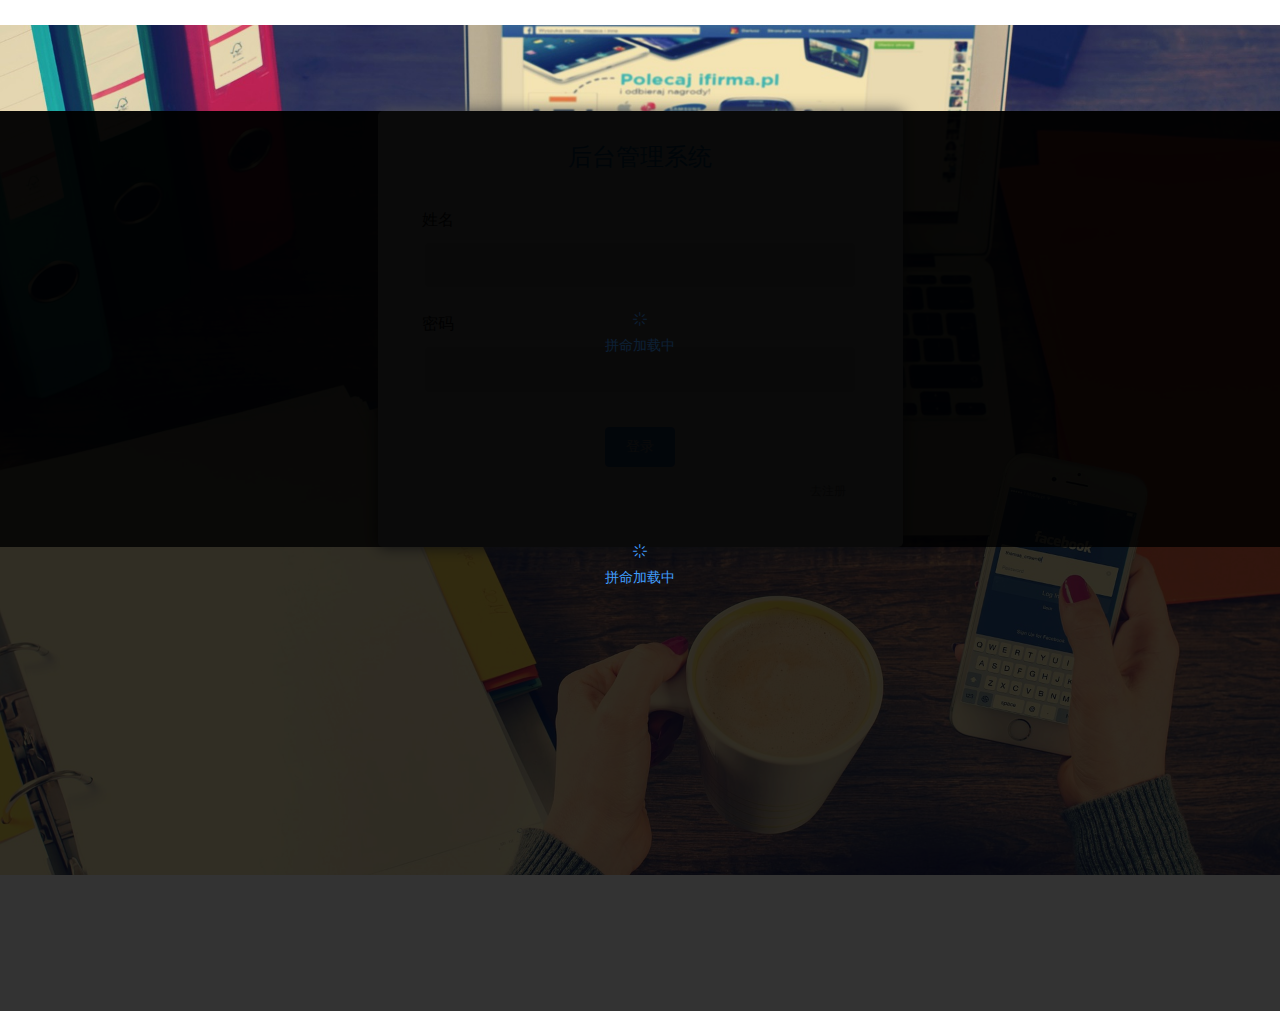
<file: src/main/resources/static/Mi_backend/index.html>
<!DOCTYPE html><html><head><meta charset=utf-8><meta name=viewport content="width=device-width,initial-scale=1"><title>小米后台管理系统</title><link href=./static/css/app.1889c499fba18755cfb044a72d56372b.css rel=stylesheet></head><body><div id=app></div><script type=text/javascript src=./static/js/manifest.3ad1d5771e9b13dbdad2.js></script><script type=text/javascript src=./static/js/vendor.fd0bfaa465341c507f0f.js></script><script type=text/javascript src=./static/js/app.00945f26b4475319c599.js></script></body></html>
</file>
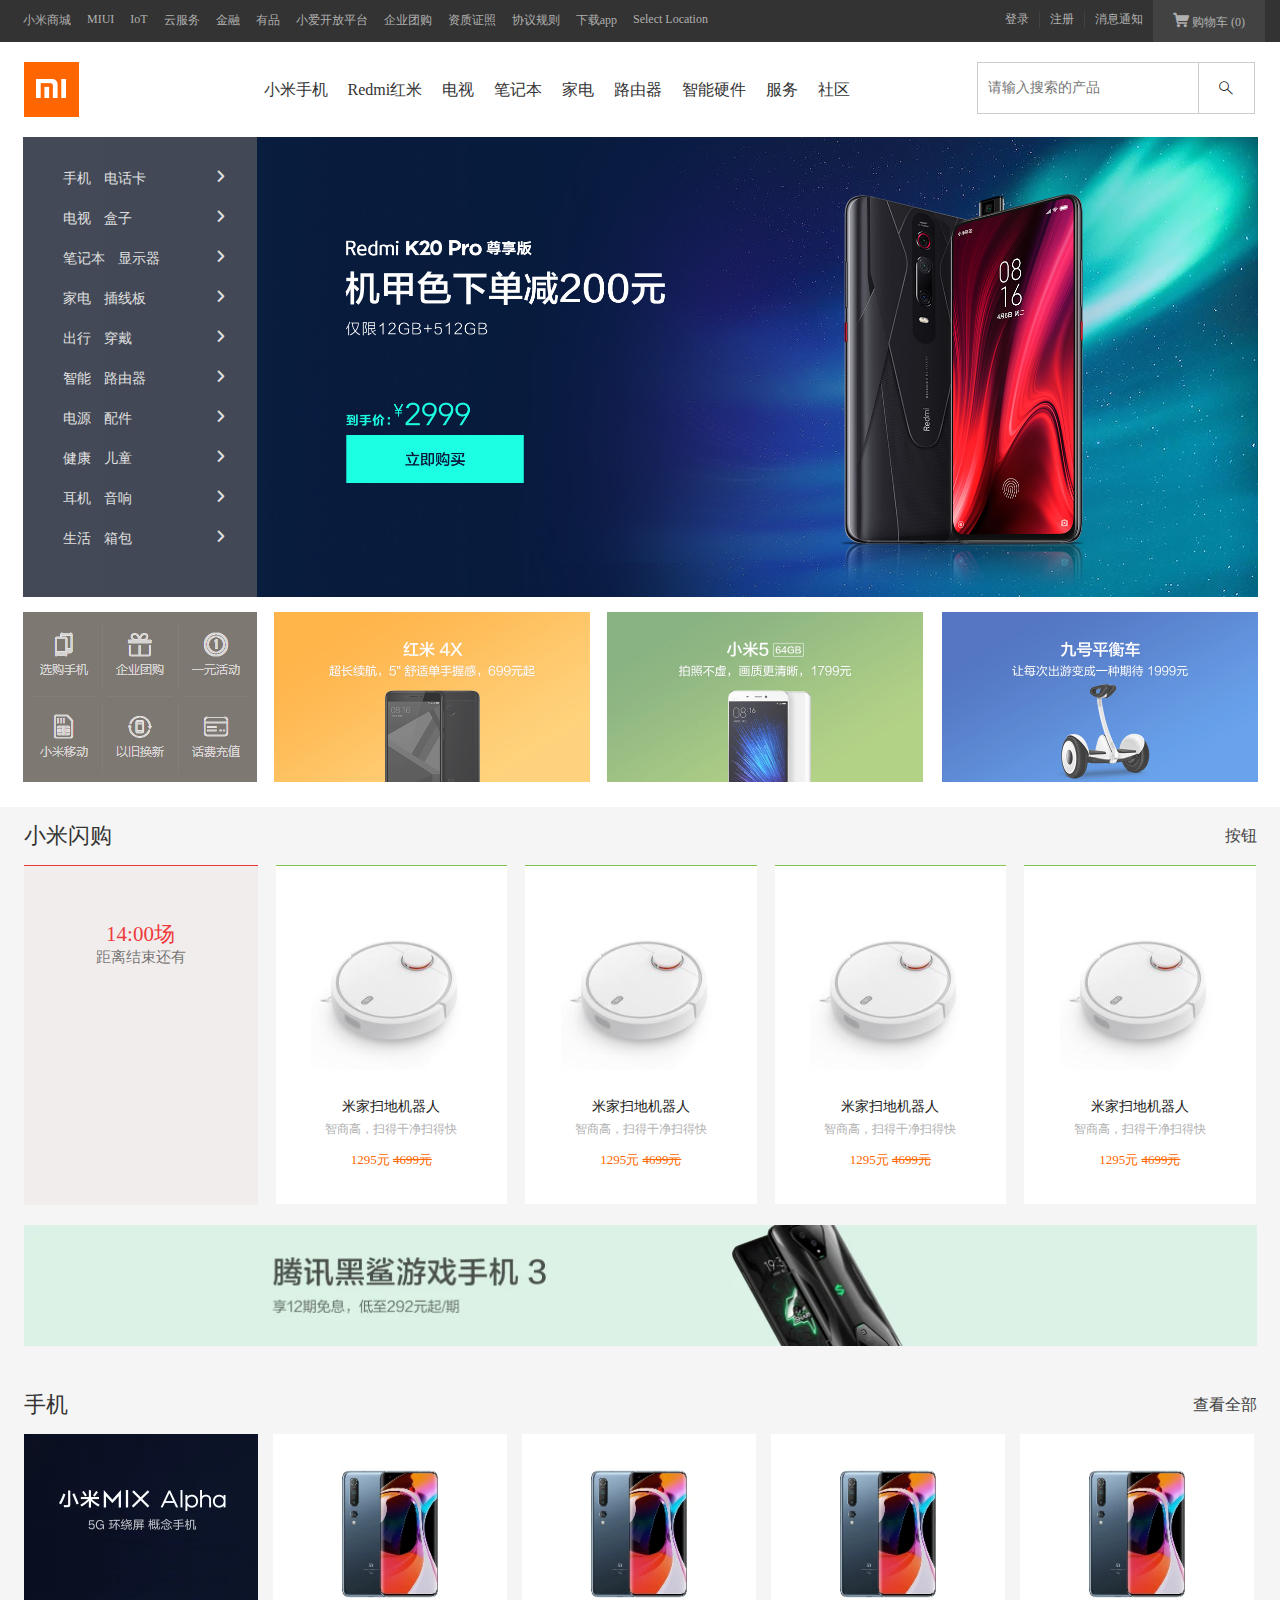
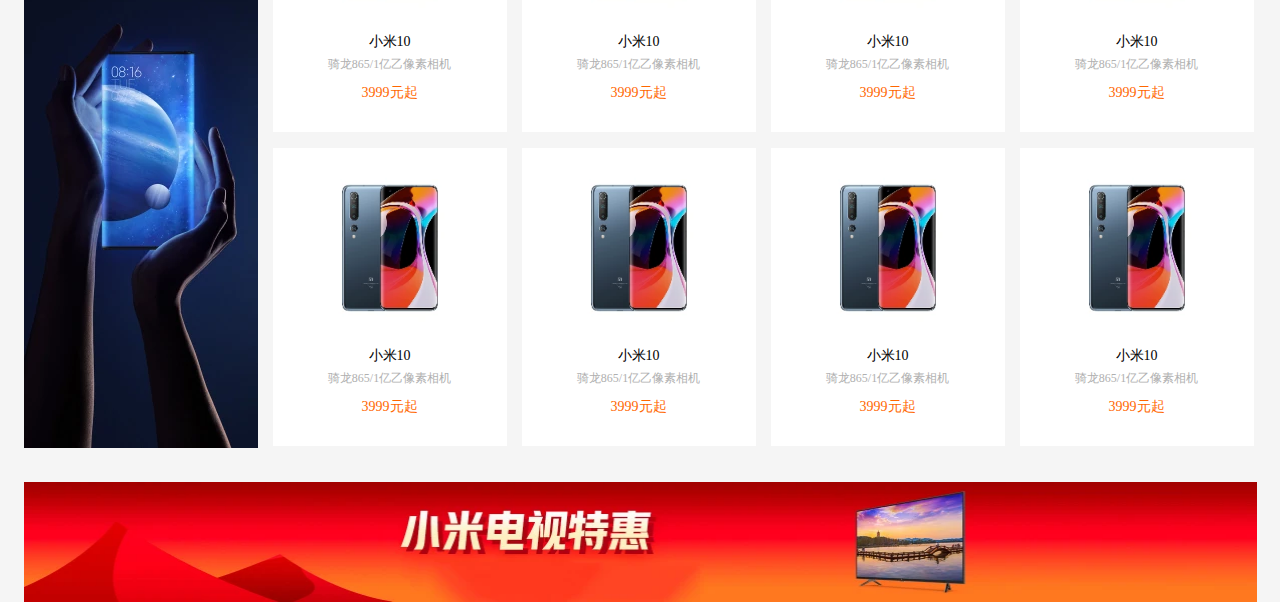
<file: src/main/resources/static/Mi_font/index.html>
<!DOCTYPE html>
<html lang="en">

<head>
	<meta charset="UTF-8">
	<title>小米商城</title>
	<link rel="shortcut icon" href="./images/favicon.ico" type="image/x-icon">
	<link rel="stylesheet" type="text/css" href="./css/cssreset.css">
	<link rel="stylesheet" type="text/css" href="./css/index.css">
	<link rel="stylesheet" href="./css/iconfont/iconfont.css">
	<script src="./js/jquery-1.9.1.min.js"></script>
	<script src="./js/index.js"></script>
	<script type="text/javascript" src="https://webapi.amap.com/maps?v=1.4.15&key=9490902eb5b13ba1741b04b894960658"></script>
</head>

<body>
	<header>
		<div>
			<ul class="left">
				<li><a href="index.html">小米商城</a></li>
				<li><a href="#">MIUI</a></li>
				<li><a href="#">IoT</a></li>
				<li><a href="#">云服务</a></li>
				<li><a href="#">金融</a></li>
				<li><a href="#">有品</a></li>
				<li><a href="#">小爱开放平台</a></li>
				<li><a href="#">企业团购</a></li>
				<li><a href="#">资质证照</a></li>
				<li><a href="#">协议规则</a></li>
				<li><a href="#">下载app</a></li>
				<li><a href="#">Select Location</a></li>
			</ul>

			<div class="loginmsg">
				<div class="shortcar">
					<i class="iconfont icon-gouwuche2"></i>
					<b>购物车</b>
					<span>(0)</span>
					<div class="shortlist">
						<!-- <p>购物车中还没有商品，赶紧选购吧</p> -->
						<ul></ul>
					</div>
				</div>
				<ul class="right">
					<li><a href="./html/login.html">登录</a></li>
					<li><a href="./html/register.html">注册</a></li>
					<li><a href="#">消息通知</a></li>
				</ul>

			</div>

		</div>

	</header>
	<div class="body">

		<div class="top">
			<div class="left">
				<div class="logo">
					<ul>
						<li>
							<img src="./images/mi-home.png" alt="">
						</li>
						<li>
							<img src="./images/mi-logo.png" alt="">
						</li>
					</ul>
				</div>
			</div>
			<div class="nav">
				<ul class="first_list">
					<li>
						小米手机
						<ul class="second_list">
							<li></li>
						</ul>
					</li>
					<li>
						Redmi红米
						<ul>
							<li></li>
						</ul>
					</li>
					<li>
						电视
						<ul>
							<li></li>
						</ul>
					</li>
					<li>
						笔记本
						<ul>
							<li></li>
						</ul>
					</li>
					<li>
						家电
						<ul>
							<li></li>
						</ul>
					</li>
					<li>
						路由器
						<ul>
							<li></li>
						</ul>
					</li>
					<li>
						智能硬件
						<ul>
							<li></li>
						</ul>
					</li>
					<li>
						服务
						<ul>
							<li></li>
						</ul>
					</li>
					<li>
						社区
						<ul>
							<li></li>
						</ul>
					</li>
				</ul>
			</div>
			<div class="search">
				<div class="sea_content">
					<input type="text" placeholder="请输入搜索的产品">
				</div>
				<div class="sea_btn" onclick="Search(this)">
					<i class="iconfont icon-sousuo"></i>
				</div>

			</div>
		</div>

		<div class="banner_y center">
			<div class="nav">
				<ul>
					<li>
						<a href="">手机</a>
						<a href="">电话卡</a>
						<i class="iconfont icon-icon_on_the_right"></i>
						<div class="pop">
							<ol>
								<li onclick="getName(this)">
									<img src="./images/hm4-80.jpg" alt="">
									<span>小米CC9 Pro</span>
								</li>
								<li onclick="getName(this)">
									<img src="./images/hm4-80.jpg" alt="">
									<span>腾讯黑鲨游戏手机3</span>
								</li>
								<li onclick="getName(this)">
									<img src="./images/hm4-80.jpg" alt="">
									<span>小米10 Pro</span>
								</li>
								<li onclick="getName(this)">
									<img src="./images/hm4-80.jpg" alt="">
									<span>Redmi K30</span>
								</li>
								<li onclick="getName(this)">
									<img src="./images/hm4-80.jpg" alt="">
									<span>小米CC9</span>
								</li>
								<li onclick="getName(this)">
									<img src="./images/hm4-80.jpg" alt="">
									<span>小米cc9</span>
								</li>
							</ol>
							<ol>
								<li onclick="getName(this)">
									<img src="./images/hm4-80.jpg" alt="">
									<span>小米cc9</span>
								</li>
								<li onclick="getName(this)">
									<img src="./images/hm4-80.jpg" alt="">
									<span>小米cc9</span>
								</li>
								<li onclick="getName(this)">
									<img src="./images/hm4-80.jpg" alt="">
									<span>小米cc9</span>
								</li>
								<li onclick="getName(this)">
									<img src="./images/hm4-80.jpg" alt="">
									<span>小米cc9</span>
								</li>
								<li onclick="getName(this)">
									<img src="./images/hm4-80.jpg" alt="">
									<span>小米cc9</span>
								</li>
								<li onclick="getName(this)">
									<img src="./images/hm4-80.jpg" alt="">
									<span>小米cc9</span>
								</li>
							</ol>
						</div>
					</li>
					<li>
						<a href="">电视</a>
						<a href="">盒子</a>
						<i class="iconfont icon-icon_on_the_right"></i>
						<div class="pop">
							<ol>
								<li onclick="getName(this)">
									<img src="./images/hm4-80.jpg" alt="">
									小米cc9
								</li>
								<li onclick="getName(this)">
									<img src="./images/hm4-80.jpg" alt="">
									小米cc9
								</li>
								<li onclick="getName(this)">
									<img src="./images/hm4-80.jpg" alt="">
									小米cc9
								</li>
								<li onclick="getName(this)">
									<img src="./images/hm4-80.jpg" alt="">
									小米cc9
								</li>
								<li onclick="getName(this)">
									<img src="./images/hm4-80.jpg" alt="">
									小米cc9
								</li>
								<li onclick="getName(this)">
									<img src="./images/hm4-80.jpg" alt="">
									小米cc9
								</li>
							</ol>
							<ol>
								<li onclick="getName(this)">
									<img src="./images/hm4-80.jpg" alt="">
									小米cc9
								</li>
								<li onclick="getName(this)">
									<img src="./images/hm4-80.jpg" alt="">
									小米cc9
								</li>
								<li onclick="getName(this)">
									<img src="./images/hm4-80.jpg" alt="">
									小米cc9
								</li>
								<li onclick="getName(this)">
									<img src="./images/hm4-80.jpg" alt="">
									小米cc9
								</li>
								<li onclick="getName(this)">
									<img src="./images/hm4-80.jpg" alt="">
									小米cc9
								</li>
								<li onclick="getName(this)">
									<img src="./images/hm4-80.jpg" alt="">
									小米cc9
								</li>
							</ol>
						</div>
					</li>
					<li>
						<a href="">笔记本</a>
						<a href="">显示器</a>
						<i class="iconfont icon-icon_on_the_right"></i>
						<div class="pop">
							<ol>
								<li onclick="getName(this)">
									<img src="./images/hm4-80.jpg" alt="">
									小米cc9
								</li>
								<li onclick="getName(this)">
									<img src="./images/hm4-80.jpg" alt="">
									小米cc9
								</li>
								<li onclick="getName(this)">
									<img src="./images/hm4-80.jpg" alt="">
									小米cc9
								</li>
								<li onclick="getName(this)">
									<img src="./images/hm4-80.jpg" alt="">
									小米cc9
								</li>
								<li onclick="getName(this)">
									<img src="./images/hm4-80.jpg" alt="">
									小米cc9
								</li>
								<li onclick="getName(this)">
									<img src="./images/hm4-80.jpg" alt="">
									小米cc9
								</li>
							</ol>
							<ol>
								<li onclick="getName(this)">
									<img src="./images/hm4-80.jpg" alt="">
									小米cc9
								</li>
								<li onclick="getName(this)">
									<img src="./images/hm4-80.jpg" alt="">
									小米cc9
								</li>
								<li onclick="getName(this)">
									<img src="./images/hm4-80.jpg" alt="">
									小米cc9
								</li>
								<li onclick="getName(this)">
									<img src="./images/hm4-80.jpg" alt="">
									小米cc9
								</li>
								<li onclick="getName(this)">
									<img src="./images/hm4-80.jpg" alt="">
									小米cc9
								</li>
								<li onclick="getName(this)">
									<img src="./images/hm4-80.jpg" alt="">
									小米cc9
								</li>
							</ol>
						</div>
					</li>
					<li>
						<a href="">家电</a>
						<a href="">插线板</a>
						<i class="iconfont icon-icon_on_the_right"></i>
						<div class="pop">
							<ol>
								<li onclick="getName(this)">
									<img src="./images/hm4-80.jpg" alt="">
									小米cc9
								</li>
								<li onclick="getName(this)">
									<img src="./images/hm4-80.jpg" alt="">
									小米cc9
								</li>
								<li onclick="getName(this)">
									<img src="./images/hm4-80.jpg" alt="">
									小米cc9
								</li>
								<li onclick="getName(this)">
									<img src="./images/hm4-80.jpg" alt="">
									小米cc9
								</li>
								<li onclick="getName(this)">
									<img src="./images/hm4-80.jpg" alt="">
									小米cc9
								</li>
								<li onclick="getName(this)">
									<img src="./images/hm4-80.jpg" alt="">
									小米cc9
								</li>
							</ol>
							<ol>
								<li onclick="getName(this)">
									<img src="./images/hm4-80.jpg" alt="">
									小米cc9
								</li>
								<li onclick="getName(this)">
									<img src="./images/hm4-80.jpg" alt="">
									小米cc9
								</li>
								<li onclick="getName(this)">
									<img src="./images/hm4-80.jpg" alt="">
									小米cc9
								</li>
								<li onclick="getName(this)">
									<img src="./images/hm4-80.jpg" alt="">
									小米cc9
								</li>
								<li onclick="getName(this)">
									<img src="./images/hm4-80.jpg" alt="">
									小米cc9
								</li>
								<li onclick="getName(this)">
									<img src="./images/hm4-80.jpg" alt="">
									小米cc9
								</li>
							</ol>
						</div>
					</li>
					<li>
						<a href="">出行</a>
						<a href="">穿戴</a>
						<i class="iconfont icon-icon_on_the_right"></i>
						<div class="pop">
							<ol>
								<li onclick="getName(this)">
									<img src="./images/hm4-80.jpg" alt="">
									小米cc9
								</li>
								<li onclick="getName(this)">
									<img src="./images/hm4-80.jpg" alt="">
									小米cc9
								</li>
								<li onclick="getName(this)">
									<img src="./images/hm4-80.jpg" alt="">
									小米cc9
								</li>
								<li onclick="getName(this)">
									<img src="./images/hm4-80.jpg" alt="">
									小米cc9
								</li>
								<li onclick="getName(this)">
									<img src="./images/hm4-80.jpg" alt="">
									小米cc9
								</li>
								<li onclick="getName(this)">
									<img src="./images/hm4-80.jpg" alt="">
									小米cc9
								</li>
							</ol>
							<ol>
								<li onclick="getName(this)">
									<img src="./images/hm4-80.jpg" alt="">
									小米cc9
								</li>
								<li onclick="getName(this)">
									<img src="./images/hm4-80.jpg" alt="">
									小米cc9
								</li>
								<li onclick="getName(this)">
									<img src="./images/hm4-80.jpg" alt="">
									小米cc9
								</li>
								<li onclick="getName(this)">
									<img src="./images/hm4-80.jpg" alt="">
									小米cc9
								</li>
								<li onclick="getName(this)">
									<img src="./images/hm4-80.jpg" alt="">
									小米cc9
								</li>
								<li onclick="getName(this)">
									<img src="./images/hm4-80.jpg" alt="">
									小米cc9
								</li>
							</ol>
						</div>
					</li>
					<li>
						<a href="">智能</a>
						<a href="">路由器</a>
						<i class="iconfont icon-icon_on_the_right"></i>
						<div class="pop">
							<ol>
								<li onclick="getName(this)">
									<img src="./images/hm4-80.jpg" alt="">
									小米cc9
								</li>
								<li onclick="getName(this)">
									<img src="./images/hm4-80.jpg" alt="">
									小米cc9
								</li>
								<li onclick="getName(this)">
									<img src="./images/hm4-80.jpg" alt="">
									小米cc9
								</li>
								<li onclick="getName(this)">
									<img src="./images/hm4-80.jpg" alt="">
									小米cc9
								</li>
								<li onclick="getName(this)">
									<img src="./images/hm4-80.jpg" alt="">
									小米cc9
								</li>
								<li onclick="getName(this)">
									<img src="./images/hm4-80.jpg" alt="">
									小米cc9
								</li>
							</ol>
							<ol>
								<li onclick="getName(this)">
									<img src="./images/hm4-80.jpg" alt="">
									小米cc9
								</li>
								<li onclick="getName(this)">
									<img src="./images/hm4-80.jpg" alt="">
									小米cc9
								</li>
								<li onclick="getName(this)">
									<img src="./images/hm4-80.jpg" alt="">
									小米cc9
								</li>
								<li onclick="getName(this)">
									<img src="./images/hm4-80.jpg" alt="">
									小米cc9
								</li>
								<li onclick="getName(this)">
									<img src="./images/hm4-80.jpg" alt="">
									小米cc9
								</li>
								<li onclick="getName(this)">
									<img src="./images/hm4-80.jpg" alt="">
									小米cc9
								</li>
							</ol>
						</div>
					</li>
					<li>
						<a href="">电源</a>
						<a href="">配件</a>
						<i class="iconfont icon-icon_on_the_right"></i>
						<div class="pop">
							<ol>
								<li onclick="getName(this)">
									<img src="./images/hm4-80.jpg" alt="">
									小米cc9
								</li>
								<li onclick="getName(this)">
									<img src="./images/hm4-80.jpg" alt="">
									小米cc9
								</li>
								<li onclick="getName(this)">
									<img src="./images/hm4-80.jpg" alt="">
									小米cc9
								</li>
								<li onclick="getName(this)">
									<img src="./images/hm4-80.jpg" alt="">
									小米cc9
								</li>
								<li onclick="getName(this)">
									<img src="./images/hm4-80.jpg" alt="">
									小米cc9
								</li>
								<li onclick="getName(this)">
									<img src="./images/hm4-80.jpg" alt="">
									小米cc9
								</li>
							</ol>
							<ol>
								<li onclick="getName(this)">
									<img src="./images/hm4-80.jpg" alt="">
									小米cc9
								</li>
								<li onclick="getName(this)">
									<img src="./images/hm4-80.jpg" alt="">
									小米cc9
								</li>
								<li onclick="getName(this)">
									<img src="./images/hm4-80.jpg" alt="">
									小米cc9
								</li>
								<li onclick="getName(this)">
									<img src="./images/hm4-80.jpg" alt="">
									小米cc9
								</li>
								<li onclick="getName(this)">
									<img src="./images/hm4-80.jpg" alt="">
									小米cc9
								</li>
								<li onclick="getName(this)">
									<img src="./images/hm4-80.jpg" alt="">
									小米cc9
								</li>
							</ol>
						</div>
					</li>
					<li>
						<a href="">健康</a>
						<a href="">儿童</a>
						<i class="iconfont icon-icon_on_the_right"></i>
						<div class="pop">
							<ol>
								<li onclick="getName(this)">
									<img src="./images/hm4-80.jpg" alt="">
									小米cc9
								</li>
								<li onclick="getName(this)">
									<img src="./images/hm4-80.jpg" alt="">
									小米cc9
								</li>
								<li onclick="getName(this)">
									<img src="./images/hm4-80.jpg" alt="">
									小米cc9
								</li>
								<li onclick="getName(this)">
									<img src="./images/hm4-80.jpg" alt="">
									小米cc9
								</li>
								<li onclick="getName(this)">
									<img src="./images/hm4-80.jpg" alt="">
									小米cc9
								</li>
								<li onclick="getName(this)">
									<img src="./images/hm4-80.jpg" alt="">
									小米cc9
								</li>
							</ol>
							<ol>
								<li onclick="getName(this)">
									<img src="./images/hm4-80.jpg" alt="">
									小米cc9
								</li>
								<li onclick="getName(this)">
									<img src="./images/hm4-80.jpg" alt="">
									小米cc9
								</li>
								<li onclick="getName(this)">
									<img src="./images/hm4-80.jpg" alt="">
									小米cc9
								</li>
								<li onclick="getName(this)">
									<img src="./images/hm4-80.jpg" alt="">
									小米cc9
								</li>
								<li onclick="getName(this)">
									<img src="./images/hm4-80.jpg" alt="">
									小米cc9
								</li>
								<li onclick="getName(this)">
									<img src="./images/hm4-80.jpg" alt="">
									小米cc9
								</li>
							</ol>
						</div>
					</li>
					<li>
						<a href="">耳机</a>
						<a href="">音响</a>
						<i class="iconfont icon-icon_on_the_right"></i>
						<div class="pop">
							<ol>
								<li onclick="getName(this)">
									<img src="./images/hm4-80.jpg" alt="">
									小米cc9
								</li>
								<li onclick="getName(this)">
									<img src="./images/hm4-80.jpg" alt="">
									小米cc9
								</li>
								<li onclick="getName(this)">
									<img src="./images/hm4-80.jpg" alt="">
									小米cc9
								</li>
								<li onclick="getName(this)">
									<img src="./images/hm4-80.jpg" alt="">
									小米cc9
								</li>
								<li onclick="getName(this)">
									<img src="./images/hm4-80.jpg" alt="">
									小米cc9
								</li>
								<li onclick="getName(this)">
									<img src="./images/hm4-80.jpg" alt="">
									小米cc9
								</li>
							</ol>
							<ol>
								<li onclick="getName(this)">
									<img src="./images/hm4-80.jpg" alt="">
									小米cc9
								</li>
								<li onclick="getName(this)">
									<img src="./images/hm4-80.jpg" alt="">
									小米cc9
								</li>
								<li onclick="getName(this)">
									<img src="./images/hm4-80.jpg" alt="">
									小米cc9
								</li>
								<li onclick="getName(this)">
									<img src="./images/hm4-80.jpg" alt="">
									小米cc9
								</li>
								<li onclick="getName(this)">
									<img src="./images/hm4-80.jpg" alt="">
									小米cc9
								</li>
								<li onclick="getName(this)">
									<img src="./images/hm4-80.jpg" alt="">
									小米cc9
								</li>
							</ol>
						</div>
					</li>
					<li>
						<a href="">生活</a>
						<a href="">箱包</a>
						<i class="iconfont icon-icon_on_the_right"></i>
						<div class="pop">
							<ol>
								<li onclick="getName(this)">
									<img src="./images/hm4-80.jpg" alt="">
									小米cc9
								</li>
								<li onclick="getName(this)">
									<img src="./images/hm4-80.jpg" alt="">
									小米cc9
								</li>
								<li onclick="getName(this)">
									<img src="./images/hm4-80.jpg" alt="">
									小米cc9
								</li>
								<li onclick="getName(this)">
									<img src="./images/hm4-80.jpg" alt="">
									小米cc9
								</li>
								<li onclick="getName(this)">
									<img src="./images/hm4-80.jpg" alt="">
									小米cc9
								</li>
								<li onclick="getName(this)">
									<img src="./images/hm4-80.jpg" alt="">
									小米cc9
								</li>
							</ol>
							<ol>
								<li onclick="getName(this)">
									<img src="./images/hm4-80.jpg" alt="">
									小米cc9
								</li>
								<li onclick="getName(this)">
									<img src="./images/hm4-80.jpg" alt="">
									小米cc9
								</li>
								<li onclick="getName(this)">
									<img src="./images/hm4-80.jpg" alt="">
									小米cc9
								</li>
								<li onclick="getName(this)">
									<img src="./images/hm4-80.jpg" alt="">
									小米cc9
								</li>
								<li onclick="getName(this)">
									<img src="./images/hm4-80.jpg" alt="">
									小米cc9
								</li>
								<li onclick="getName(this)">
									<img src="./images/hm4-80.jpg" alt="">
									小米cc9
								</li>
							</ol>
						</div>
					</li>
				</ul>
			</div>

		</div>

		<div class="sub_banner center">
			<div class="sidebar fl">
				<div class="fl"><a href=""><img src="./images/hjh_01.gif"></a></div>
				<div class="fl"><a href=""><img src="./images/hjh_02.gif"></a></div>
				<div class="fl"><a href=""><img src="./images/hjh_03.gif"></a></div>
				<div class="fl"><a href=""><img src="./images/hjh_04.gif"></a></div>
				<div class="fl"><a href=""><img src="./images/hjh_05.gif"></a></div>
				<div class="fl"><a href=""><img src="./images/hjh_06.gif"></a></div>
				<div class="clear"></div>
			</div>
			<div class="datu fl"><a href=""><img src="./images/hongmi4x.png" alt=""></a></div>
			<div class="datu fl"><a href=""><img src="./images/xiaomi5.jpg" alt=""></a></div>
			<div class="datu fr"><a href=""><img src="./images/pinghengche.jpg" alt=""></a></div>
			<div class="clear"></div>


		</div>

		<div class="snapUp">
			<div class="snapUpBox">
				<p>
					<span class="snapUpLeft">小米闪购</span>
					<span class="snapUpRight">按钮</span>
				</p>
				<div class="contenLeft">
					<h4>14:00场</h4>
					<p>距离结束还有</p>
				</div>
				<div class="contentRight">
					<ul>
			            <li>
			                <img src="./images/saodi.jpg">
			                <p class="name">米家扫地机器人</p>
			                <p class="equipped">智商高，扫得干净扫得快</p>
			                <p class="price">1295元 <del>4699元</del></p>
			            </li>
			            <li>
			                <img src="./images/saodi.jpg">
			                <p class="name">米家扫地机器人</p>
			                <p class="equipped">智商高，扫得干净扫得快</p>
			                <p class="price">1295元 <del>4699元</del></p>
			            </li>
			            <li>
			                <img src="./images/saodi.jpg">
			                <p class="name">米家扫地机器人</p>
			                <p class="equipped">智商高，扫得干净扫得快</p>
			                <p class="price">1295元 <del>4699元</del></p>
			            </li>
			            <li>
			                <img src="./images/saodi.jpg">
			                <p class="name">米家扫地机器人</p>
			                <p class="equipped">智商高，扫得干净扫得快</p>
			                <p class="price">1295元 <del>4699元</del></p>
			            </li>
			        </ul>
				</div>
			</div>
		</div>
		<div class="banner3">
			<img src="./images/banner3.jpg">
		</div>
		<div class="phone">
			<div class="phonebox">

				<p>
					<span class="phoneLeft">手机</span>
					<span class="phoneRight">查看全部 <i></i></span>
				</p>
				<div class="contenLeft">
					<img src="./images/alpha.jpg">
				</div>
				<div class="contentRight">
					<ul>
			            <li>
			                <img src="./images/mi10.jpg">
			                <p class="name">小米10</p>
			                <p class="equipped">骑龙865/1亿乙像素相机</p>
			                <p class="price">3999元起</p>
			            </li>
			            <li>
			                <img src="./images/mi10.jpg">
			                <p class="name">小米10</p>
			                <p class="equipped">骑龙865/1亿乙像素相机</p>
			                <p class="price">3999元起</p>
			            </li>
			            <li>
			                <img src="./images/mi10.jpg">
			                <p class="name">小米10</p>
			                <p class="equipped">骑龙865/1亿乙像素相机</p>
			                <p class="price">3999元起</p>
			            </li>
			            <li>
			                <img src="./images/mi10.jpg">
			                <p class="name">小米10</p>
			                <p class="equipped">骑龙865/1亿乙像素相机</p>
			                <p class="price">3999元起</p>
			            </li>
			            <li>
			                <img src="./images/mi10.jpg">
			                <p class="name">小米10</p>
			                <p class="equipped">骑龙865/1亿乙像素相机</p>
			                <p class="price">3999元起</p>
			            </li>
			            <li>
			                <img src="./images/mi10.jpg">
			                <p class="name">小米10</p>
			                <p class="equipped">骑龙865/1亿乙像素相机</p>
			                <p class="price">3999元起</p>
			            </li>
			            <li>
			                <img src="./images/mi10.jpg">
			                <p class="name">小米10</p>
			                <p class="equipped">骑龙865/1亿乙像素相机</p>
			                <p class="price">3999元起</p>
			            </li>
			            <li>
			                <img src="./images/mi10.jpg">
			                <p class="name">小米10</p>
			                <p class="equipped">骑龙865/1亿乙像素相机</p>
			                <p class="price">3999元起</p>
			            </li>
			        </ul>
				</div>
			</div>
		</div>
		<div class="banner4">
			<img src="./images/banner4.jpg">
		</div>
	</div>

	<footer></footer>


</body>

</html>
</file>
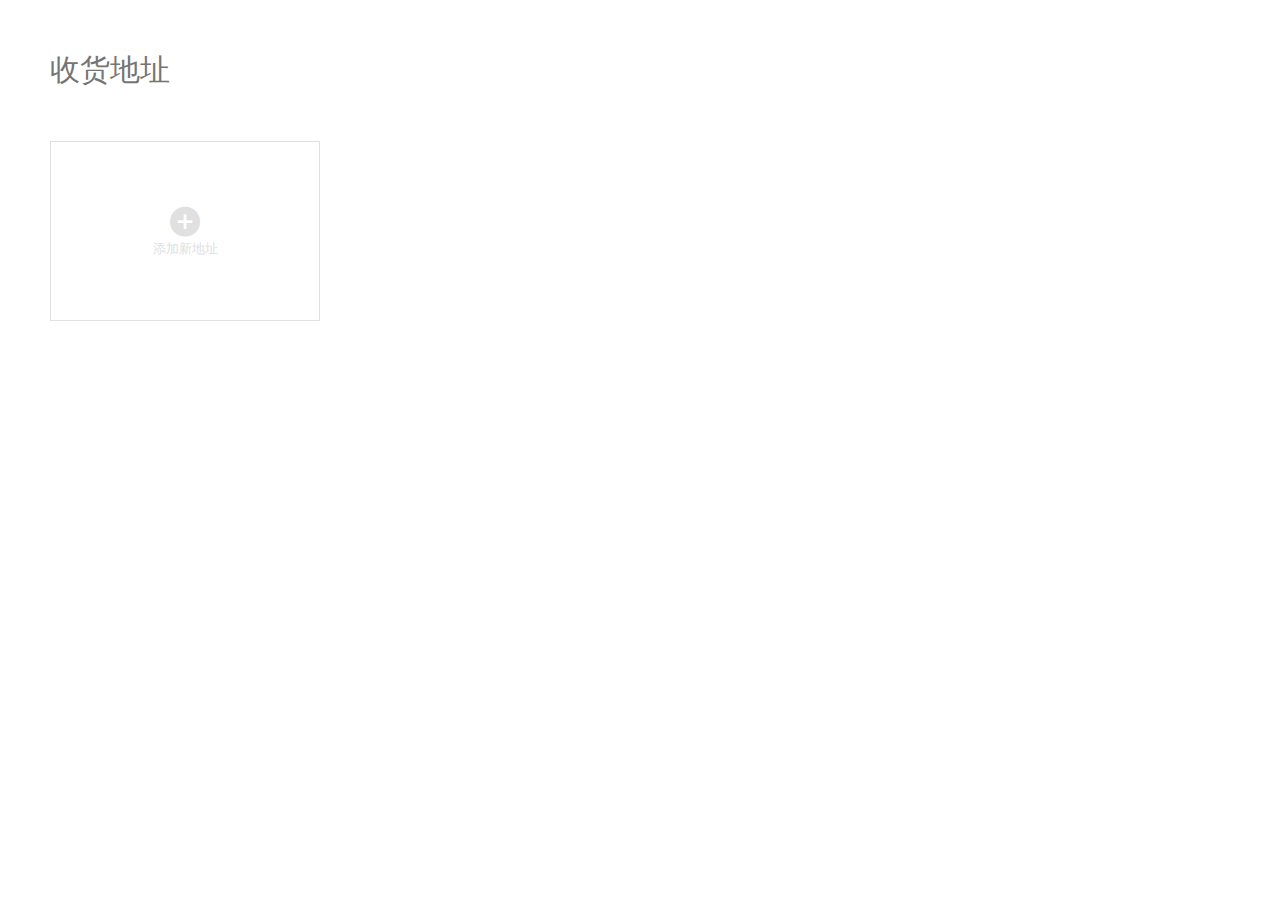
<file: src/main/resources/static/Mi_font/html/adress.html>
<!DOCTYPE html>
<html lang="en">
<head>
    <meta charset="UTF-8">
    <meta name="viewport" content="width=device-width, initial-scale=1.0">
    <meta http-equiv="X-UA-Compatible" content="ie=edge">
    <title>收货地址</title>
    <link rel="stylesheet" href="../css/cssreset.css">
    <link rel="stylesheet" href="../css/iconfont/iconfont.css">
    <link rel="stylesheet" href="../css/adress.css">
    <script src="../js/jquery-1.9.1.min.js"></script>
    <script src="../js/adress.js"></script>
</head>
<body>
    <div class="box">
        <h1>收货地址</h1>
        <div class="adress">
            <div>
                <i class="iconfont icon-jiahao"></i>
                <i>添加新地址</i>
            </div>
        </div>
    </div>

    
</body>
</html>
</file>
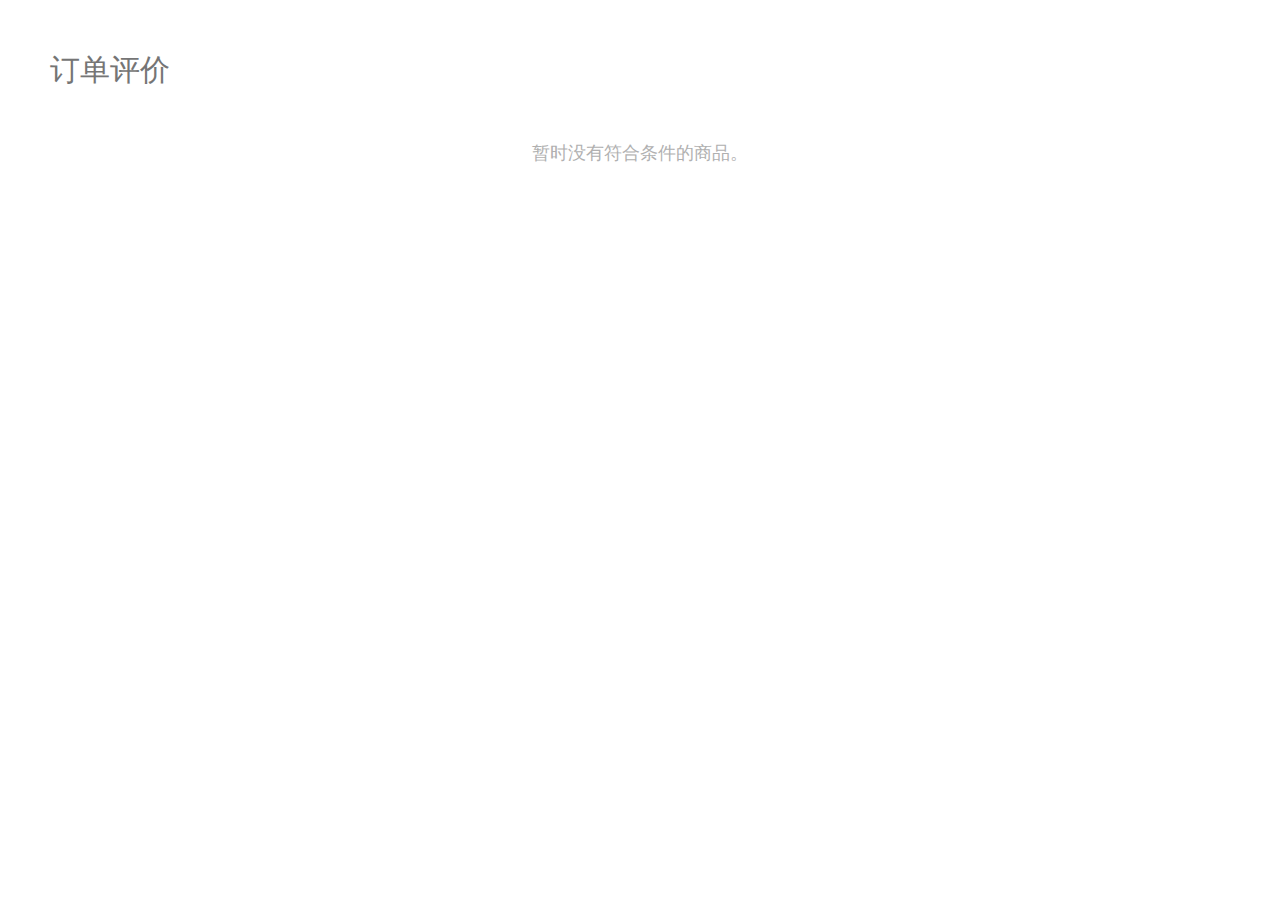
<file: src/main/resources/static/Mi_font/html/evaluation.html>
<!DOCTYPE html>
<html lang="en">
<head>
    <meta charset="UTF-8">
    <meta name="viewport" content="width=device-width, initial-scale=1.0">
    <meta http-equiv="X-UA-Compatible" content="ie=edge">
    <title>商品评价</title>
    <link rel="stylesheet" href="../css/cssreset.css">
    <link rel="stylesheet" href="../css/evaluation.css" >
</head>
<body>
    <div class="box">
        <h1>订单评价</h1>
        <p>暂时没有符合条件的商品。</p>
    </div>
</body>
</html>
</file>
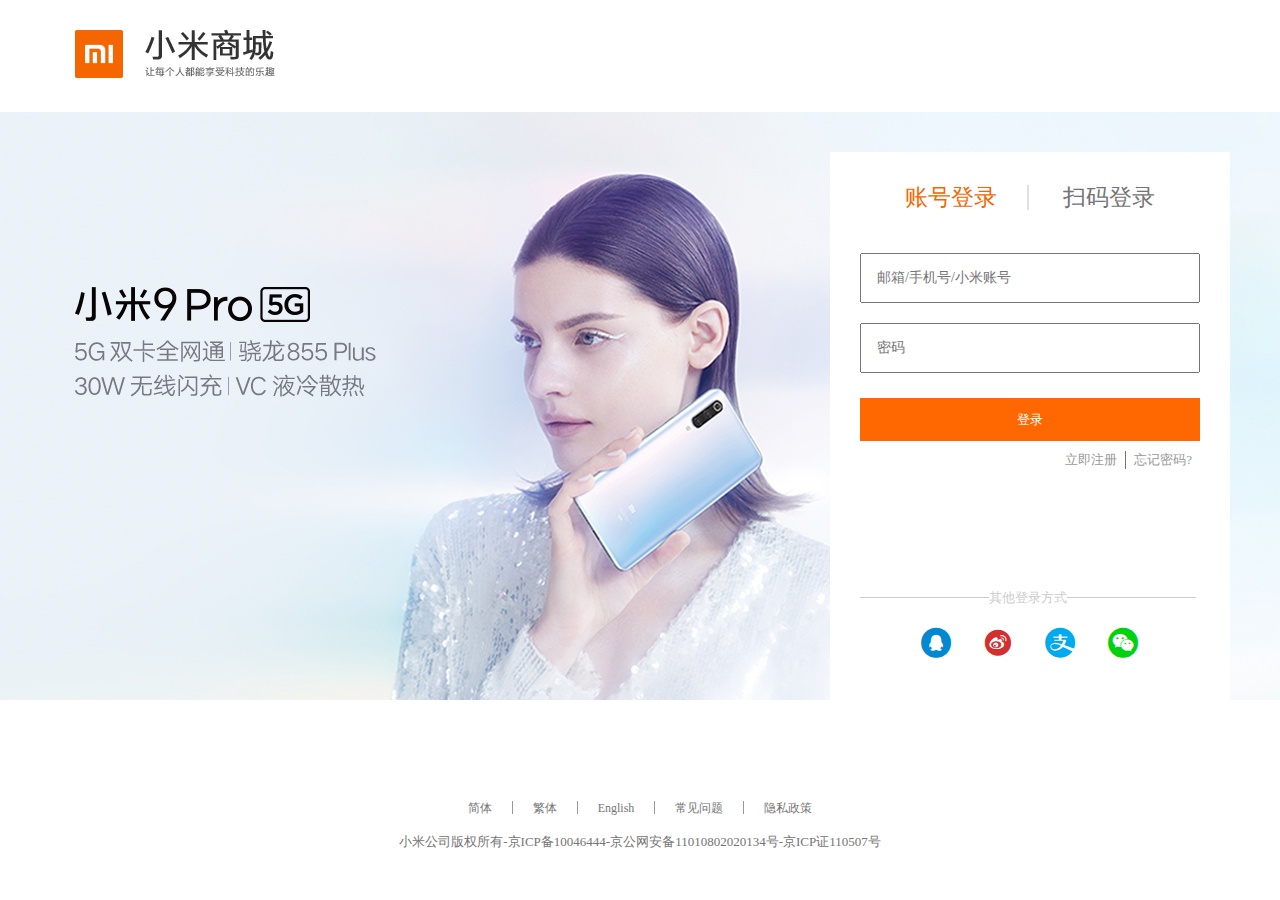
<file: src/main/resources/static/Mi_font/html/login.html>
<!DOCTYPE html>
<html lang="en">
<head>
	<meta charset="UTF-8">
	<title>小米账号 - 登录</title>
	<link rel="shortcut icon" href="../images/favicon.ico" type="image/x-icon">
	<link rel="stylesheet" type="text/css" href="../css/cssreset.css">
	<link rel="stylesheet" href="../css/iconfont/iconfont.css">
	<link rel="stylesheet" type="text/css" href="../css/login.css">
	<script type="text/javascript" src="../js/jquery-1.9.1.min.js"></script>
	<script type="text/javascript" src="../js/login.js"></script>
	<script type="text/javascript" src="https://webapi.amap.com/maps?v=1.4.15&key=9490902eb5b13ba1741b04b894960658">
	</script>
</head>
<body>
	<header>
		<img src="../images/mistore_logo.png">
	</header>
	<div class="box">
		<form class="login_msg">
			<p class="title">
				<span class="check">账号登录</span>
				<span>扫码登录</span>
			</p>
			<div class="account show">
				<p><input type="text" name="username" placeholder="邮箱/手机号/小米账号"></p>
				<p><input type="password" name="password" placeholder="密码"></p>
				<p><input type="button" value="登录" onclick="commit(this)"></p>
				<div>
					<a href="#"><span>忘记密码?</span></a>
					<a href="./register.html"><span>立即注册</span></a>
				</div>
				<div class="otherway">
					<ul>
						<li class="line"></li>
						<li class="text">其他登录方式</li>
						<li class="line"></li>
					</ul>
					<ol>
						<li>
							<a href="#" title="QQ登录" class="iconfont icon-QQ"></a>
						</li>
						<li>
							<a href="#" title="微博登录" class="iconfont icon-weibo"></a>
						</li>
						<li>
							<a href="#" title="支付宝登录" class="iconfont icon-zhifubao"></a>
						</li>
						<li>
							<a href="#" title="微信登录" class="iconfont icon-weixin"></a>
						</li>
					</ol>
				</div>
			</div>
			
			<div class="code">
				<img src="../images/download.png" alt="">
				<p>使用<a href="">小米商城APP</a>扫一扫</p>
				<p>小米手机可打开「设置」>「小米帐号」扫码登录</p>
			</div>
		</form>
		
	</div>
	<footer>
		<ul>
			<li><a href="#">简体</a></li>
			<li><a href="#">繁体</a></li>
			<li><a href="#">English</a></li>
			<li><a href="#">常见问题</a></li>
			<li><a href="#">隐私政策</a></li>
		</ul>
		<p>小米公司版权所有-京ICP备10046444-京公网安备11010802020134号-京ICP证110507号</p>
	</footer>
</body>
</html>
</file>
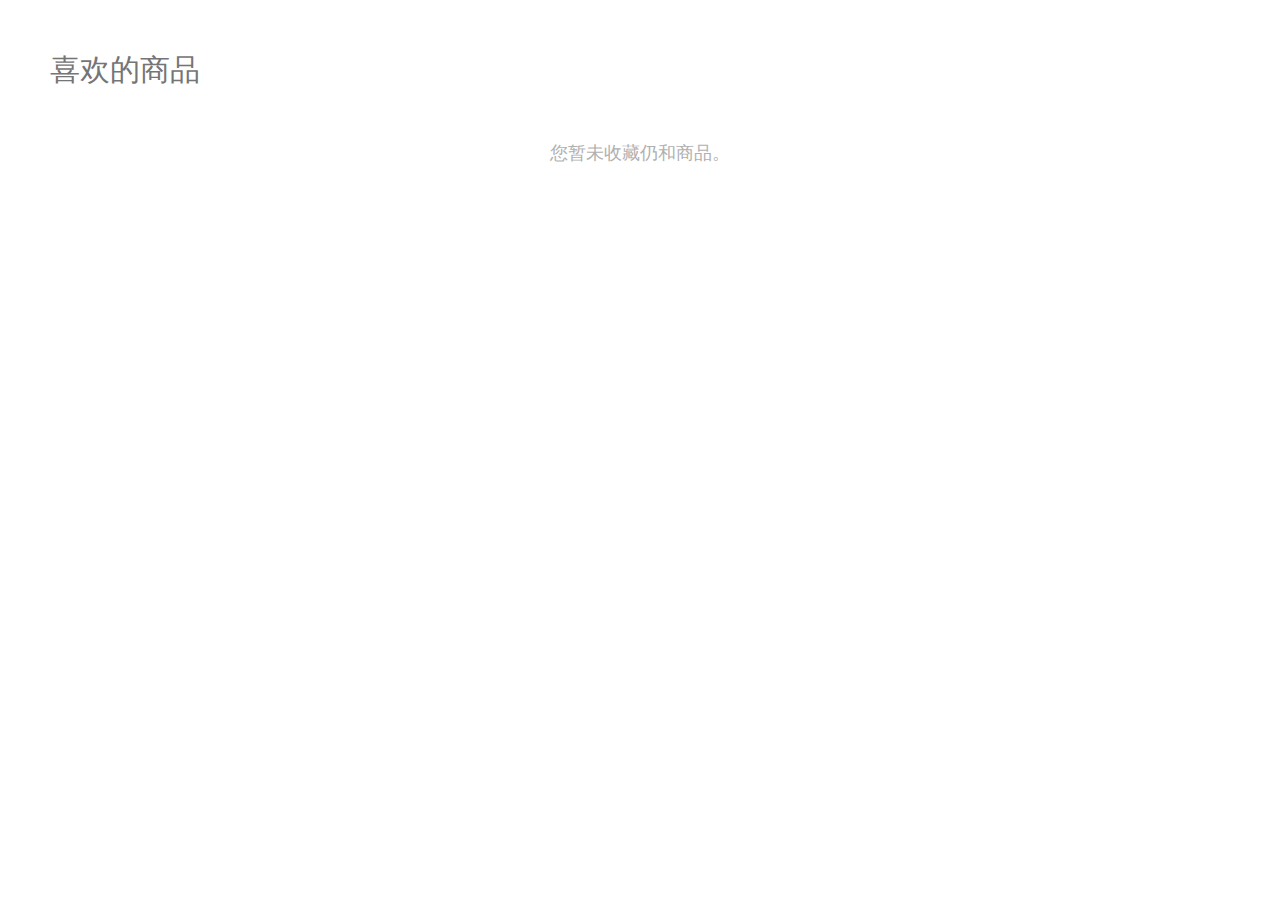
<file: src/main/resources/static/Mi_font/html/myFavorite.html>
<!DOCTYPE html>
<html lang="en">
<head>
    <meta charset="UTF-8">
    <meta name="viewport" content="width=device-width, initial-scale=1.0">
    <meta http-equiv="X-UA-Compatible" content="ie=edge">
    <link rel="stylesheet" href="../css/cssreset.css">
    <link rel="stylesheet" href="../css/myFavorite.css">
    <title>我的收藏夹</title>
</head>
<body>
    <div class="box">
        <h1>喜欢的商品</h1>
        <p>您暂未收藏仍和商品。</p>
    </div>
</body>
</html>
</file>
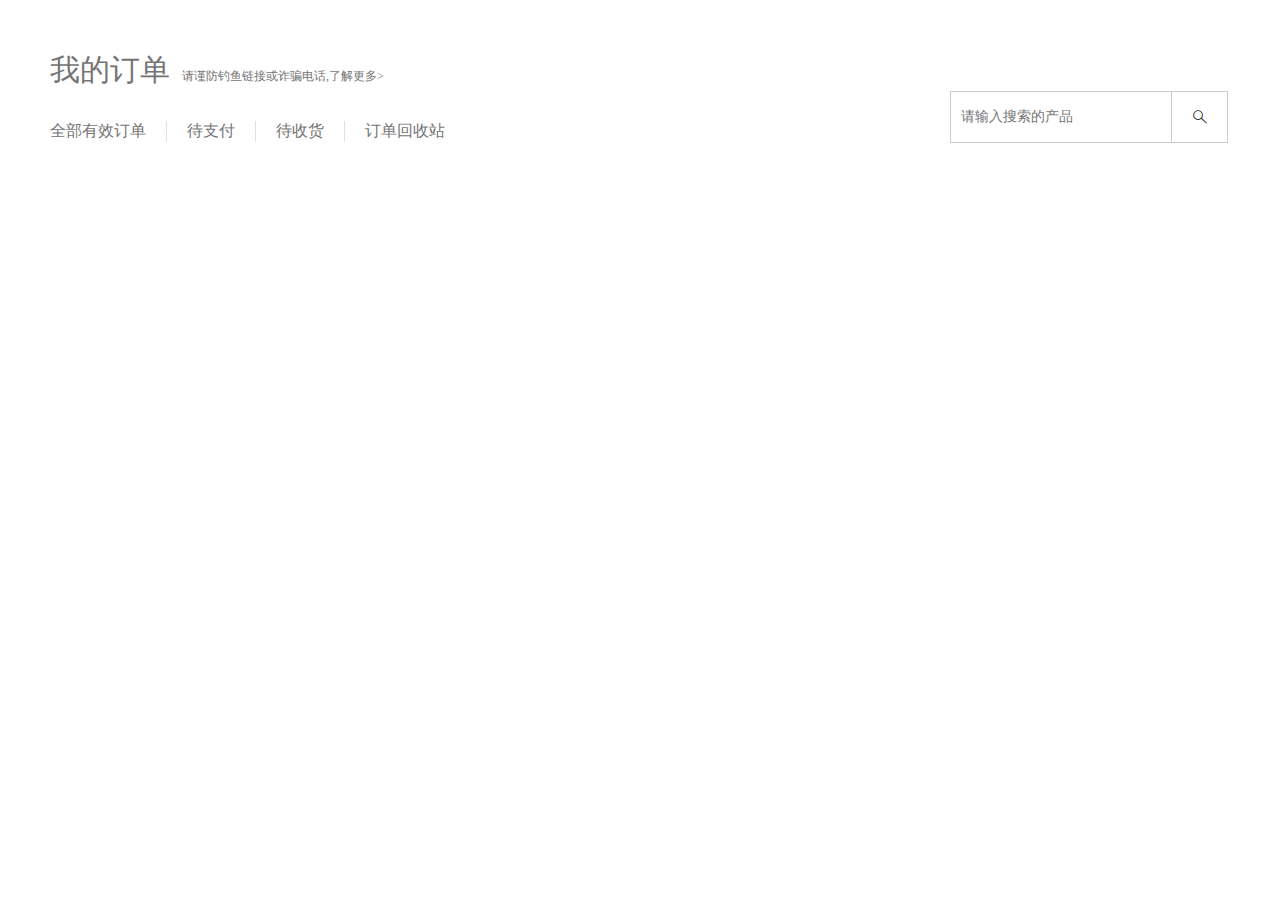
<file: src/main/resources/static/Mi_font/html/myOrder.html>
<!DOCTYPE html>
<html lang="en">
<head>
    <meta charset="UTF-8">
    <meta name="viewport" content="width=device-width, initial-scale=1.0">
    <meta http-equiv="X-UA-Compatible" content="ie=edge">
    <title>我的订单-小米商城</title>
    <link rel="stylesheet" href="../css/cssreset.css">
    <link rel="stylesheet" href="../css/iconfont/iconfont.css">
    <link rel="stylesheet" href="../css/myOrder.css">
    <script src="../js/jquery-1.9.1.min.js"></script>
    <script src="../js/myOrder.js"></script>
</head>
<body>
    <div class="box">
        <div class="title">
            <h1>我的订单</h1>
            <span>请谨防钓鱼链接或诈骗电话,<a href="">了解更多&gt;</a></span>
        </div>
        
        <nav>
            <ul>
                <li>全部有效订单</li>
                <li>待支付</li>
                <li>待收货</li>
                <li>订单回收站</li>
            </ul>
        </nav>
        
        
            <div class="search">
                <div class="sea_content">
                    <input type="text" placeholder="请输入搜索的产品">
                </div>
                <div class="sea_btn">
                    <i class="iconfont icon-sousuo"></i>
                </div>

            </div>
        
        
    </div>
    
</body>
</html>
</file>
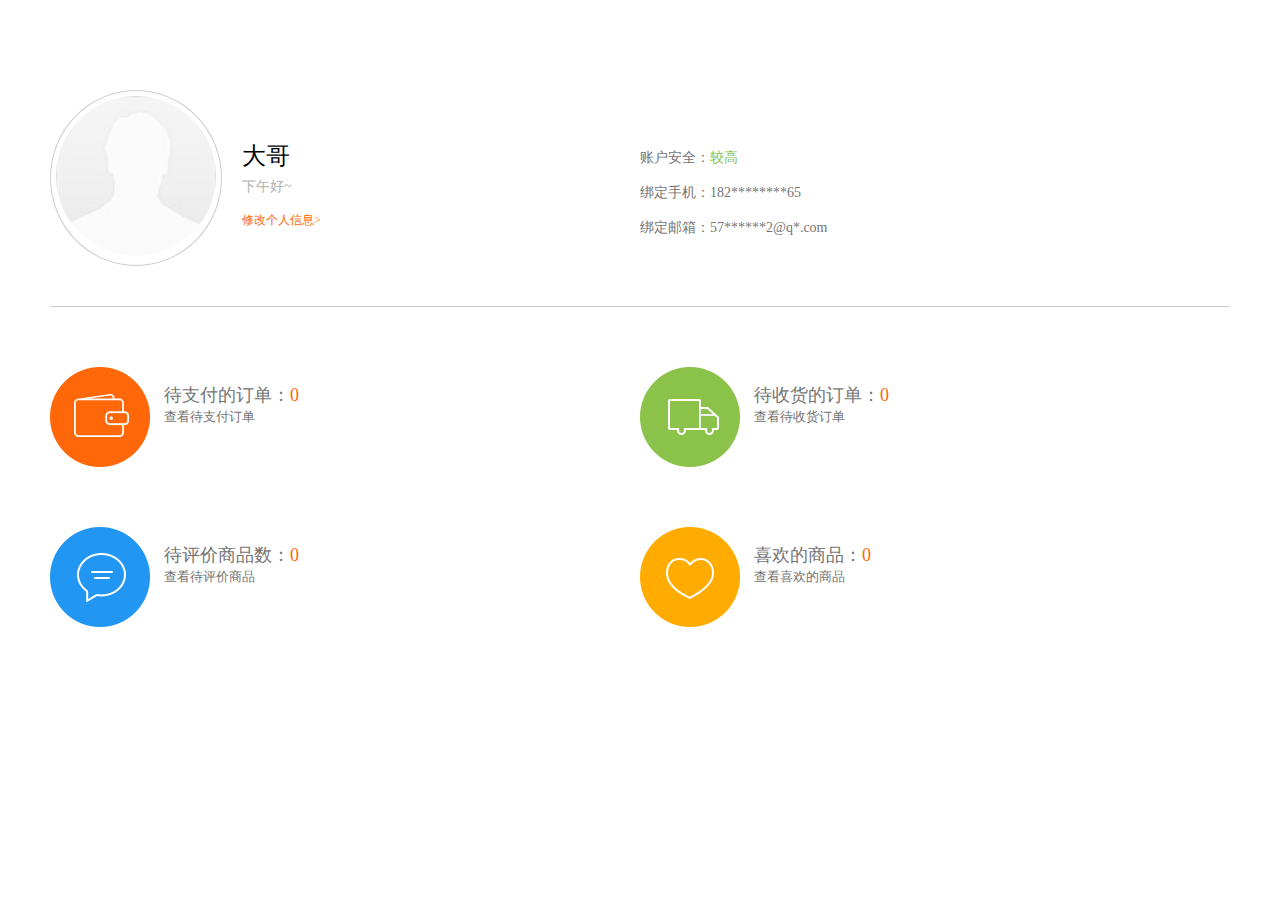
<file: src/main/resources/static/Mi_font/html/myPersonCenter.html>
<!DOCTYPE html>
<html lang="en">
<head>
    <meta charset="UTF-8">
    <meta name="viewport" content="width=device-width, initial-scale=1.0">
    <meta http-equiv="X-UA-Compatible" content="ie=edge">
    <title>个人中心</title>
    <link rel="stylesheet" type="text/css" href="../css/cssreset.css">
    <link rel="stylesheet" href="../css/myPersonCenter.css">
</head>
<body>
    <div class="box">
        <div class="person-msg">
            <div class="msg-left">
                <div class="msg-pic"><img src="../images/person_pic.jpg" alt=""></div>
                <div>
                    <h3>大哥</h3>
                    <span>下午好~</span>
                    <a href="#">修改个人信息&gt;</a>
                </div>
            </div>
            <div class="msg-right">
                <ul>
                    <li><span>账户安全：</span><i class="safety">较高</i></li>
                    <li><span>绑定手机：</span><i>182********65</i></li>
                    <li><span>绑定邮箱：</span><i>57******2@q*.com</i></li>
                </ul>
            </div>
        </div>
        <div class="order-msg">
            <ul>
                <li>
                    <div>
                        <img src="../images/portal-icon-1.png" alt="">
                    </div>
                    
                    <div>
                        <span>待支付的订单：<i>0</i></span>
                        <span>查看待支付订单</span>
                    </div>
                </li>
                <li>
                    <img src="../images/portal-icon-2.png" alt="">
                    <div>
                        <span>待收货的订单：<i>0</i></span>
                        <span>查看待收货订单</span>
                    </div>
                </li>
                <li>
                    <img src="../images/portal-icon-3.png" alt="">
                    <div>
                        <span>待评价商品数：<i>0</i></span>
                        <span>查看待评价商品</span>
                    </div>
                </li>
                <li>
                    <img src="../images/portal-icon-4.png" alt="">
                    <div>
                        <span>喜欢的商品：<i>0</i></span>
                        <span>查看喜欢的商品</span>
                    </div>
                </li>
            </ul>
        </div>
    </div>
</body>
</html>
</file>
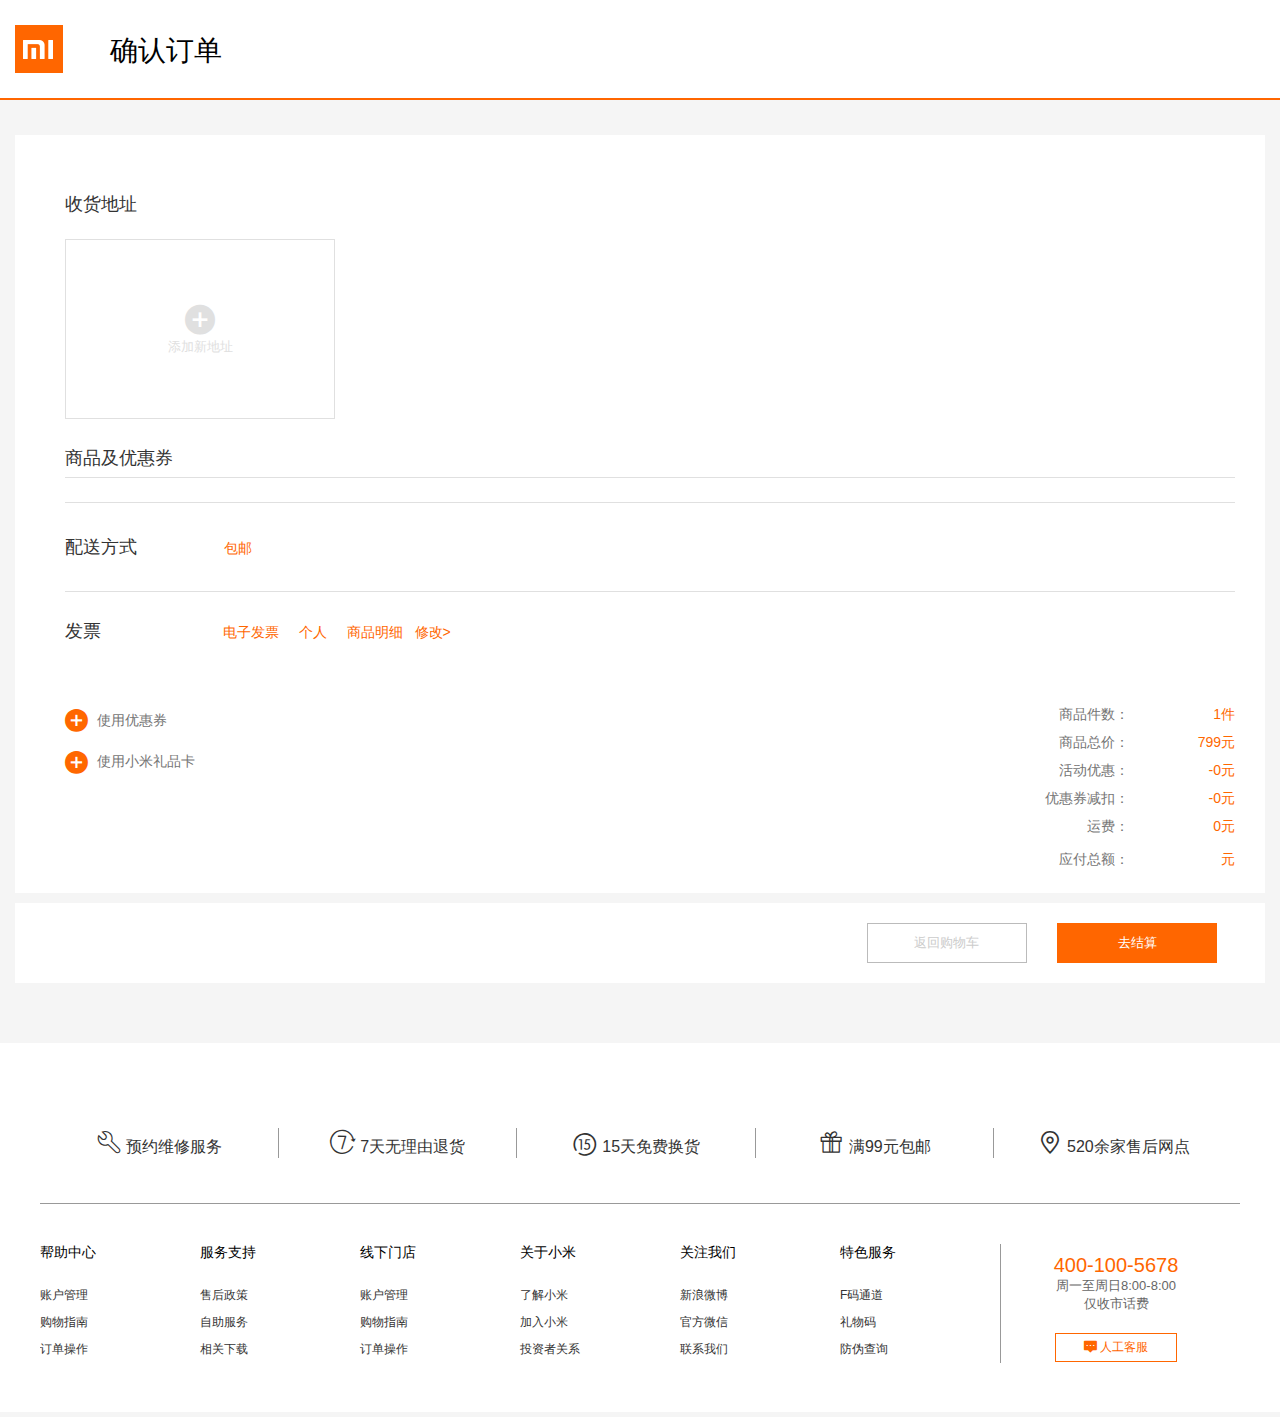
<file: src/main/resources/static/Mi_font/html/orderMsg.html>
<!DOCTYPE html>
<html lang="en">
<head>
    <meta charset="UTF-8">
    <meta name="viewport" content="width=device-width, initial-scale=1.0">
    <meta http-equiv="X-UA-Compatible" content="ie=edge">
    <title>填写订单信息</title>
    <link rel="shortcut icon" href="../images/favicon.ico" type="image/x-icon">
    <link rel="stylesheet" type="text/css" href="../css/cssreset.css">
    <link rel="stylesheet" href="../css/iconfont/iconfont.css">
    <link rel="stylesheet" href="../css/orderMsg.css">
    <script src="../js/jquery-1.9.1.min.js"></script>
    <script src="../js/orderMsg.js"></script>
</head>
<body>
    <div class="top">
        <div class="top_box">
            <div class="logo">
                <ul>
                    <li>
                        <img src="../images/mi-home.png" alt="">
                    </li>
                    <li>
                        <img src="../images/mi-logo.png" alt="">
                    </li>
                </ul>
            </div>

            <h2>确认订单</h2>


        </div>
    </div>

    <div class="content">
        <table>
            <tr>
                <td>
                    <h3>收货地址</h3>
                </td>
            </tr>
            <tr>
                <td>
                    <ul class="adresslist">
                        <li>
                            <div class="adress">
                                <div>
                                    <i class="iconfont icon-jiahao"></i>
                                    <i>添加新地址</i>
                                </div>
                            </div>
                        </li>
                    </ul>
                </td>
            </tr>
            <tr>
                <td>
                    <h3>商品及优惠券</h3>
                </td>
            </tr>
            <tr class="order_list">
                <td>
                    <ul>
                    </ul>
                </td>
            </tr>
            <tr class="distribution">
                <td>
                    <h3>配送方式</h3>
                    <span>包邮</span>
                </td>
            </tr>
            <tr class="invoice">
                <td>
                    <h3>发票</h3>
                    <span>电子发票</span>
                    <span>个人</span>
                    <span>商品明细</span>
                    <a href="#">修改&gt;</a>
                </td>
            </tr>
        </table>
        <div class="box">
            <div class="coupon">
                <ol>
                    <li>
                        <i class="iconfont icon-jiahao"></i>
                        <span>使用优惠券</span>
                    </li>
                    <li>
                        <i class="iconfont icon-jiahao"></i>
                        <span>使用小米礼品卡</span>
                    </li>
                </ol>
            </div>
            <div class="account">
                <ul>
                    <li>
                        <i>商品件数：</i>
                        <span id="count">1件</span>
                    </li>
                    <li>
                        <i>商品总价：</i>
                        <span class="prclist">799元</span>
                    </li>
                    <li>
                        <i>活动优惠：</i>
                        <span>-0元</span>
                    </li>
                    <li>
                        <i>优惠券减扣：</i>
                        <span>-0元</span>
                    </li>
                    <li>
                        <i>运费：</i>
                        <span>0元</span>
                    </li>
                    <li>
                        <i>应付总额：</i>
                        <span><b id="allprc"></b>元</span>
                    </li>
                </ul>
            </div>
        </div>


    </div>

    <div class="pay">
        <button onclick="window.history.back();">返回购物车</button>
        <button onclick="settlement()">去结算</button>
    </div>

    <div class="widget widget1" id="window" hidden="hidden">
        <div class="body">
            <div class="top">
                <span class="title">添加收货地址</span>
                <span class="close">
                    <i class="iconfont icon-guanbi"></i>
                </span>

            </div>
            <div class="container">
                <input type="text" class="name" name="" placeholder="姓名">
                <input type="text" class="phonenumber" name="" placeholder="手机号">
                <textarea class="adressdetail" placeholder="详细地址"></textarea>

                <input type="text" class="tag" name="" placeholder="地址标签">
            </div>
            <p class="bottom">
                <button class="save">保存</button>
                <button class="cancle">取消</button>
            </p>
        </div>
    </div>

    

    <div class="trademark">
        <ul>
            <li>
                <a href="#">
                    <i class="iconfont icon-banshou"></i>
                    <span>预约维修服务</span>
                </a>
            </li>
            <li>
                <a href="#">
                    <i class="iconfont icon-7tianwuliyoutuihuo"></i>
                    <span>7天无理由退货</span>
                </a>
            </li>
            <li>
                <a href="#">
                    <i class="iconfont icon-15tianwuliyoutuihuo"></i>
                    <span>15天免费换货</span>
                </a>
            </li>
            <li>
                <a href="#">
                    <i class="iconfont icon-lipin"></i>
                    <span>满99元包邮</span>
                </a>
            </li>
            <li>
                <a href="#">
                    <i class="iconfont icon-dingwei-xianxing"></i>
                    <span>520余家售后网点</span>
                </a>
            </li>
        </ul>
        <div class="links">
            <ol>
                <li>
                    <dl>
                        <dt>帮助中心</dt>
                        <dd><a href="#">账户管理</a></dd>
                        <dd><a href="#">购物指南</a></dd>
                        <dd><a href="#">订单操作</a></dd>
                    </dl>
                </li>
                <li>
                    <dl>
                        <dt>服务支持</dt>
                        <dd><a href="#">售后政策</a></dd>
                        <dd><a href="#">自助服务</a></dd>
                        <dd><a href="#">相关下载</a></dd>
                    </dl>
                </li>
                <li>
                    <dl>
                        <dt>线下门店</dt>
                        <dd><a href="#">账户管理</a></dd>
                        <dd><a href="#">购物指南</a></dd>
                        <dd><a href="#">订单操作</a></dd>
                    </dl>
                </li>
                <li>
                    <dl>
                        <dt>关于小米</dt>
                        <dd><a href="#">了解小米</a></dd>
                        <dd><a href="#">加入小米</a></dd>
                        <dd><a href="#">投资者关系</a></dd>
                    </dl>
                </li>
                <li>
                    <dl>
                        <dt>关注我们</dt>
                        <dd><a href="#">新浪微博</a></dd>
                        <dd><a href="#">官方微信</a></dd>
                        <dd><a href="#">联系我们</a></dd>
                    </dl>
                </li>
                <li>
                    <dl>
                        <dt>特色服务</dt>
                        <dd><a href="#">F码通道</a></dd>
                        <dd><a href="#">礼物码</a></dd>
                        <dd><a href="#">防伪查询</a></dd>
                    </dl>
                </li>
            </ol>
            <div class="ctctDetails">
                <h4>400-100-5678</h4>
                <p>周一至周日8:00-8:00</p>
                <p>仅收市话费</p>

                <div class="person">
                    <i class="iconfont icon-rengongkefu"></i>
                    <span>人工客服</span>
                </div>
            </div>
        </div>
    </div>
</body>
</html>
</file>
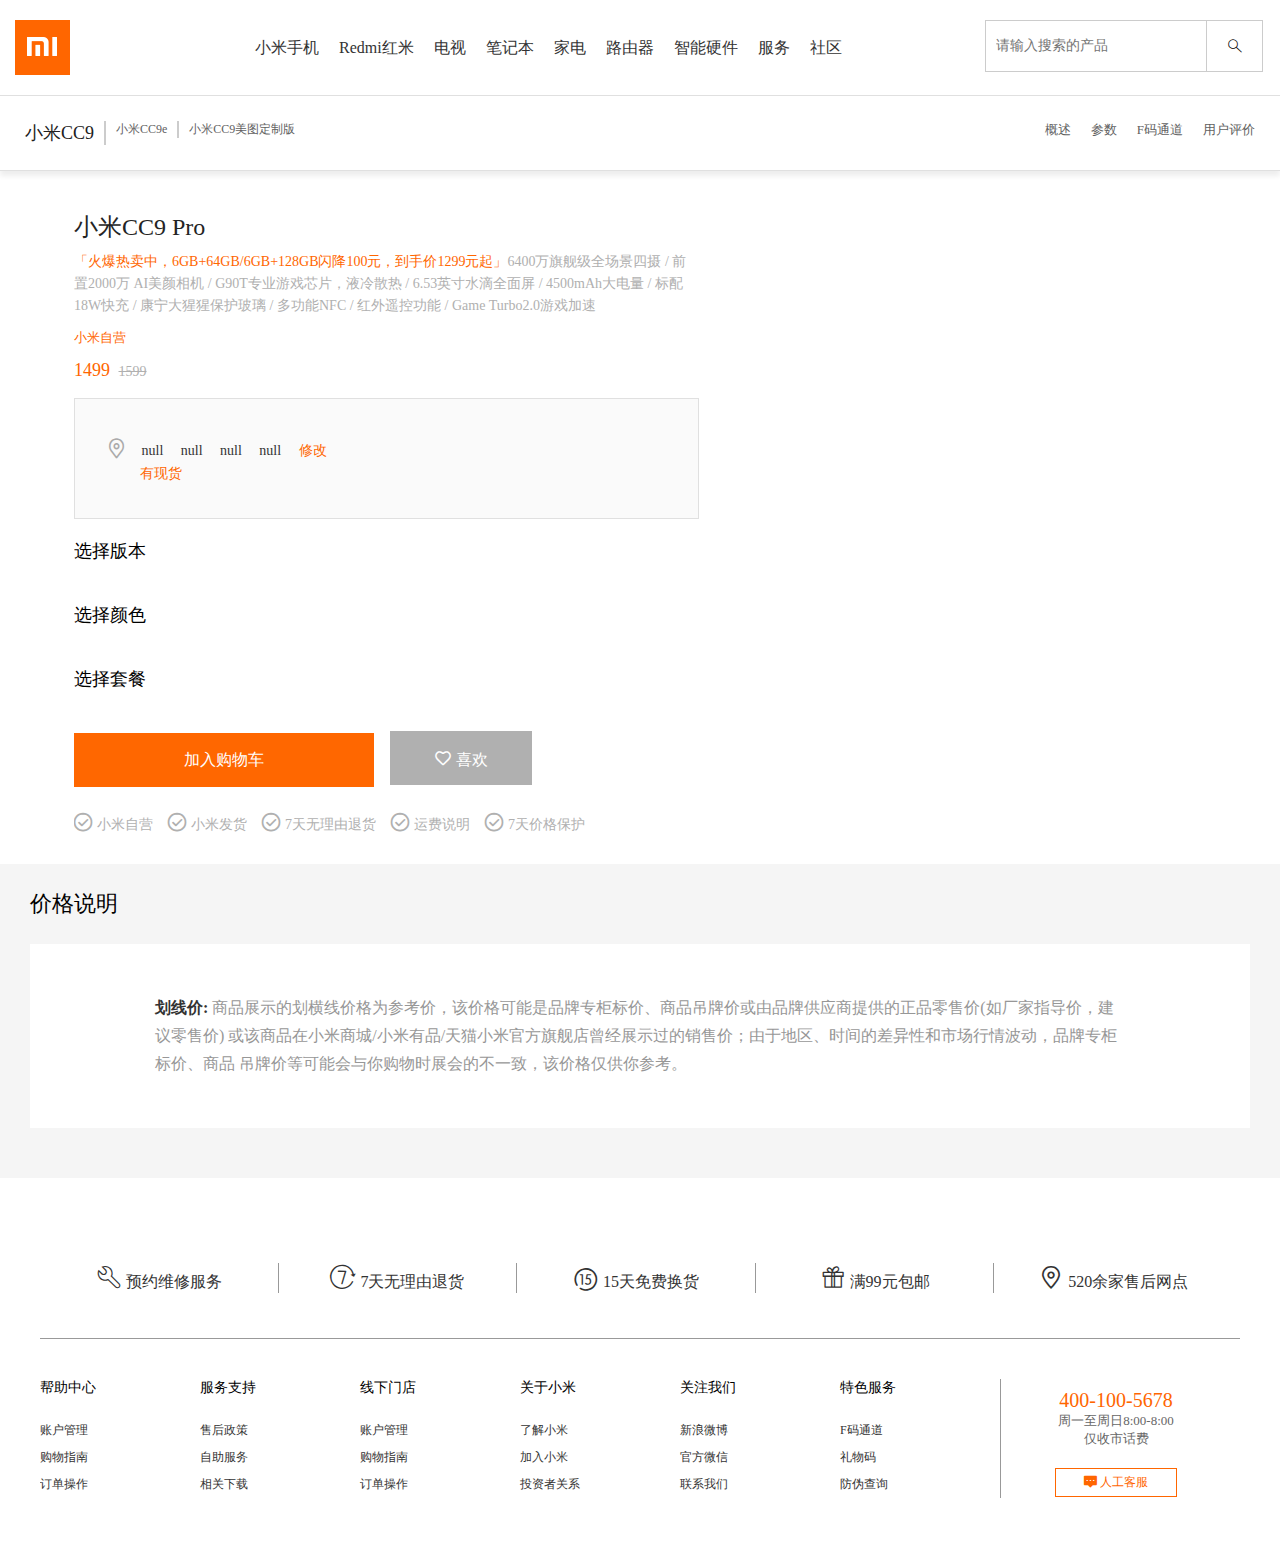
<file: src/main/resources/static/Mi_font/html/orderShow.html>
<!DOCTYPE html>
<html lang="en">

<head>
    <meta charset="UTF-8">
    <meta name="viewport" content="width=device-width, initial-scale=1.0">
    <meta http-equiv="X-UA-Compatible" content="ie=edge">
    <title>小米CC9立即购买-小米商品</title>
    <link rel="shortcut icon" href="../images/favicon.ico" type="image/x-icon">
    <link rel="stylesheet" type="text/css" href="../css/cssreset.css">
    <link rel="stylesheet" href="../css/iconfont/iconfont.css">
    <link rel="stylesheet" href="../css/orderShow.css">
    <script src="../js/jquery-1.9.1.min.js"></script>
    <script src="../js/orderShow.js"></script>
</head>

<body>
    <div class="box">

        <div class="top">
            <div class="left">
                <div class="logo">
                    <ul>
                        <li>
                            <img src="../images/mi-home.png" alt="">
                        </li>
                        <li>
                            <img src="../images/mi-logo.png" alt="">
                        </li>
                    </ul>
                </div>
            </div>
            <div class="nav">
                <ul class="first_list">
                    <li>
                        小米手机
                        <ul class="second_list">
                            <li></li>
                        </ul>
                    </li>
                    <li>
                        Redmi红米
                        <ul>
                            <li></li>
                        </ul>
                    </li>
                    <li>
                        电视
                        <ul>
                            <li></li>
                        </ul>
                    </li>
                    <li>
                        笔记本
                        <ul>
                            <li></li>
                        </ul>
                    </li>
                    <li>
                        家电
                        <ul>
                            <li></li>
                        </ul>
                    </li>
                    <li>
                        路由器
                        <ul>
                            <li></li>
                        </ul>
                    </li>
                    <li>
                        智能硬件
                        <ul>
                            <li></li>
                        </ul>
                    </li>
                    <li>
                        服务
                        <ul>
                            <li></li>
                        </ul>
                    </li>
                    <li>
                        社区
                        <ul>
                            <li></li>
                        </ul>
                    </li>
                </ul>
            </div>
            <div class="search">
                <div class="sea_content">
                    <input type="text" placeholder="请输入搜索的产品">
                </div>
                <div class="sea_btn" onclick="Search(this)">
                    <i class="iconfont icon-sousuo"></i>
                </div>

            </div>
        </div>
    </div>
    <div class="nav-con">
        <div>
            <ul>
                <li><span>小米CC9</span><i></i></li>
                <li>小米CC9e</li>
                <li>小米CC9美图定制版</li>
            </ul>

            <ol>
                <li>概述</li>
                <li>参数</li>
                <li>F码通道</li>
                <li>用户评价</li>
            </ol>
        </div>
    </div>

    <div class="content">
        
        <div class="order_pic">
            <ul>
                
            </ul>
        </div>

        <div class="order_info">
            <div class="order">
                <h3>小米CC9 Pro</h3>
                <p>
                    <i>「火爆热卖中，6GB+64GB/6GB+128GB闪降100元，到手价1299元起」</i><b>6400万旗舰级全场景四摄 / 前置2000万 AI美颜相机 /
                    G90T专业游戏芯片，液冷散热 / 6.53英寸水滴全面屏 / 4500mAh大电量 / 标配18W快充 / 康宁大猩猩保护玻璃 /
                    多功能NFC / 红外遥控功能 / Game Turbo2.0游戏加速</b> 
                    <span class="tag">小米自营</span>
                    <span class="price">1499</span> <s>1599</s>
                </p>
            </div>

            <div class="adress">
                <i class="iconfont icon-dizhi"></i>
                <div class="adressch"></div>
                <a href="#">修改</a>
                <div class="iforder">有现货</div>
            </div>

            <dl class="version">
                <dt>选择版本</dt>
                
            </dl>

            <dl class="color">
                <dt>选择颜色</dt>
                
            </dl>

            <dl class="package">
                <dt>选择套餐</dt>
                
            </dl>

            <span class="btn1 btn" onclick="addShortcar()">加入购物车</span>
            <span class="btn2 btn">
                <i class="iconfont icon-xihuan"></i>
                喜欢
            </span>
            
            <ul>
                <li><i class="iconfont icon-chenggong"></i>小米自营</li>
                <li><i class="iconfont icon-chenggong"></i>小米发货</li>
                <li><i class="iconfont icon-chenggong"></i>7天无理由退货</li>
                <li><i class="iconfont icon-chenggong"></i>运费说明</li>
                <li><i class="iconfont icon-chenggong"></i>7天价格保护</li>
            </ul>
        </div>
        

    </div>
    
    <div class="bottom">
        <h3>价格说明</h3>
        <p>
            <b>划线价:</b>
            商品展示的划横线价格为参考价，该价格可能是品牌专柜标价、商品吊牌价或由品牌供应商提供的正品零售价(如厂家指导价，建议零售价)
            或该商品在小米商城/小米有品/天猫小米官方旗舰店曾经展示过的销售价；由于地区、时间的差异性和市场行情波动，品牌专柜标价、商品
            吊牌价等可能会与你购物时展会的不一致，该价格仅供你参考。
        </p>
    </div>

    <div class="trademark">
        <ul>
            <li>
                <a href="#">
                    <i class="iconfont icon-banshou"></i>
                    <span>预约维修服务</span>
                </a>
            </li>
            <li>
                <a href="#">
                    <i class="iconfont icon-7tianwuliyoutuihuo"></i>
                    <span>7天无理由退货</span>
                </a>
            </li>
            <li>
                <a href="#">
                    <i class="iconfont icon-15tianwuliyoutuihuo"></i>
                    <span>15天免费换货</span>
                </a>
            </li>
            <li>
                <a href="#">
                    <i class="iconfont icon-lipin"></i>
                    <span>满99元包邮</span>
                </a>
            </li>
            <li>
                <a href="#">
                    <i class="iconfont icon-dingwei-xianxing"></i>
                    <span>520余家售后网点</span>
                </a>
            </li>
        </ul>
        <div class="links">
            <ol>
                <li>
                    <dl>
                        <dt>帮助中心</dt>
                        <dd><a href="#">账户管理</a></dd>
                        <dd><a href="#">购物指南</a></dd>
                        <dd><a href="#">订单操作</a></dd>
                    </dl>
                </li>
                <li>
                    <dl>
                        <dt>服务支持</dt>
                        <dd><a href="#">售后政策</a></dd>
                        <dd><a href="#">自助服务</a></dd>
                        <dd><a href="#">相关下载</a></dd>
                    </dl>
                </li>
                <li>
                    <dl>
                        <dt>线下门店</dt>
                        <dd><a href="#">账户管理</a></dd>
                        <dd><a href="#">购物指南</a></dd>
                        <dd><a href="#">订单操作</a></dd>
                    </dl>
                </li>
                <li>
                    <dl>
                        <dt>关于小米</dt>
                        <dd><a href="#">了解小米</a></dd>
                        <dd><a href="#">加入小米</a></dd>
                        <dd><a href="#">投资者关系</a></dd>
                    </dl>
                </li>
                <li>
                    <dl>
                        <dt>关注我们</dt>
                        <dd><a href="#">新浪微博</a></dd>
                        <dd><a href="#">官方微信</a></dd>
                        <dd><a href="#">联系我们</a></dd>
                    </dl>
                </li>
                <li>
                    <dl>
                        <dt>特色服务</dt>
                        <dd><a href="#">F码通道</a></dd>
                        <dd><a href="#">礼物码</a></dd>
                        <dd><a href="#">防伪查询</a></dd>
                    </dl>
                </li>
            </ol>
            <div class="ctctDetails">
                <h4>400-100-5678</h4>
                <p>周一至周日8:00-8:00</p>
                <p>仅收市话费</p>

                <div class="person">
                    <i class="iconfont icon-rengongkefu"></i>
                    <span>人工客服</span>
                </div>
            </div>
        </div>
    </div>
    
</body>

</html>
</file>
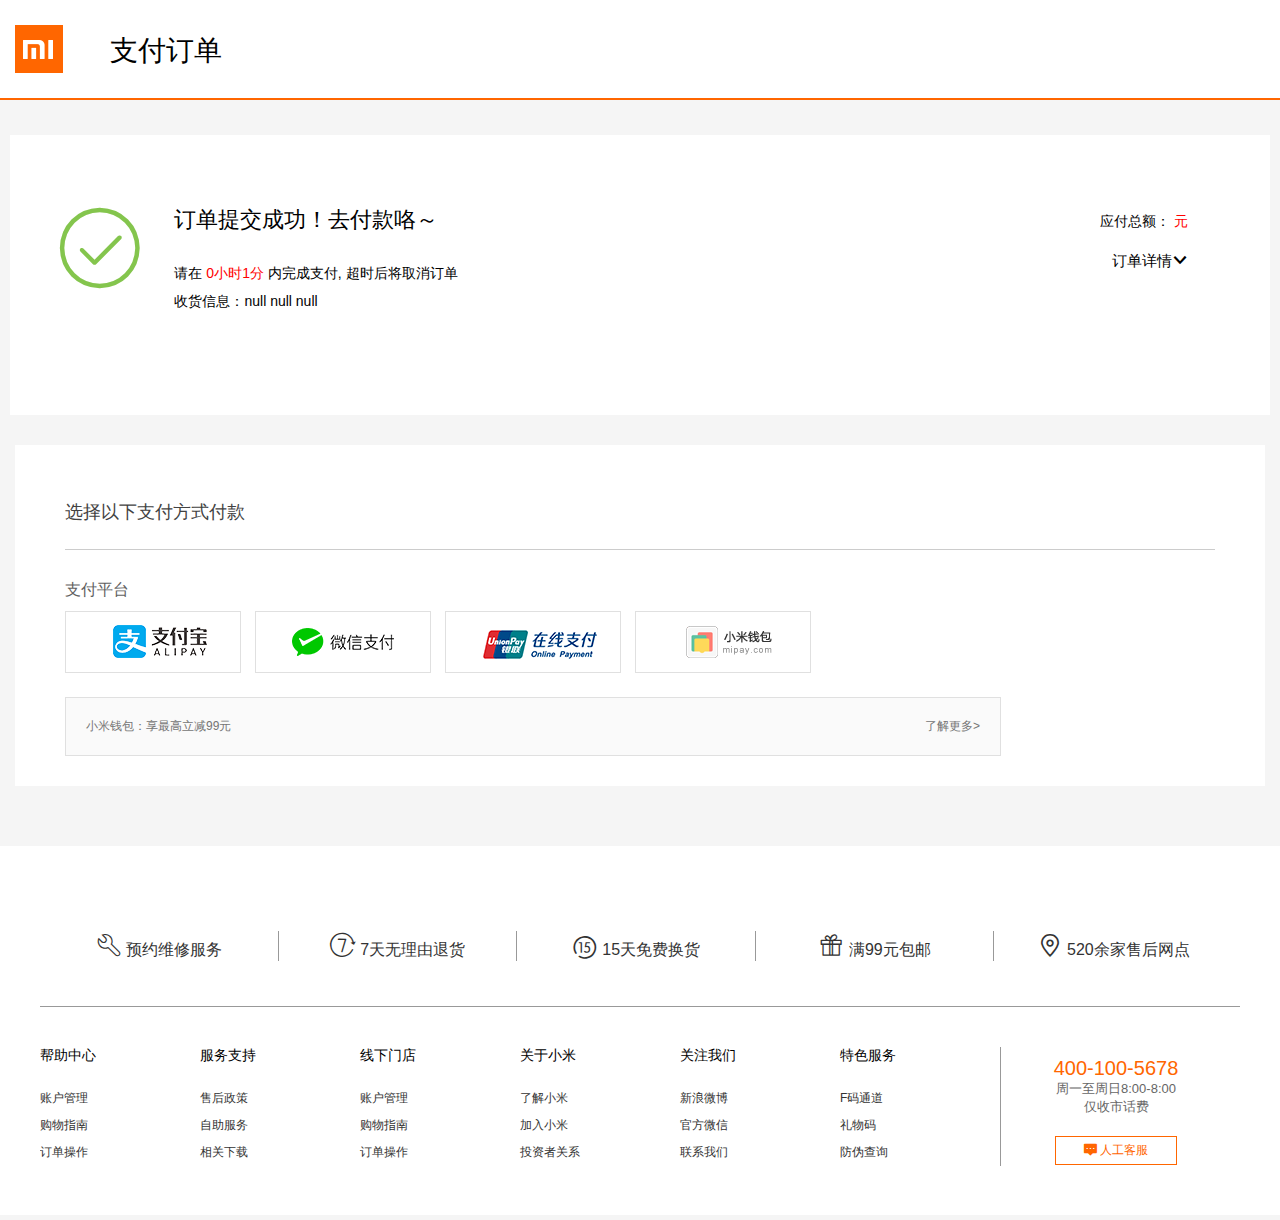
<file: src/main/resources/static/Mi_font/html/orderSuccess.html>
<!DOCTYPE html>
<html lang="en">

<head>
    <meta charset="UTF-8">
    <meta name="viewport" content="width=device-width, initial-scale=1.0">
    <meta http-equiv="X-UA-Compatible" content="ie=edge">
    <title>选择在线支付方式</title>
    <link rel="shortcut icon" href="../images/favicon.ico" type="image/x-icon">
    <link rel="stylesheet" type="text/css" href="../css/cssreset.css">
    <link rel="stylesheet" href="../css/iconfont/iconfont.css">
    <link rel="stylesheet" href="../css/orderSuccess.css">
    <script src="../js/jquery-1.9.1.min.js"></script>
    <script src="../js/ordreSuccess.js"></script>
</head>

<body>
    <div class="top">
        <div class="top_box">
            <div class="logo">
                <ul>
                    <li>
                        <img src="../images/mi-home.png" alt="">
                    </li>
                    <li>
                        <img src="../images/mi-logo.png" alt="">
                    </li>
                </ul>
            </div>

            <h2>支付订单</h2>
        </div>
    </div>

    <div class="cbox">
        <div class="icon">
            <i class="iconfont icon-chenggong"></i>
        </div>
        <div class="info">
            <div class="cleft">
                <div class="msg">
                    <h2>订单提交成功！去付款咯～</h2>
                    <p>请在 <span>0小时1分</span> 内完成支付, 超时后将取消订单</p>
                    <p class="toggleadd">收货信息：吴宇 182****6065 广东 广州市 黄埔区 萝岗街道 香雪大道西线坑花园</p>
                </div>
            </div>
            <div class="cright">
                <span>应付总额：</span>
                <i><b>3767</b>元</i>
                <div class="showmsg">订单详情<i class="iconfont icon-xjiantou"></i></div>
            </div>
            <div class="infobt">
                <table>
                    <tr>
                        <td class="orderattr">订单号：</td>
                        <td class="ordernum">5200104990901729</td>
                    </tr>
                    <tr>
                        <td class="orderattr">收货信息：</td>
                        <td id="adinfo">吴宇 182****6065 广东 广州市 黄埔区 萝岗街道 香雪大道西线坑花园</td>
                    </tr>
                    <tr>
                        <td class="orderattr goodsname">商品名称：</td>
                        <td>
                            <ul id="odlist">
                            </ul> 
                        </td>
                    </tr>
                    <tr>
                        <td class="orderattr">发票信息：</td>
                        <td>电子发票 个人</td>
                    </tr>
                </table>
            </div>
        </div>
        
    </div>

    <div class="pway">
        <h3>选择以下支付方式付款</h3>
        <dl>
            <dt>支付平台</dt>
            <dd onclick="userPay(this)"><span>支付宝支付</span><img src="../images/payOnline_zfb.png" alt=""></dd>
            <dd onclick="userPay(this)"><span>微信支付</span><img src=" ../images/weixinpay.png" alt=""></dd>
            <dd onclick="userPay(this)"><span>网银支付</span><img src=" ../images/unionpay.png" alt=""></dd>
            <dd onclick="userPay(this)"><span>小米支付</span><img src=" ../images/micash.png" alt=""></dd>
        </dl>
        <div class="mipay">
            <span>小米钱包：享最高立减99元</span>
            <a href="#">了解更多&gt;</a>
        </div>
    </div>

    <div class="trademark">
        <ul>
            <li>
                <a href="#">
                    <i class="iconfont icon-banshou"></i>
                    <span>预约维修服务</span>
                </a>
            </li>
            <li>
                <a href="#">
                    <i class="iconfont icon-7tianwuliyoutuihuo"></i>
                    <span>7天无理由退货</span>
                </a>
            </li>
            <li>
                <a href="#">
                    <i class="iconfont icon-15tianwuliyoutuihuo"></i>
                    <span>15天免费换货</span>
                </a>
            </li>
            <li>
                <a href="#">
                    <i class="iconfont icon-lipin"></i>
                    <span>满99元包邮</span>
                </a>
            </li>
            <li>
                <a href="#">
                    <i class="iconfont icon-dingwei-xianxing"></i>
                    <span>520余家售后网点</span>
                </a>
            </li>
        </ul>
        <div class="links">
            <ol>
                <li>
                    <dl>
                        <dt>帮助中心</dt>
                        <dd><a href="#">账户管理</a></dd>
                        <dd><a href="#">购物指南</a></dd>
                        <dd><a href="#">订单操作</a></dd>
                    </dl>
                </li>
                <li>
                    <dl>
                        <dt>服务支持</dt>
                        <dd><a href="#">售后政策</a></dd>
                        <dd><a href="#">自助服务</a></dd>
                        <dd><a href="#">相关下载</a></dd>
                    </dl>
                </li>
                <li>
                    <dl>
                        <dt>线下门店</dt>
                        <dd><a href="#">账户管理</a></dd>
                        <dd><a href="#">购物指南</a></dd>
                        <dd><a href="#">订单操作</a></dd>
                    </dl>
                </li>
                <li>
                    <dl>
                        <dt>关于小米</dt>
                        <dd><a href="#">了解小米</a></dd>
                        <dd><a href="#">加入小米</a></dd>
                        <dd><a href="#">投资者关系</a></dd>
                    </dl>
                </li>
                <li>
                    <dl>
                        <dt>关注我们</dt>
                        <dd><a href="#">新浪微博</a></dd>
                        <dd><a href="#">官方微信</a></dd>
                        <dd><a href="#">联系我们</a></dd>
                    </dl>
                </li>
                <li>
                    <dl>
                        <dt>特色服务</dt>
                        <dd><a href="#">F码通道</a></dd>
                        <dd><a href="#">礼物码</a></dd>
                        <dd><a href="#">防伪查询</a></dd>
                    </dl>
                </li>
            </ol>
            <div class="ctctDetails">
                <h4>400-100-5678</h4>
                <p>周一至周日8:00-8:00</p>
                <p>仅收市话费</p>

                <div class="person">
                    <i class="iconfont icon-rengongkefu"></i>
                    <span>人工客服</span>
                </div>
            </div>
        </div>
    </div>
</body>

</html>
</file>
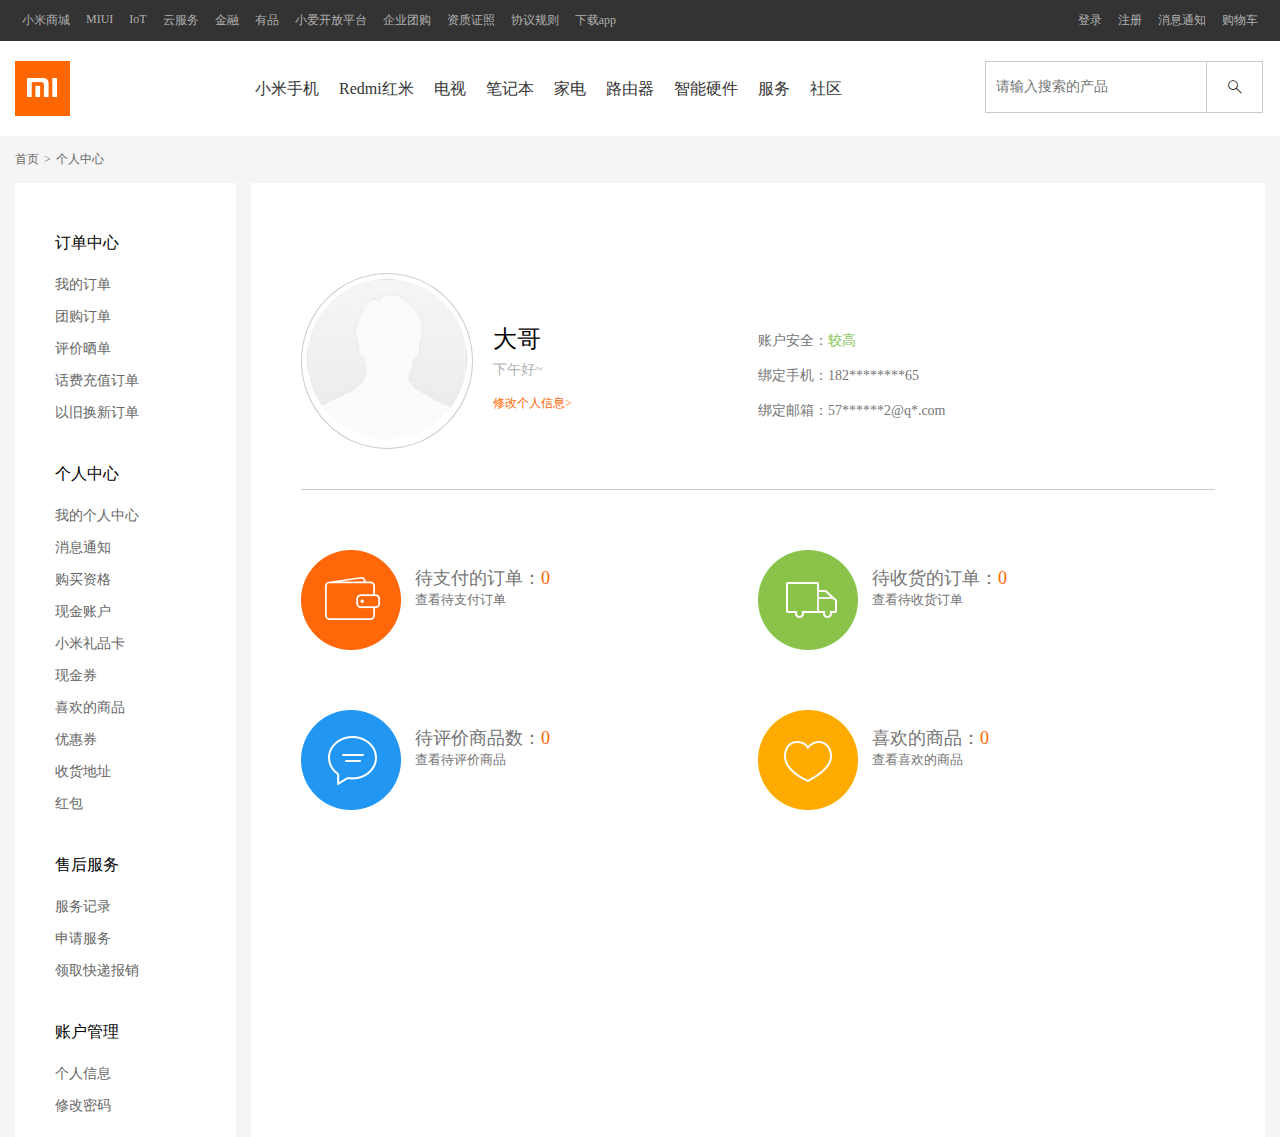
<file: src/main/resources/static/Mi_font/html/personCenter.html>
<!DOCTYPE html>
<html lang="en">

<head>
    <meta charset="UTF-8">
    <meta name="viewport" content="width=device-width, initial-scale=1.0">
    <meta http-equiv="X-UA-Compatible" content="ie=edge">
    <title>个人中心</title>
    <link rel="shortcut icon" href="../images/favicon.ico" type="image/x-icon">
    <link rel="stylesheet" type="text/css" href="../css/cssreset.css">
    <link rel="stylesheet" href="../css/iconfont/iconfont.css">
    <link rel="stylesheet" href="../css/personCenter.css">
    <script src="../js/jquery-1.9.1.min.js"></script>
    
</head>

<body>
    <header>
        <ul class="left">
            <li><a href="index.html">小米商城</a></li>
            <li><a href="#">MIUI</a></li>
            <li><a href="#">IoT</a></li>
            <li><a href="#">云服务</a></li>
            <li><a href="#">金融</a></li>
            <li><a href="#">有品</a></li>
            <li><a href="#">小爱开放平台</a></li>
            <li><a href="#">企业团购</a></li>
            <li><a href="#">资质证照</a></li>
            <li><a href="#">协议规则</a></li>
            <li><a href="#">下载app</a></li>
        </ul>
        <ul class="right">
            <li><a href="./html/login.html">登录</a></li>
            <li><a href="./html/register.html">注册</a></li>
            <li><a href="#">消息通知</a></li>
            <li><a href="#">购物车</a></li>
        </ul>
    </header>

    <div class="box">
        <div class="top">
            <div class="left">
                <div class="logo">
                    <ul>
                        <li>
                            <img src="../images/mi-home.png" alt="">
                        </li>
                        <li>
                            <img src="../images/mi-logo.png" alt="">
                        </li>
                    </ul>
                </div>
            </div>
            <div class="nav">
                <ul class="first_list">
                    <li>
                        小米手机
                        <ul class="second_list">
                            <li></li>
                        </ul>
                    </li>
                    <li>
                        Redmi红米
                        <ul>
                            <li></li>
                        </ul>
                    </li>
                    <li>
                        电视
                        <ul>
                            <li></li>
                        </ul>
                    </li>
                    <li>
                        笔记本
                        <ul>
                            <li></li>
                        </ul>
                    </li>
                    <li>
                        家电
                        <ul>
                            <li></li>
                        </ul>
                    </li>
                    <li>
                        路由器
                        <ul>
                            <li></li>
                        </ul>
                    </li>
                    <li>
                        智能硬件
                        <ul>
                            <li></li>
                        </ul>
                    </li>
                    <li>
                        服务
                        <ul>
                            <li></li>
                        </ul>
                    </li>
                    <li>
                        社区
                        <ul>
                            <li></li>
                        </ul>
                    </li>
                </ul>
            </div>
            <div class="search">
                <div class="sea_content">
                    <input type="text" placeholder="请输入搜索的产品">
                </div>
                <div class="sea_btn">
                    <i class="iconfont icon-sousuo"></i>
                </div>

            </div>
        </div>
    </div>

    <div class="content">
        <div class="location">首页<span>&gt;</span>个人中心</div>

        <table cellspacing="3" >
            <tr>
                <td>
                    <dl>
                        <dt>订单中心</dt>
                        <dd><span onclick="changeLink('./myOrder.html')">我的订单</span></dd>
                        <dd><span>团购订单</span></dd>
                        <dd><span onclick="changeLink('./evaluation.html')">评价晒单</span></dd>
                        <dd><span>话费充值订单</span></dd>
                        <dd><span>以旧换新订单</span></dd>
                    </dl>
                    <dl>
                        <dt>个人中心</dt>
                        <dd><span onclick="changeLink('./myPersonCenter.html')">我的个人中心</span></dd>
                        <dd><span>消息通知</span></dd>
                        <dd><span>购买资格</span></dd>
                        <dd><span>现金账户</span></dd>
                        <dd><span>小米礼品卡</span></dd>
                        <dd><span>现金券</span></dd>
                        <dd><span onclick="changeLink('./myFavorite.html')">喜欢的商品</span></dd>
                        <dd><span>优惠券</span></dd>
                        <dd><span onclick="changeLink('./adress.html')">收货地址</span></dd>
                        <dd><span>红包</span></dd>
                    </dl>
                    <dl>
                        <dt>售后服务</dt>
                        <dd><span>服务记录</span></dd>
                        <dd><span>申请服务</span></dd>
                        <dd><span>领取快递报销</span></dd>
                    </dl>
                    <dl>
                        <dt>账户管理</dt>
                        <dd><span>个人信息</span></dd>
                        <dd><span>修改密码</span></dd>
                    </dl>
                </td>
                <td>
                    <div>
                        <iframe src="./myPersonCenter.html" id="urlIframe" width="100%" height="100%" frameborder="0"
                            scrolling="no" ></iframe>
                    </div>
                    
                </td>
            </tr>
        </table>
    </div>

    <div class="bottom"></div>

    <footer>
    </footer>

    <script src="../js/personCenter.js"></script>
</body>

</html>
</file>
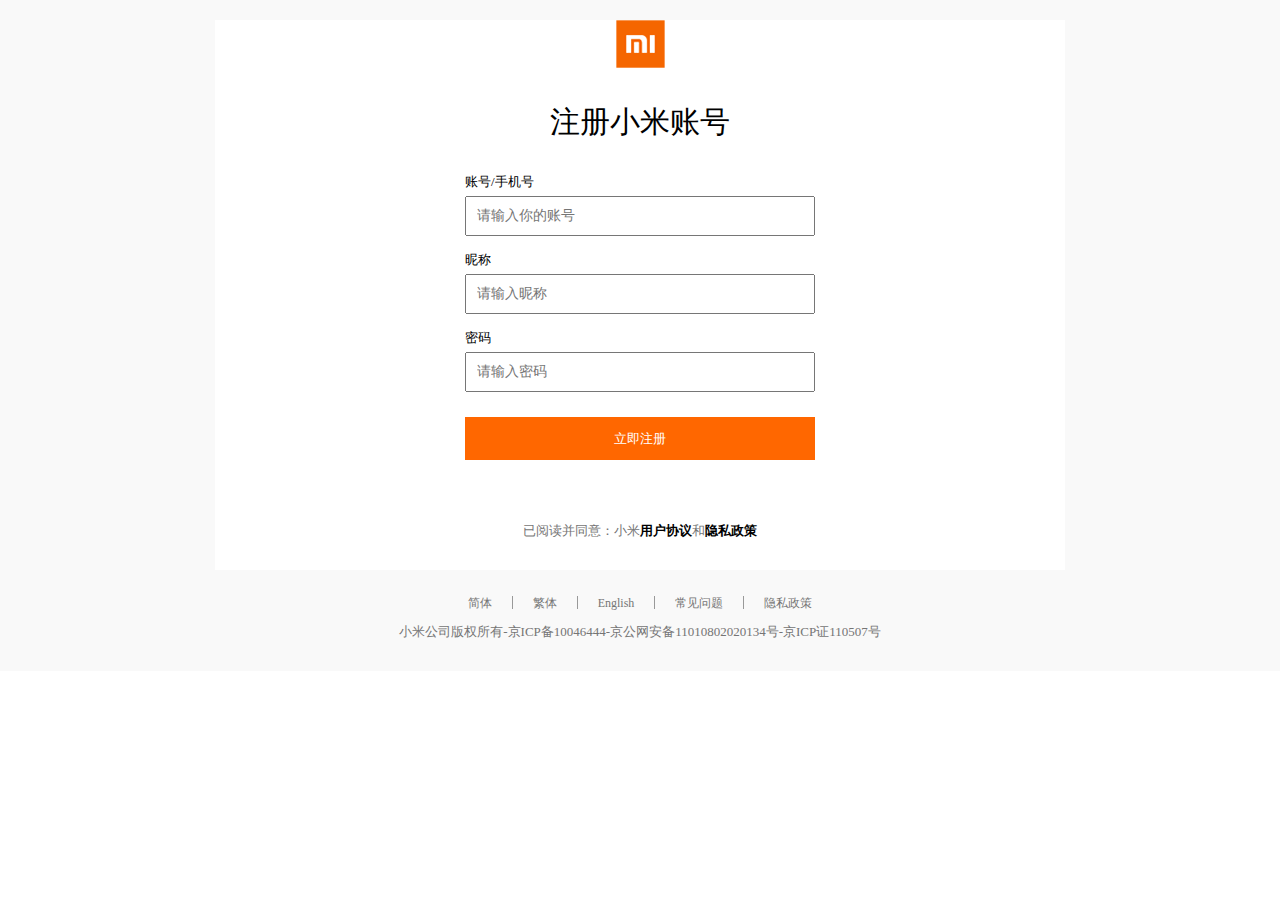
<file: src/main/resources/static/Mi_font/html/register.html>
<!DOCTYPE html>
<html lang="en">
<head>
	<meta charset="UTF-8">
	<title>小米账号 - 注册</title>
	<link rel="shortcut icon" href="../images/favicon.ico" type="image/x-icon">
	<link rel="stylesheet" type="text/css" href="../css/cssreset.css">
	<link rel="stylesheet" type="text/css" href="../css/register.css">
	<script type="text/javascript" src="../js/jquery-1.9.1.min.js"></script>
	<script type="text/javascript" src="../js/register.js"></script>
	
</head>
<body>
	<div class="box">
		<div class="logo">
			<img src="../images/milogo.png">
		</div>
		<h2>注册小米账号</h2>
		<form>
			<div>
				<span>账号/手机号</span>
				<input type="text" name="username" placeholder="请输入你的账号">
			</div>
			<div>
				<span>昵称</span>
				<input type="text" name="nickname"placeholder="请输入昵称">
			</div>
			<div>
				<span>密码</span>
				<input type="password" name="password"placeholder="请输入密码">
			</div>
			<input type="button"  value="立即注册" onclick="commit(this)">
		</form>

		<p>已阅读并同意：小米<a href="#">用户协议</a>和<a href="#">隐私政策</a></p>
	</div>
	<footer>
		<ul>
			<li><a href="#">简体</a></li>
			<li><a href="#">繁体</a></li>
			<li><a href="#">English</a></li>
			<li><a href="#">常见问题</a></li>
			<li><a href="#">隐私政策</a></li>
		</ul>
		<p>小米公司版权所有-京ICP备10046444-京公网安备11010802020134号-京ICP证110507号</p>
	</footer>
</body>
</html>
</file>
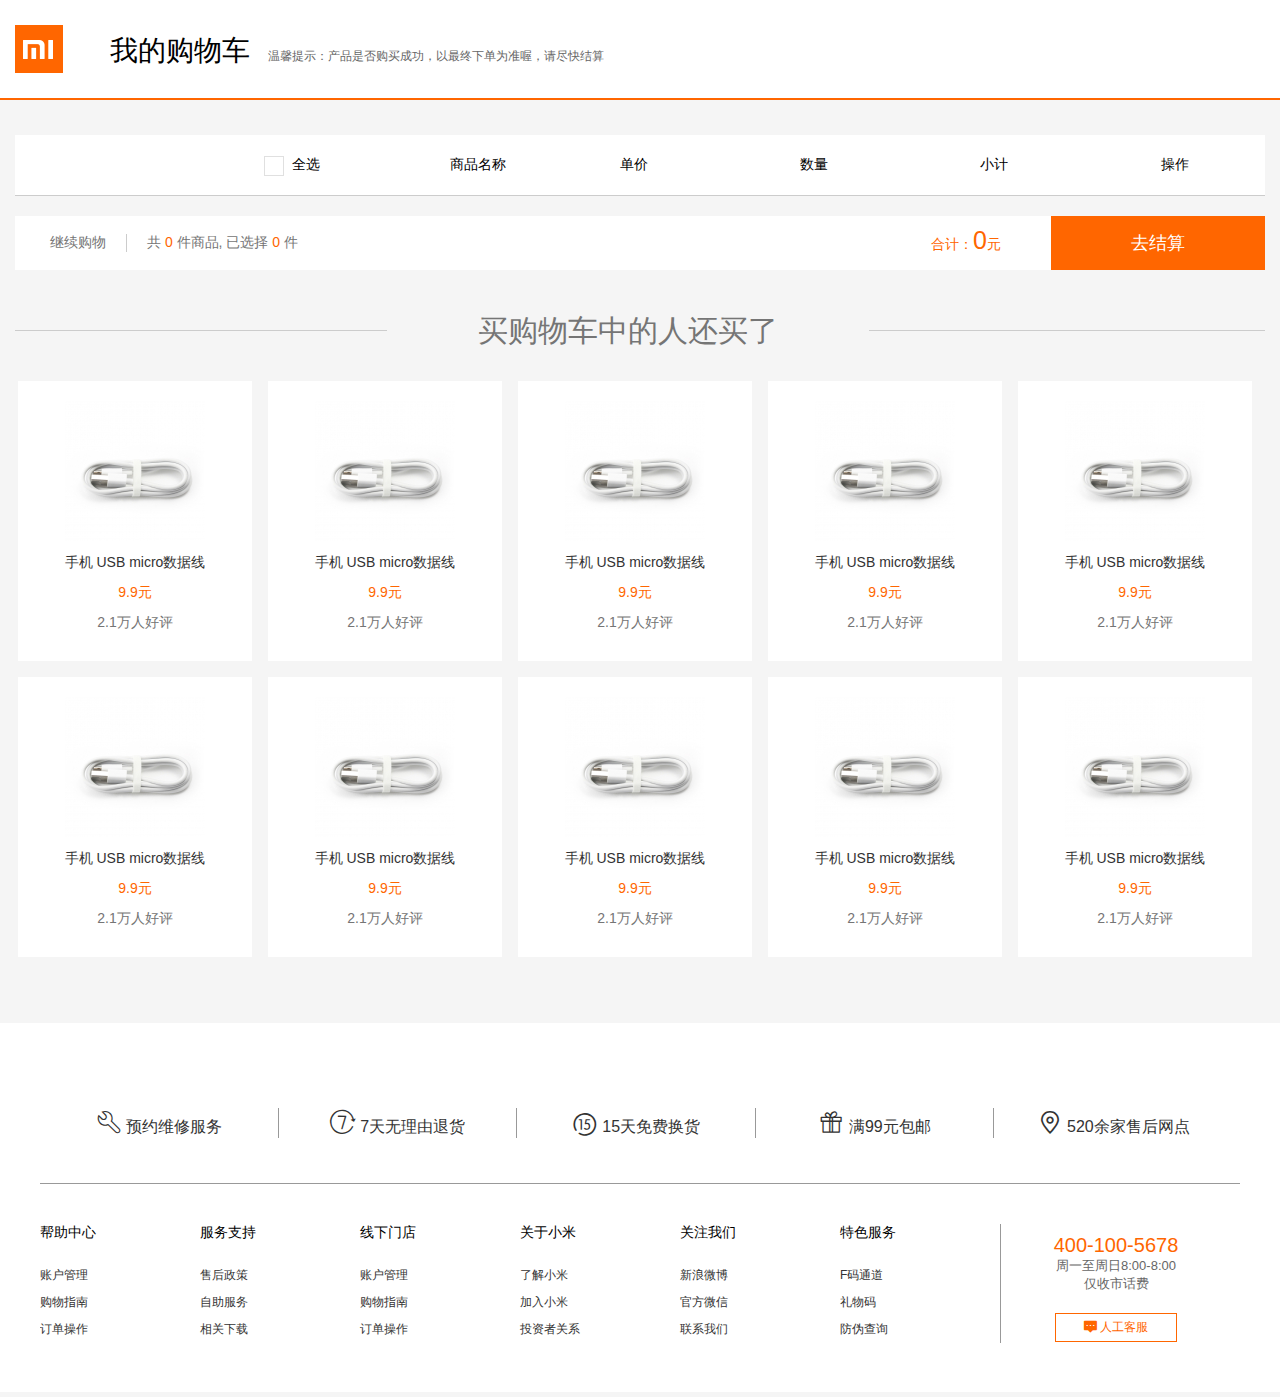
<file: src/main/resources/static/Mi_font/html/shopCart.html>
<!DOCTYPE html>
<html lang="en">
<head>
    <meta charset="UTF-8">
    <meta name="viewport" content="width=device-width, initial-scale=1.0">
    <meta http-equiv="X-UA-Compatible" content="ie=edge">
    <title>我的购物车-小米商城</title>
    <link rel="shortcut icon" href="../images/favicon.ico" type="image/x-icon">
    <link rel="stylesheet" type="text/css" href="../css/cssreset.css">
    <link rel="stylesheet" href="../css/iconfont/iconfont.css">
    <link rel="stylesheet" href="../css/shopCart.css">
    <script src="../js/jquery-1.9.1.min.js"></script>
    <script src="../js/shopCar.js"></script>
</head>
<body>
    <div class="top">
        <div class="top_box">
            <div class="logo">
                <ul>
                    <li>
                        <img src="../images/mi-home.png" alt="">
                    </li>
                    <li onclick="shouye()">
                        <img src="../images/mi-logo.png" alt="">
                    </li>
                </ul>
            </div>

            <h2>我的购物车</h2>
            
            <span>温馨提示：产品是否购买成功，以最终下单为准喔，请尽快结算</span>
            
        </div>
    </div>
    <table border="0">
       <tr>
           <th>
               <div ><input type="checkbox" onclick="checkAll(this)"></span>全选</div>
           </th>
           <th><span>商品名称</span></th>
           <th>单价</th>
           <th>数量</th>
           <th>小计</th>
           <th>操作</th>
       </tr>
    </table>

    <div class="account">
        <ul>
            <li><a href=""><span>继续购物</span></a></li>
            <li>共 <span class="count">0</span> 件商品, 已选择 <span class="pieces">0</span> 件</li>
            <li onclick="pay()"><a href="./orderMsg.html">去结算</a></li>
            <li>合计：<span id="allprc">0</span>元</li>
        </ul>
    </div>


    <div class="rcmd">

        <h2>
            <span>买购物车中的人还买了</span>
        </h2>
        <ul>
            <li>
                <img src="../images/sjx.jpg">
                <h4>手机 USB micro数据线</h4>
                <p class="price">9.9元</p>
                <p class="evaluation">2.1万人好评</p>
            </li>
            <li>
                <img src="../images/sjx.jpg">
                <h4>手机 USB micro数据线</h4>
                <p class="price">9.9元</p>
                <p class="evaluation">2.1万人好评</p>
            </li>
            <li>
                <img src="../images/sjx.jpg">
                <h4>手机 USB micro数据线</h4>
                <p class="price">9.9元</p>
                <p class="evaluation">2.1万人好评</p>
            </li>
            <li>
                <img src="../images/sjx.jpg">
                <h4>手机 USB micro数据线</h4>
                <p class="price">9.9元</p>
                <p class="evaluation">2.1万人好评</p>
            </li>
            <li>
                <img src="../images/sjx.jpg">
                <h4>手机 USB micro数据线</h4>
                <p class="price">9.9元</p>
                <p class="evaluation">2.1万人好评</p>
            </li>
            <li>
                <img src="../images/sjx.jpg">
                <h4>手机 USB micro数据线</h4>
                <p class="price">9.9元</p>
                <p class="evaluation">2.1万人好评</p>
            </li>
            <li>
                <img src="../images/sjx.jpg">
                <h4>手机 USB micro数据线</h4>
                <p class="price">9.9元</p>
                <p class="evaluation">2.1万人好评</p>
            </li>
            <li>
                <img src="../images/sjx.jpg">
                <h4>手机 USB micro数据线</h4>
                <p class="price">9.9元</p>
                <p class="evaluation">2.1万人好评</p>
            </li>
            <li>
                <img src="../images/sjx.jpg">
                <h4>手机 USB micro数据线</h4>
                <p class="price">9.9元</p>
                <p class="evaluation">2.1万人好评</p>
            </li>
            <li>
                <img src="../images/sjx.jpg">
                <h4>手机 USB micro数据线</h4>
                <p class="price">9.9元</p>
                <p class="evaluation">2.1万人好评</p>
            </li>
        </ul>

    </div>

    <div class="trademark">
        <ul>
            <li>
                <a href="#">
                    <i class="iconfont icon-banshou"></i>
                    <span>预约维修服务</span>
                </a>
            </li>
            <li>
                <a href="#">
                    <i class="iconfont icon-7tianwuliyoutuihuo"></i>
                    <span>7天无理由退货</span>
                </a>
            </li>
            <li>
                <a href="#">
                    <i class="iconfont icon-15tianwuliyoutuihuo"></i>
                    <span>15天免费换货</span>
                </a>
            </li>
            <li>
                <a href="#">
                    <i class="iconfont icon-lipin"></i>
                    <span>满99元包邮</span>
                </a>
            </li>
            <li>
                <a href="#">
                    <i class="iconfont icon-dingwei-xianxing"></i>
                    <span>520余家售后网点</span>
                </a>
            </li>
        </ul>
        <div class="links">
            <ol>
                <li>
                    <dl>
                        <dt>帮助中心</dt>
                        <dd><a href="#">账户管理</a></dd>
                        <dd><a href="#">购物指南</a></dd>
                        <dd><a href="#">订单操作</a></dd>
                    </dl>
                </li>
                <li>
                    <dl>
                        <dt>服务支持</dt>
                        <dd><a href="#">售后政策</a></dd>
                        <dd><a href="#">自助服务</a></dd>
                        <dd><a href="#">相关下载</a></dd>
                    </dl>
                </li>
                <li>
                    <dl>
                        <dt>线下门店</dt>
                        <dd><a href="#">账户管理</a></dd>
                        <dd><a href="#">购物指南</a></dd>
                        <dd><a href="#">订单操作</a></dd>
                    </dl>
                </li>
                <li>
                    <dl>
                        <dt>关于小米</dt>
                        <dd><a href="#">了解小米</a></dd>
                        <dd><a href="#">加入小米</a></dd>
                        <dd><a href="#">投资者关系</a></dd>
                    </dl>
                </li>
                <li>
                    <dl>
                        <dt>关注我们</dt>
                        <dd><a href="#">新浪微博</a></dd>
                        <dd><a href="#">官方微信</a></dd>
                        <dd><a href="#">联系我们</a></dd>
                    </dl>
                </li>
                <li>
                    <dl>
                        <dt>特色服务</dt>
                        <dd><a href="#">F码通道</a></dd>
                        <dd><a href="#">礼物码</a></dd>
                        <dd><a href="#">防伪查询</a></dd>
                    </dl>
                </li>
            </ol>
            <div class="ctctDetails">
                <h4>400-100-5678</h4>
                <p>周一至周日8:00-8:00</p>
                <p>仅收市话费</p>

                <div class="person">
                    <i class="iconfont icon-rengongkefu"></i>
                    <span>人工客服</span>
                </div>
            </div>
        </div>
    </div>
</body>
</html>
</file>
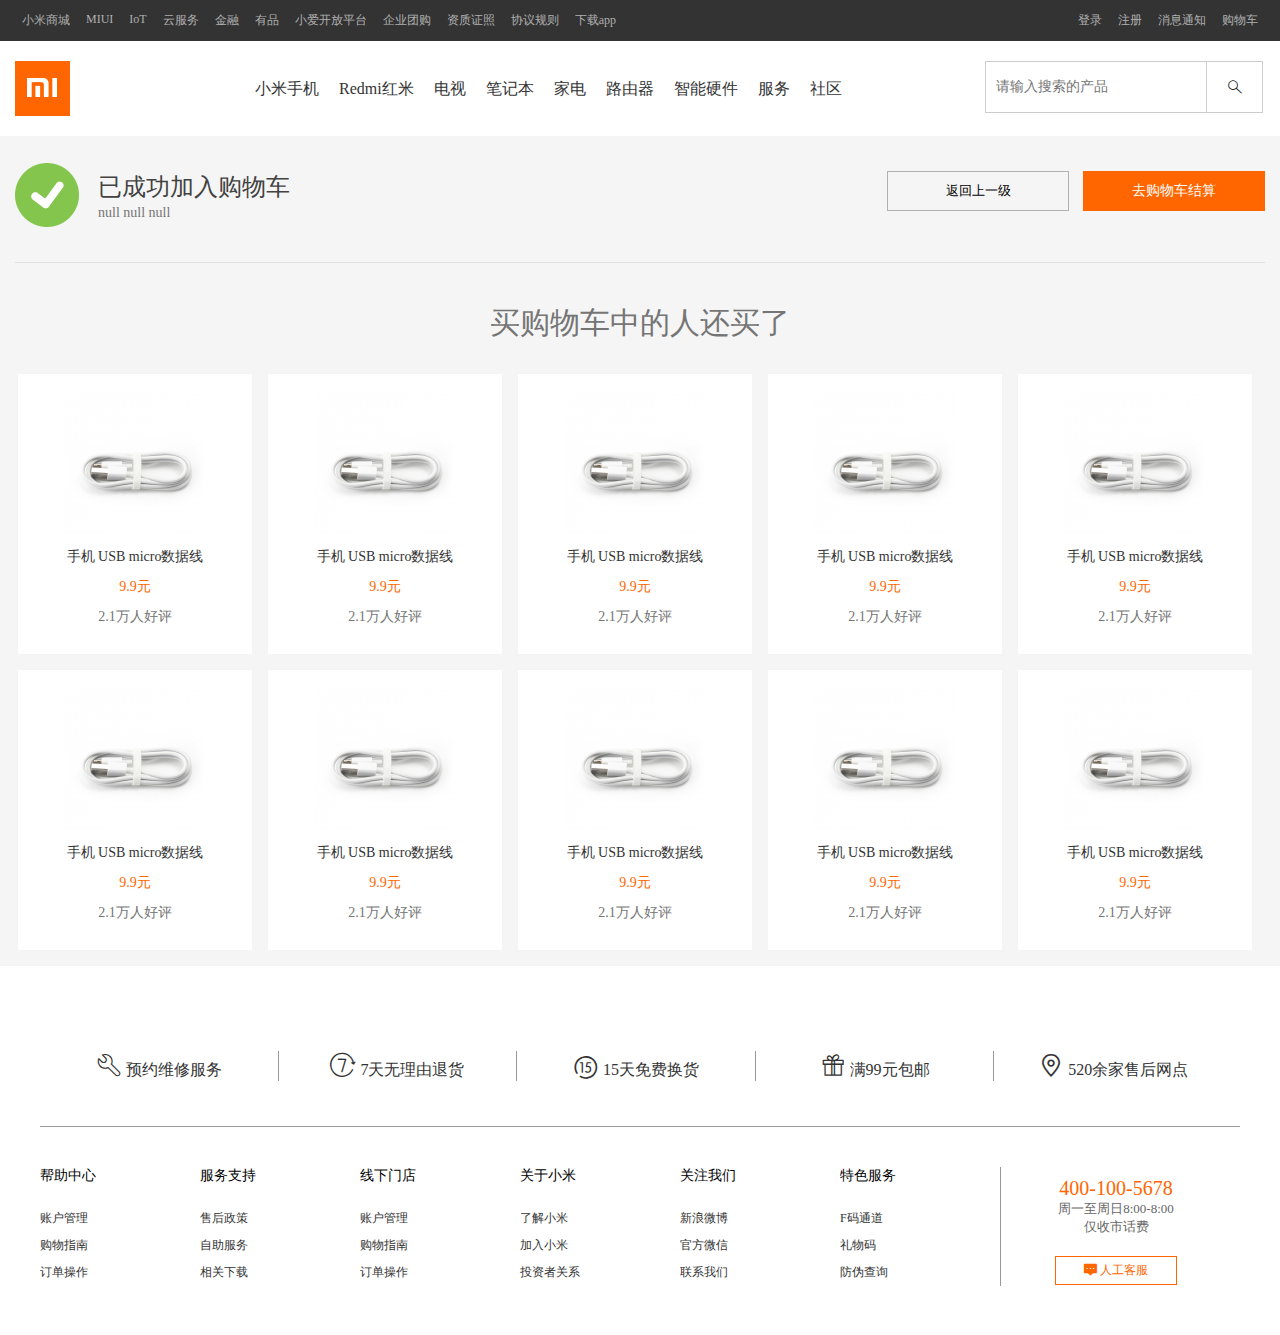
<file: src/main/resources/static/Mi_font/html/success.html>
<!DOCTYPE html>
<html lang="en">
<head>
    <meta charset="UTF-8">
    <meta name="viewport" content="width=device-width, initial-scale=1.0">
    <meta http-equiv="X-UA-Compatible" content="ie=edge">
    <title>成功加入购物车 - 小米商城</title>
    <link rel="shortcut icon" href="../images/favicon.ico" type="image/x-icon">
    <link rel="stylesheet" href="../css/cssreset.css">
    <link rel="stylesheet" href="../css/iconfont/iconfont.css">
    <link rel="stylesheet" href="../css/success.css">
    <script src="../js/jquery-1.9.1.min.js"></script>
    <script src="../js/success.js"></script>
</head>
<body>
    <header>
        <ul class="left">
            <li><a href="index.html">小米商城</a></li>
            <li><a href="#">MIUI</a></li>
            <li><a href="#">IoT</a></li>
            <li><a href="#">云服务</a></li>
            <li><a href="#">金融</a></li>
            <li><a href="#">有品</a></li>
            <li><a href="#">小爱开放平台</a></li>
            <li><a href="#">企业团购</a></li>
            <li><a href="#">资质证照</a></li>
            <li><a href="#">协议规则</a></li>
            <li><a href="#">下载app</a></li>
        </ul>
        <ul class="right">
            <li><a href="./html/login.html">登录</a></li>
            <li><a href="./html/register.html">注册</a></li>
            <li><a href="#">消息通知</a></li>
            <li><a href="#">购物车</a></li>
        </ul>
    </header>

    <div class="box">
        <div class="top">
            <div class="left">
                <div class="logo">
                    <ul>
                        <li>
                            <img src="../images/mi-home.png" alt="">
                        </li>
                        <li>
                            <img src="../images/mi-logo.png" alt="">
                        </li>
                    </ul>
                </div>
            </div>
            <div class="nav">
                <ul class="first_list">
                    <li>
                        小米手机
                        <ul class="second_list">
                            <li></li>
                        </ul>
                    </li>
                    <li>
                        Redmi红米
                        <ul>
                            <li></li>
                        </ul>
                    </li>
                    <li>
                        电视
                        <ul>
                            <li></li>
                        </ul>
                    </li>
                    <li>
                        笔记本
                        <ul>
                            <li></li>
                        </ul>
                    </li>
                    <li>
                        家电
                        <ul>
                            <li></li>
                        </ul>
                    </li>
                    <li>
                        路由器
                        <ul>
                            <li></li>
                        </ul>
                    </li>
                    <li>
                        智能硬件
                        <ul>
                            <li></li>
                        </ul>
                    </li>
                    <li>
                        服务
                        <ul>
                            <li></li>
                        </ul>
                    </li>
                    <li>
                        社区
                        <ul>
                            <li></li>
                        </ul>
                    </li>
                </ul>
            </div>
            <div class="search">
                <div class="sea_content">
                    <input type="text" placeholder="请输入搜索的产品">
                </div>
                <div class="sea_btn">
                    <i class="iconfont icon-sousuo"></i>
                </div>

            </div>
        </div>
    </div>

    <div class="content">
        <div class="status">
            <div class="status_left">
                <img src="../images/success.png" alt="">
                <div class="hint">
                    <h3>已成功加入购物车</h3>
                </div>
            </div>
            <div class="status_right">
                <span>
                    <button>返回上一级</button>
                </span>
                <span>
                    <a href="./shopCart.html">去购物车结算</a>
                </span>
            </div>
        </div>
    </div>

    <div class="rcmd">
        <h2>买购物车中的人还买了</h2>
        <ul>
            <li>
                <img src="../images/sjx.jpg">
                <h4>手机 USB micro数据线</h4>
                <p class="price">9.9元</p>
                <p class="evaluation">2.1万人好评</p>
            </li>
            <li>
                <img src="../images/sjx.jpg">
                <h4>手机 USB micro数据线</h4>
                <p class="price">9.9元</p>
                <p class="evaluation">2.1万人好评</p>
            </li>
            <li>
                <img src="../images/sjx.jpg">
                <h4>手机 USB micro数据线</h4>
                <p class="price">9.9元</p>
                <p class="evaluation">2.1万人好评</p>
            </li>
            <li>
                <img src="../images/sjx.jpg">
                <h4>手机 USB micro数据线</h4>
                <p class="price">9.9元</p>
                <p class="evaluation">2.1万人好评</p>
            </li>
            <li>
                <img src="../images/sjx.jpg">
                <h4>手机 USB micro数据线</h4>
                <p class="price">9.9元</p>
                <p class="evaluation">2.1万人好评</p>
            </li>
            <li>
                <img src="../images/sjx.jpg">
                <h4>手机 USB micro数据线</h4>
                <p class="price">9.9元</p>
                <p class="evaluation">2.1万人好评</p>
            </li>
            <li>
                <img src="../images/sjx.jpg">
                <h4>手机 USB micro数据线</h4>
                <p class="price">9.9元</p>
                <p class="evaluation">2.1万人好评</p>
            </li>
            <li>
                <img src="../images/sjx.jpg">
                <h4>手机 USB micro数据线</h4>
                <p class="price">9.9元</p>
                <p class="evaluation">2.1万人好评</p>
            </li>
            <li>
                <img src="../images/sjx.jpg">
                <h4>手机 USB micro数据线</h4>
                <p class="price">9.9元</p>
                <p class="evaluation">2.1万人好评</p>
            </li>
            <li>
                <img src="../images/sjx.jpg">
                <h4>手机 USB micro数据线</h4>
                <p class="price">9.9元</p>
                <p class="evaluation">2.1万人好评</p>
            </li>
        </ul>

    </div>

    <div class="trademark">
        <ul>
            <li>
                <a href="#">
                    <i class="iconfont icon-banshou"></i>
                    <span>预约维修服务</span>
                </a>
            </li>
            <li>
                <a href="#">
                    <i class="iconfont icon-7tianwuliyoutuihuo"></i>
                    <span>7天无理由退货</span>
                </a>
            </li>
            <li>
                <a href="#">
                    <i class="iconfont icon-15tianwuliyoutuihuo"></i>
                    <span>15天免费换货</span>
                </a>
            </li>
            <li>
                <a href="#">
                    <i class="iconfont icon-lipin"></i>
                    <span>满99元包邮</span>
                </a>
            </li>
            <li>
                <a href="#">
                    <i class="iconfont icon-dingwei-xianxing"></i>
                    <span>520余家售后网点</span>
                </a>
            </li>
        </ul>
        <div class="links">
            <ol>
                <li>
                    <dl>
                        <dt>帮助中心</dt>
                        <dd><a href="#">账户管理</a></dd>
                        <dd><a href="#">购物指南</a></dd>
                        <dd><a href="#">订单操作</a></dd>
                    </dl>
                </li>
                <li>
                    <dl>
                        <dt>服务支持</dt>
                        <dd><a href="#">售后政策</a></dd>
                        <dd><a href="#">自助服务</a></dd>
                        <dd><a href="#">相关下载</a></dd>
                    </dl>
                </li>
                <li>
                    <dl>
                        <dt>线下门店</dt>
                        <dd><a href="#">账户管理</a></dd>
                        <dd><a href="#">购物指南</a></dd>
                        <dd><a href="#">订单操作</a></dd>
                    </dl>
                </li>
                <li>
                    <dl>
                        <dt>关于小米</dt>
                        <dd><a href="#">了解小米</a></dd>
                        <dd><a href="#">加入小米</a></dd>
                        <dd><a href="#">投资者关系</a></dd>
                    </dl>
                </li>
                <li>
                    <dl>
                        <dt>关注我们</dt>
                        <dd><a href="#">新浪微博</a></dd>
                        <dd><a href="#">官方微信</a></dd>
                        <dd><a href="#">联系我们</a></dd>
                    </dl>
                </li>
                <li>
                    <dl>
                        <dt>特色服务</dt>
                        <dd><a href="#">F码通道</a></dd>
                        <dd><a href="#">礼物码</a></dd>
                        <dd><a href="#">防伪查询</a></dd>
                    </dl>
                </li>
            </ol>
            <div class="ctctDetails">
                <h4>400-100-5678</h4>
                <p>周一至周日8:00-8:00</p>
                <p>仅收市话费</p>

                <div class="person">
                    <i class="iconfont icon-rengongkefu"></i>
                    <span>人工客服</span>
                </div>
            </div>
        </div>
    </div>
    
</body>
</html>
</file>
<file: src/main/resources/static/Mi_font/css/index.css>
header {
	width: 100%;
	background-color: #333;
}
header>div{
	width: 1250px;
	margin: 0 auto;
}
header .left {
	float: left;
}
header .loginmsg{
	
	position: relative;
}
header .loginmsg::after{
	content: '';
	display: block;
	clear: both;
}
header .right {
	float: right;
}
header .right>li{
	padding: 9px 0;
}
header .right li a{
	border-right: solid 1px #424242;
	padding: 0 10px;
}
header .right li:last-child a{
	border-right: none;
}

header .right .userid{
	font-size: 12px;
	color: #b0b0b0;
	line-height: 40px;
	padding: 0 10px;
	box-sizing: border-box;
	cursor: pointer;
	position: relative;
}
header .right .userid::after{
	content: '';
	display: block;
	clear: both;
}
header .right .userid ol{
	position: absolute;
	top: 41px;
	left: 0;
	background-color: #fff;
	z-index: 5;
	display: none;
}
header .right .userid ol li{
	width: 100%;
	text-align: center;
	line-height: 30px;
}
header .right .userid ol li a{
	border-right: none;
	color: #424242;
}
header .right i{
	padding: 0 5px;
}
header .shortcar{
	float: right;
	font-size: 12px;
	color: #b0b0b0;
	line-height: 40px;
	padding: 0 20px;
	box-sizing: border-box;
	background-color: #424242;
	cursor: pointer;
	position: relative;
}
header .shortcar>b{
	font-weight: normal;
}
header .shortcar .shortlist {
	position: absolute;
	width: 300px;
	min-height: 93px;
	background-color: #fff;
	z-index: 5;
	top: 41px;
	right: 0;
	display: none;
	transition: height .8s;
	box-shadow: 0 2px 10px rgba(0, 0, 0, .15);
	color: #424242;
}

header .shortlist>p {
	line-height: 93px;
	width: 100%;
	font-size: 12px;
	color: #424242;
	text-align: center;
}
header .shortcar .shortlist ul{
	padding: 10px;
	box-sizing: border-box;
}
header .shortcar .shortlist ul li{
	width: 100%;
	padding: 20px 0;
	border-bottom: solid 1px #ccc;
}
header .shortcar .shortlist ul li div{
	display: inline-block;
	line-height: 20px;
	width: 100px;
	height: 36px;
	overflow: hidden;
	
}
header .shortcar .shortlist ul img{
	width: 60px;
	vertical-align: -15px;
}
header .shortcar .shortlist ul li>span{
	float: right;
	margin-top: 5px;
	margin-right: 10px;
}
header .shortcar:hover{
	background-color: #fff;
}
header li {
	float: left;
}

header li a {
	display: inline-block;
	padding: 12px 8px;
	font-size: 12px;
	color: #b0b0b0;
	text-decoration: none;
}

header li a:hover {
	color: #fff;
}

header::after {
	content: '';
	display: block;
	clear: both;
}

header .personmsg {
	position: absolute;
	width: 123px;
	min-height: 92px;
	background-color: #fff;
	z-index: 10;
	top: 41px;
	right: 277px;
	display: none;
	transition: height .8s;
	box-shadow: 0 2px 10px rgba(0, 0, 0, .15);
}
header .personmsg ul li{
	width: 100%;
	text-align: center;
	line-height: 10px;
}
header .personmsg ul li a{
	font-size: 12px;
	color: #424242;
}
.body {
	
	/*margin: 0 auto;*/
	font-size: 0;
}

.body .top {
	padding: 20px 0;
	height: 55px;
	line-height: 55px;
	width: 1233px;
	margin: 0 auto;
}

.body .top::after {
	content: '';
	display: block;
	clear: both;
}

.body .left,
.body .nav {
	float: left;
	font-size: 16px;
	color: #333;
}

.body .search {
	float: right;
}

.body .left {
	width: 230px;
	height: 55px;
}

.body .left .logo {
	width: 55px;
	height: 55px;
	background-color: #f60;
	background-size: 100%;
	background-repeat: no-repeat;
	overflow: hidden;
	position: relative;
}

.body .left .logo ul {
	width: 300px;
	height: 100%;
	position: absolute;
	left: -55px;
	top: 2px;
}

.body .left .logo ul li {
	width: 55px;
	float: left;
	text-align: center;
	line-height: 55px;
}

.body .top .first_list>li {
	float: left;
	padding: 0 10px;
	cursor: pointer;
}

.body .top .first_list>li:hover {
	color: #f60;
}

.body .top .first_list::after {
	content: '';
	display: block;
	clear: both;
}

.body .search {
	width: 280px;
	height: 50px;
}

.body .top .sea_content,
.body .top .sea_btn {
	float: left;
	border: solid 1px #ccc;
}

.body .top .sea_content {
	width: 210px;
	height: 50px;
	line-height: 50px;
	padding-left: 10px;
	font-size: 14px;
	border-right: none;
}

.body .top .search input {
	width: 100%;
	border: none;
	background-color: transparent;
	outline: none;
}

.body .top .sea_btn {
	width: 55px;
	height: 50px;
	text-align: center;
	line-height: 50px;
	font-style: normal;
}

.banner_y {
	width: 1235px;
	height: 460px;
	margin: 0 auto;
	background: url('../images/index_nav1.jpg') no-repeat;
	background-size: 1235px;
	
}

.banner_y .nav {
	width: 234px;
	height: 460px;
	background: rgb(105,101,101,.6);
}

.banner_y .nav>ul {
	padding: 20px 0;
	position: relative;
}

.banner_y .nav ul>li {
	display: block;
	width: 174px;
	height: 40px;
	line-height: 40px;
	font-size: 14px;
	padding: 0 30px;
}
.banner_y .nav ul>li i:before{
	font-size: 13px;
	color: #e0e0e0;
	float: right;
}
.banner_y .nav ul>li .pop {
	width: 991px;
	height: 460px;
	background: #fff;
	position: absolute;
	left: 235px;
	top: 0px;
	display: none;
	overflow: hidden;
}

.banner_y .nav ul>li .pop ol{
	width: 25%;
	box-sizing: border-box;
	padding: 25px;
	padding-top: 0;
	margin-top: -10px;
	float: left;
}

.banner_y .nav ul>li .pop ol li{
	margin-top: 30px;
}
.banner_y .nav ul>li .pop ol li:hover{
	color: #f60;
	cursor: pointer;
}
.banner_y .nav ul>li .pop img{
	vertical-align: middle;
	margin-right: 20px;
}

.banner_y .nav ul>li:hover .pop {
	display: block;
	box-shadow: 2px 3px 5px #ccc;
	border-top: 1px solid #ccc;
}

.banner_y .nav ul>li:hover {
	background: #ff6700;
}

.banner_y .nav ul>li a {
	display: inline-block;
	margin-left: 10px;
	color: #e0e0e0;
	text-decoration: none;
}

.fl{
	float: left;
}
.fr{
	float: right;
}
.sub_banner {
	width: 1235px;
	height: 170px;
	margin: 0 auto;
	margin-top: 15px;
	padding-bottom: 25px;
}

.sub_banner .sidebar {
	width: 234px;
	height: 170px;
}

.sub_banner .sidebar div {
	width: 78px;
	height: 85px;
	margin: 0;
	padding: 0;
}

.sub_banner .sidebar div a img {
	opacity: 0.8;
}

.sub_banner .sidebar div a img:hover {
	opacity: 1;
}

.sub_banner .datu {
	width: 316px;
	height: 170px;
	margin-left: 17px;
}

.sub_banner .datu a img {
	width: 316px;
	height: 170px;
	opacity: 0.8;
}

.sub_banner .datu a img:hover {
	opacity: 1;
}

.snapUp{
	
	width: 100%;
	background-color: #f5f5f5;
	
}
.snapUp .snapUpBox{
	width: 1233px;
	margin: 0 auto;
}
.snapUp::after{
	content: '';
	display: block;
	clear: both;
}
.snapUp p span.snapUpLeft{
	font-size: 22px;
	font-weight: 200;
	padding: 10px 0;
	line-height: 58px;
	color: #333;
}
.snapUp p span.snapUpRight{
	font-size: 16px;
	line-height: 58px;
	color: #424242;
	transition: all .4s;
	float: right;
}
.snapUp .contenLeft{
	width: 234px;
	height: 340px;
	box-sizing: border-box;
	padding-top: 39px;
	border-top: solid 1px #e53935;
	background-color: #f1eded;
	float: left;
	text-align: center;
}
.snapUp .contenLeft h4{
	font-size: 21px;
	color: #ef3a3b;
	padding-top: 15px;
}
.snapUp .contenLeft p{
	font-size: 15px;
	color: rgba(0,0,0,.54);
}
.snapUp .contentRight{
	float: left;
	text-align: center;
}
.snapUp .contentRight ul {
    width: 998px;
    display: flex;
    flex-wrap: nowrap;
    overflow: hidden;
}
.snapUp .contentRight ul li {
	width: 234px;
	box-sizing: border-box;
	padding-top: 44px;
	background-color: #fff;
	padding-bottom: 35px;
	border-top: solid 1px #83c44e;
	margin-left: 18px;
}
.snapUp .contentRight img{
	width: 160px;
}
.snapUp .contentRight .name{
	margin-top: 28px;
	font-size: 14px;
	font-weight: 400;
	color: #212121;
}
.snapUp .contentRight .equipped{
	height: 18px;
	font-size: 12px;
	color: #b0b0b0;
	margin-top: 5px;
}
.snapUp .contentRight .price{
	color: #ff6700;
	margin-top: 12px;
	font-size: 13px;
}

.banner3{
	text-align: center;
	padding-top: 20px;
	background-color: #f5f5f5;
}
.banner3 img{
	width: 1233px;
}
.phone{
	
	width: 100%;
	background-color: #f5f5f5;
	
}
.phone .phonebox{
	width: 1233px;
	margin: 0 auto;
	padding-top: 30px;
}
.phone::after{
	content: '';
	display: block;
	clear: both;
}
.phone p span.phoneLeft{
	font-size: 22px;
	font-weight: 200;
	padding: 10px 0;
	line-height: 58px;
	color: #333;
}
.phone p span.phoneRight{
	font-size: 16px;
	line-height: 58px;
	color: #424242;
	transition: all .4s;
	float: right;
}
.phone .contenLeft{
	float: left;
}
.phone .contentRight{
	float: left;
}
.phone .contentRight ul {
    width: 998px;
    margin: 0 auto;
    display: flex;
    flex-direction: row;
    flex-wrap: wrap;
}
.phone .contentRight ul li{
    width: 234px;
    /*height: 260px;*/
    background-color: #fff;
    margin-left: 15px;
    margin-bottom: 16px;
    text-align: center;
    padding-top: 20px;
    padding-bottom: 30px;
    font-size: 14px;
}
.phone .contentRight ul li img{
	height: 160px;
}
.phone .contentRight .name{
	text-align: center;
	margin-top: 15px;
}
.phone .contentRight .equipped{
	height: 18px;
	font-size: 12px;
	color: #b0b0b0;
	margin-top: 5px;
}
.phone .contentRight .price{
	color: #ff6700;
	margin-top: 10px;
}
.banner4{
	text-align: center;
	padding-top: 20px;
	background-color: #f5f5f5;
}
.banner4 img{
	width: 1233px;
}
</file>
<file: src/main/resources/static/Mi_font/css/iconfont/iconfont.css>
@font-face {font-family: "iconfont";
  src: url('iconfont.eot?t=1583483545024'); /* IE9 */
  src: url('iconfont.eot?t=1583483545024#iefix') format('embedded-opentype'), /* IE6-IE8 */
  url('[data-uri]') format('woff2'),
  url('iconfont.woff?t=1583483545024') format('woff'),
  url('iconfont.ttf?t=1583483545024') format('truetype'), /* chrome, firefox, opera, Safari, Android, iOS 4.2+ */
  url('iconfont.svg?t=1583483545024#iconfont') format('svg'); /* iOS 4.1- */
}

.iconfont {
  font-family: "iconfont" !important;
  font-size: 16px;
  font-style: normal;
  -webkit-font-smoothing: antialiased;
  -moz-osx-font-smoothing: grayscale;
}

.icon-rengongkefu:before {
  content: "\e62a";
}

.icon-xihuan:before {
  content: "\e620";
}

.icon-guanbi:before {
  content: "\e6a1";
}

.icon-dizhi:before {
  content: "\e64a";
}

.icon-15tianwuliyoutuihuo:before {
  content: "\e606";
}

.icon-7tianwuliyoutuihuo:before {
  content: "\e60e";
}

.icon-icon_on_the_right:before {
  content: "\e625";
}

.icon-banshou:before {
  content: "\e659";
}

.icon-fanhui:before {
  content: "\e600";
}

.icon-gengduo:before {
  content: "\e601";
}

.icon-QQ:before {
  content: "\e617";
}

.icon-xjiantou:before {
  content: "\e6a7";
}

.icon-iconzhengli-:before {
  content: "\e611";
}

.icon-weibo:before {
  content: "\e60b";
}

.icon-lipin:before {
  content: "\e616";
}

.icon-weixin:before {
  content: "\e644";
}

.icon-chenggong:before {
  content: "\e609";
}

.icon-sousuo1:before {
  content: "\e60a";
}

.icon-jiahao:before {
  content: "\e75e";
}

.icon-dingwei-xianxing:before {
  content: "\e62c";
}

.icon-zhifubao:before {
  content: "\e626";
}

.icon-gouwuche2:before {
  content: "\e602";
}

.icon-yingyuana:before {
  content: "\e61d";
}

.icon-xiala:before {
  content: "\e61c";
}

.icon-sousuo:before {
  content: "\e618";
}

.icon-wode:before {
  content: "\e619";
}

.icon-dianying:before {
  content: "\e6af";
}
</file>
<file: src/main/resources/static/Mi_font/css/adress.css>
.box {
    padding: 50px;
}

.box h1 {
    font-size: 30px;
    color: #757575;
    margin-bottom: 50px;
}

.box .adress {
    width: 268px;
    height: 178px;
    border: solid 1px #e0e0e0;
    color: #e0e0e0;
    position: relative;
    cursor: pointer;
    transition: all .4s ease;
}

.box .adress:hover {
    color: #757575;
    border: solid 1px #b0b0b0;
}

.box .adress i {
    font-style: normal;
    font-size: 13px;
}

.box .adress i:first-child {
    display: block;
    font-size: 30px;
}

.box .adress div {
    width: 100px;
    height: 50px;
    position: absolute;
    top: 50%;
    left: 50%;
    margin-top: -25px;
    margin-left: -50px;
    text-align: center;
}
</file>
<file: src/main/resources/static/Mi_font/css/evaluation.css>
.box {
    padding: 50px;
}
.box h1{
    font-size: 30px;
    color: #757575;
}
.box p{
    font-size: 18px;
    color: #b0b0b0;
    text-align: center;
    padding: 50px 0;
}
</file>
<file: src/main/resources/static/Mi_font/css/login.css>
header{
	padding: 5px 75px;
}
.box{
	width: 100%;
	height: 588px;
	background-image: url('../images/login_bg.jpg');
	background-repeat: no-repeat;
	background-position: top center;
	position: relative;
	overflow: hidden;
}
.login_msg{
	position: absolute;
	right: 50px;
	top: 40px;
	background-color: #fff;
	padding: 30px;
	width: 400px;
	height: 600px;
	box-sizing: border-box;
}
.login_msg p{
	width: 100%;
}
.login_msg .title{
	width: 100%;
	margin-bottom: 20px;
	text-align: center;
	cursor: pointer;
}
.login_msg .title span{
	font-size: 23px;
	color: #747474;
	padding: 0 30px;
}
.login_msg .title span:first-child{
	border-right: solid 2px #e0e0e0;
}
.login_msg .title span.check{
	color: #f56600;
}
input[type="text"],input[type="password"]{
	width: 100%;
	padding: 15px;
	font-size: 14px;
	color: #666;
	margin-top: 20px;
	box-sizing: border-box;
	outline: none;
}
input[type="text"]:-webkit-autofill {
	-webkit-box-shadow: 0 0 0px 1000px white inset;
	border: solid 1px #a9a9a9;
}
input[type="button"]{
	border: none;
	background-color: #ff6700;
	width: 100%;
	margin-top: 25px;
	height: 43px;
	color: #fff;
	font-size: 13px;
	outline: none;
	cursor: pointer;
}
.login_msg .account {
	margin-top: 8px;
}
.login_msg .account div{
	margin-top: 10px;
	overflow: hidden;
}
.login_msg .account span {
	float: right;
	font-size: 13px;
	color: #999;
	padding: 0 8px;
}
.login_msg .account span:hover{
	color: #ff6700;
}
.login_msg .account a:last-child span {
	border-right: solid 1px #747474;

}
.login_msg .account .otherway{
	margin-top: 120px;
	text-align: center;
}
.login_msg .account .otherway ul{
	overflow: hidden;
	
}
.login_msg .account .otherway ul li{
	float: left;
}
.login_msg .account .otherway ul li.line{
	margin-top: 8px;
	width: 38%;
	height: 0;
	border-top: solid 1px #ccc;
}
.login_msg .account .otherway ul li.text{
	font-size: 13px;
	color: #ccc;
	vertical-align: middle;
}
.login_msg .account .otherway ol{
	display: inline-block;
	overflow: hidden;
	margin-top: 20px;
}
.login_msg .account .otherway ol li{
	float: left;
	padding: 0 16px;
	text-align: center;
}
.login_msg .account .otherway ol li a{
	font-size: 30px;
	color: #fff;
}
.icon-QQ:before{
	color: #0288d1;
	background: #fff;
}
.icon-weibo:before{
	color: #d32f2f;
}
.icon-zhifubao:before{
	color: #0ae
}
.icon-weixin:before{
	color: #00d20d;
}
.login_msg .code{
	text-align: center;
	padding-top: 100px;
	box-sizing: border-box;
}
.login_msg .code img{
	margin-bottom: 10px;
}
.login_msg .code p{
	font-size: 14px;
	color: #757575;
}
.login_msg .code p a{
	text-decoration: none;
	font-size: 14px;
	color: #ff6700;
}
.login_msg>div{
	display: none;
}
.login_msg>div.show{
	display: block;
}
footer{
	margin-top: 100px;
	text-align: center;
	color: #757575;
}
footer ul{
	display: inline-block;
}
footer li{
	float: left;
	padding: 0 20px;
	border-right: solid 1px #999;
	line-height: 12px
}
footer li:last-child{
	border-right: none;
}
footer li a{
	color: #757575;
	font-size: 12px;
	text-decoration: none;
}
footer ul::after{
	content: '';
	display: block;
	clear: both;
}
footer p{
	margin:15px 0;
	font-size: 13px;
}
</file>
<file: src/main/resources/static/Mi_font/css/myFavorite.css>
.box {
    padding: 50px;
}

.box h1 {
    font-size: 30px;
    color: #757575;
}

.box p {
    font-size: 18px;
    color: #b0b0b0;
    text-align: center;
    padding: 50px 0;
}
</file>
<file: src/main/resources/static/Mi_font/css/myOrder.css>
html{
    overflow: hidden;
}
.box{
    padding: 50px;
}


.box .title h1 {
    font-size: 30px;
    display: inline-block;
    color: #757575;
    margin-right: 8px;
}

.box .title span {
    font-size: 12px;
    color: #757575;
}

.box .title span a {
    font-size: 12px;
    color: #757575;
    text-decoration: none;
}

.box .title span a:hover {
    text-decoration: underline;
}

.box nav{
    display: inline-block;
    margin-top: 30px;
    
}
.box nav ul{
    overflow: hidden;
}
.box nav ul li{
    float: left;
    padding: 0 20px;
    border-right: solid 1px #e0e0e0;
    color: #757575;
    font-size: 16px;
}
.box nav ul li:first-child{
    padding-left: 0;
}
.box nav ul li:last-child{
    border-right: none;
}

.box .search {
    width: 280px;
    height: 50px;
    display: inline-block;
    float: right;
}

.box  .sea_content,
.box  .sea_btn {
    float: left;
    border: solid 1px #ccc;
}

.box  .sea_content {
    width: 210px;
    height: 50px;
    line-height: 50px;
    padding-left: 10px;
    font-size: 14px;
    border-right: none;
}

.box  .search input {
    width: 100%;
    border: none;
    background-color: transparent;
}

.box  .sea_btn {
    width: 55px;
    height: 50px;
    text-align: center;
    line-height: 50px;
    font-style: normal;
}
</file>
<file: src/main/resources/static/Mi_font/css/myPersonCenter.css>
.box {
    width: 100%;
    padding: 50px;
    box-sizing: border-box;
}
.person-msg {
    width: 100%;
    border-bottom: solid 1px #ccc;
    padding: 40px 0;
    box-sizing: border-box;
}
.person-msg::after {
    content: '';
    display: block;
    clear: both;
}
.msg-left,
.msg-right {
    float: left;
}
.msg-left {
    width: 50%;
    overflow: hidden;
}

.msg-left div{
    float: left;
}
.msg-left .msg-pic{
    padding: 5px;
    box-sizing: border-box;
    border: solid 1px #ccc;
    border-radius: 50%;
    margin-right: 20px;
}
.msg-left .msg-pic img{
    border-radius: 50%;
    width: 160px;
    border: none;
}
.msg-left div h3{
    margin-top: 50px;
    font-size: 24px;
    font-weight: 400;
}
.msg-left div span{
    display: block;
    font-size: 14px;
    color: #b0b0b0;
    padding: 6px 0 14px;
}
.msg-left div a{
    text-decoration: none;
    color: #f60;
    font-size: 12px;
}
.msg-right{
    width: 50%;
}
.msg-right ul{
    margin-top: 50px;
    color: #757575;
    font-size: 14px;
}
.msg-right ul li{
    line-height: 35px;
}
.msg-right ul li i{
    font-style: normal;
}
.msg-right ul li i.safety{
    color: #83c44e;
}
.order-msg ul{
    overflow: hidden;
    margin-top: 30px;
}
.order-msg ul li{
    width: 50%;
    float: left;
    padding: 30px 0;
    box-sizing: border-box;
}
.order-msg ul li img{
    vertical-align: middle;
    margin-right: 10px;
}
.order-msg ul li div{
    display: inline-block;
}
.order-msg ul li div span:first-child{
    display: block;
    font-size: 18px;
}
.order-msg ul li div span:last-child{
    font-size: 13px;
}
.order-msg ul li div i{
    font-style: normal;
    color: #ff6700;
}
.order-msg ul li span{
    color: #757575;
    cursor: pointer;
}
</file>
<file: src/main/resources/static/Mi_font/css/orderMsg.css>
body {
    background-color: #f5f5f5;
    padding-bottom: 5px;
    font-family: "Microsoft YaHei",
        "Arial",
        "Helvetica",
        "sans-serif";
}

body>.top {
    height: 100px;
    border-bottom: solid #f60 2px;
    background-color: #fff;
    margin-bottom: 35px;
    padding: 25px 0;
    box-sizing: border-box;
}

.top .top_box {
    width: 1250px;
    margin: 0 auto;
}

.top .logo {
    width: 48px;
    height: 48px;
    margin-right: 30px;
    display: inline-block;
    background-color: #f60;
    background-size: 100%;
    background-repeat: no-repeat;
    overflow: hidden;
    position: relative;
    vertical-align: -70%;
}

.top .logo ul {
    width: 300px;
    height: 100%;
    position: absolute;
    left: -46px;
    top: 0;
}

.top .logo ul li {
    width: 45px;
    height: 100%;
    float: left;
    text-align: center;
    line-height: 45px;
}

.top .top_box h2 {
    display: inline-block;
    font-size: 28px;
    margin: 0 13px;
}

.content {
    width: 1250px;
    box-sizing: border-box;
    background-color: #fff;
    margin: 0 auto;
    padding: 50px;
    overflow: hidden;
    padding-bottom: 20px;
    margin-bottom: 10px;
    padding-right: 30px;
}
table{
    width: 100%;
}
table tr {
    border-bottom: solid 1px #e0e0e0;
}
table tr:nth-of-type(1),
table tr:nth-of-type(2) {
    border: none;
}

table tr:nth-of-type(1) h3 {
    margin-bottom: 16px;
}

table tr:nth-of-type(2) div {
    margin-bottom: 20px;
}
table tr:nth-of-type(2) ul{
    overflow: hidden;
}
table tr:nth-of-type(2) ul li{
    float: left;
    margin-right: 20px;
}

table tr td h3 {
    line-height: 38px;
    color: #333;
    font-size: 18px;
}
table tr td .adress {
    width: 268px;
    height: 178px;
    border: solid 1px #e0e0e0;
    color: #e0e0e0;
    position: relative;
    cursor: pointer;
    transition: all .4s ease;
}
table tr td .adressmsg{
    width: 268px;
    height: 178px;
    border: solid 1px #e0e0e0;
    padding: 10px 20px;
    box-sizing: border-box;
    cursor: pointer;
    transition: all .4s ease;
    position: relative;
}
table tr td .adressmsg:hover{
    border-color: #b0b0b0;
}
table tr td .adressmsg h3{
    padding-bottom: 3px;
}
table tr td .adressmsg p{
    font-size: 14px;
    color: #757575;
    margin-top: 3px;
}
table tr td .adressmsg div>span{
    display: none;
}
table tr td .adressmsg>span{
    position: absolute;
    bottom: 8px;
    right: 15px;
    font-size: 14px;
    color: #f60;
    display: none;
    transition: all .4s ease;
}
table tr td .adressmsg i{
    position: absolute;
    top: 8px;
    right: 15px;
    font-size: 20px;
    color: #f60;
    display: none;
    transition: all .4s ease;
}
table tr td .adress:hover{
    color: #757575;
    border: solid 1px #b0b0b0;
}
table tr td .adress i {
    font-style: normal;
    font-size: 13px;
}
table tr td .adress i:first-child{
    display: block;
    font-size: 30px;
}
table tr td .adress div{
    width: 100px;
    height: 50px;
    position: absolute;
    top: 50%;
    left: 50%;
    margin-top: -25px;
    margin-left: -50px;
    text-align: center;
}
table .order_list {
    font-size: 13px;
    line-height: 30px;
    color: #424242;
}

table .order_list td {
    padding: 12px;
}

table .order_list img {
    vertical-align: middle;
    width: 45px;
    margin-right: 10px;
}

table .order_list ul li {
    box-sizing: border-box;
    padding: 3px 0;
}

table .order_list span {
    margin: 0 100px;
}


table .order_list i{
    font-style: normal;
    font-size: 14px;
    width: 48%;
    display: inline-block;
}
table .distribution td {
    padding: 25px 0;
}

table .distribution,
table .invoice {
    box-sizing: border-box;
    font-size: 14px;
    color: #f60
}

table .distribution h3,
table .invoice h3 {
    display: inline-block;
    padding-right: 75px;
    color: #333;
}
table .invoice{
    border-bottom: none;

}
table .invoice td{
    padding-top: 20px;
    padding-bottom: 50px;
}
table .invoice h3 {
    padding-right: 110px;
}
table .distribution span,
table .invoice span{
    margin: 8px;
}
table .invoice a{
    color: #f60;
    text-decoration: none;
}
.box::after{
    content: '';
    display: block;
    clear: both;
}
.coupon,
.account{
    color: #757575;
    font-size: 14px;
}
.coupon i{
    color: #ff6700;
}

.coupon{
    float: left;
}
.coupon ol li{
    line-height: 40px;
}
.coupon ol li i{
    font-size: 23px;
    vertical-align: middle;
    margin-right: 5px;
}
.coupon span{
    cursor: pointer;
}
.coupon span:hover{
    color: #ff6700;
}
.account{
    float: right;
}
.account ul li{
    line-height: 28px;
}
.account i {
    font-style: normal;
    display: inline-block;
    width: 100px;
    text-align: right;
}
.account ul li:last-child b{
    font-size: 30px;
    font-weight: normal;
}
.account span {
    display: inline-block;
    width: 102px;
    text-align: right;
    color: #ff6700;
}
.pay{
    width: 1250px;
    margin: 0 auto;
    padding: 20px 35px;
    background-color: #fff;
    box-sizing: border-box;
    text-align: right;
}
.pay button{
    border: none;
    width: 160px;
    height: 40px;
    margin: 0 13px;
    outline: none;
}
.pay button:first-child{
    border: solid 1px #bbb;
    background-color: #fff;
    color: #ccc;
}
.pay button:last-child{
    background-color: #f60;
    color: #fff;
    transition: all .4s;
}
.pay button:last-child:hover{
    background-color: #f25807;
}

.widget {
    z-index: 9999;
    position: fixed;
    top: 0;
    left: 0;
    right: 0;
    bottom: 0;
    background: rgba(0, 0, 0, .5);
}

.widget .body {
    width: 620px;
    background: #fff;
    border-radius: 2px;
    border: 1px solid #ccc;
    text-align: center;
    position: absolute;
    font-size: 14px;
    top: 50%;
    left: 50%;
    transform: translate(-50%, -50%);
}

.widget .body .top {
    height: 30px;
    line-height: 30px;
    background-color: #f5f5f5;
    padding: 14px 20px;
    overflow: hidden;
}

.widget .body .top .title {
    float: left;
    font-size: 18px;
    font-weight: 400;
    color: #424242;
}

.widget .body .top .close {
    float: right;
    border-radius: 50%;
    cursor: pointer;
}

.widget .body .top i {
    font-weight: 200;
    font-size: 12px;
}

.widget .body .container {
    padding: 40px 40px 0 40px;
    height: 280px;
}

.widget .body .name,
.widget .body .phonenumber {
    width: 230px;
    line-height: 18px;
    padding: 10px 16px;
    border: solid 1px #e0e0e0;
    font-size: 14px;
    background-color: #fff;
    outline: none;
}

.widget .body .name {
    margin-right: 6px;
}

.widget .body .container .adressdetail {
    width: 505px;
    height: 3em;
    padding: 10px 16px;
    border: solid 1px #e0e0e0;
    font-size: 14px;
    line-height: 18px;
    resize: none;
    overflow: auto;
    margin-top: 15px;
    outline: none;
}

.widget .body .container .tag {
    width: 505px;
    line-height: 18px;
    padding: 10px 16px;
    border: solid 1px #e0e0e0;
    font-size: 14px;
    background-color: #fff;
    outline: none;
    margin-top: 15px;
}

.widget .body .bottom {
    height: 40px;
    padding: 20px 0;
    background-color: #f5f5f5;
    margin: 0;
    line-height: 40px;
}

.widget .body button {
    width: 156px;
    height: 38px;
    line-height: 38px;
    margin: 7px;
    text-align: center;
    border: none;
    color: #fff;
}

.widget .body .save {
    border: solid 1px #ff6700;
    background-color: #ff6700;
    cursor: pointer;
    outline: none;
}
.widget .body .determine {
    border: solid 1px #ff6700;
    background-color: #ff6700;
    cursor: pointer;
    outline: none;
}

.widget .body .cancle {
    border: solid 1px #b0b0b0;
    background-color: #b0b0b0;
    cursor: pointer;
    outline: none;
}
.trademark{
    width: 100%;
    padding: 40px;
    box-sizing: border-box;
    background-color: #fff;
    margin-top: 60px;
}
.trademark a{
    text-decoration: none;
    color: #333;
}
.trademark ul{
    padding: 45px 0;
    border-bottom: solid 1px #999;
    box-sizing: border-box;
    overflow: hidden;
}
.trademark ul li{
    float: left;
    width: 19.8%;
    text-align: center;
    border-right: solid 1px #999;
}
.trademark ul li i{
    font-size: 26px;
}
.trademark ul li:last-child{
    border: none;
}
.trademark .links{
    margin-top: 40px;
    overflow: hidden;
}
.trademark .links ol{
    overflow: hidden;
    border-right: solid 1px #999;
    float: left;
}
.trademark .links ol li{
    float: left;
    width: 160px;
}
.trademark .links dt{
    padding: 20px 0;
    padding-top: 0;
    font-size: 14px;
}
.trademark .links dd{
    font-size: 12px;
    padding: 5px 0;
}
.ctctDetails{
    width: 230px;
    float: left;
    text-align: center;
    padding: 10px;
    box-sizing: border-box;
}
.ctctDetails h4{
    color: #f60;
    font-size: 20px;
    font-weight: 500;
}
.ctctDetails p{
    font-size: 13px;
    color: #666;
}
.ctctDetails .person{
    display: inline-block;
    font-size: 12px;
    color: #f60;
    border: solid 1px #f60;
    width: 100px;
    text-align: center;
    margin-top: 20px;
    padding: 5px 10px;
    cursor: pointer;
}
.ctctDetails i{
    font-size: 12px;
}
</file>
<file: src/main/resources/static/Mi_font/css/orderShow.css>
header {
    width: 100%;
    background-color: #333;
    padding: 0 14px;
    box-sizing: border-box;
}

header .left {
    float: left;
}

header .right {
    float: right;
}

header li {
    float: left;
}

header li a {
    display: inline-block;
    padding: 12px 8px;
    font-size: 12px;
    color: #b0b0b0;
    text-decoration: none;
}

header li a:hover {
    color: #fff;
}

header::after {
    content: '';
    display: block;
    clear: both;
}

.box {
    width: 1250px;
    margin: 0 auto;
    font-size: 0;
}

.box .top {
    padding: 20px 0;
    height: 55px;
    line-height: 55px;
}

.box .top::after {
    content: '';
    display: block;
    clear: both;
}

.box .left,
.box .nav {
    float: left;
    font-size: 16px;
    color: #333;
}

.box .search {
    float: right;
}

.box .left {
    width: 230px;
    height: 55px;
}

.box .left .logo {
    width: 55px;
    height: 55px;
    background-color: #f60;
    background-size: 100%;
    background-repeat: no-repeat;
    overflow: hidden;
    position: relative;
}

.box .left .logo ul {
    width: 300px;
    height: 100%;
    position: absolute;
    left: -55px;
    top: 2px;
}

.box .left .logo ul li {
    width: 55px;
    float: left;
    text-align: center;
    line-height: 55px;
}

.box .top .first_list>li {
    float: left;
    padding: 0 10px;
    cursor: pointer;
}

.box .top .first_list>li:hover {
    color: #f60;
}

.box .top .first_list::after {
    content: '';
    display: block;
    clear: both;
}

.box .search {
    width: 280px;
    height: 50px;
}

.box .top .sea_content,
.box .top .sea_btn {
    float: left;
    border: solid 1px #ccc;
}

.box .top .sea_content {
    width: 210px;
    height: 50px;
    line-height: 50px;
    padding-left: 10px;
    font-size: 14px;
    border-right: none;
}

.box .top .search input {
    width: 100%;
    border: none;
    background-color: transparent;
    outline: none;
}

.box .top .sea_btn {
    width: 55px;
    height: 50px;
    text-align: center;
    line-height: 50px;
    font-style: normal;
}
.nav-con{
    width: 100%;
    border-top: 1px solid #e0e0e0;
    border-bottom: solid 1px #e0e0e0;
    padding: 25px 0;
    box-sizing: border-box;
    box-shadow: 0px 5px 5px rgba(0, 0, 0, 0.07);
    margin-bottom: 40px;
}
.nav-con::after{
    content: '';
    display: block;
    clear: both;
    
}
.nav-con>div {
    width: 1250px;
    font-size: 13px;
    color: #616161;
    margin: 0 auto;
}
.nav-con ul li,
.nav-con ol li 
{
    float: left;
    padding: 0 10px;
}
.nav-con ul li{
    font-size: 12px;
    border-right: solid 2px #ccc;
}
.nav-con ul li:last-child{
    border: none;
}
.nav-con ul li span{
    font-size: 18px;
    font-weight: 400;
    /* line-height: 60px; */
    color: #212121;
    box-sizing: border-box;
    float: left;
}

.nav-con ul {
    float: left;
}
.nav-con ol {
    float: right;
}
.content{
    margin: 0 auto;
    width: 1200px;
}

.content .order_pic {
    display: inline-block;
    vertical-align: top;
    margin-right: 30px;
}

.order_pic ul li img{
    width: 530px;
}

.content .order_info {
    width: 625px;
    display: inline-block;
}
.content .order_info .order{
    margin-bottom: 15px;
}
.order_info h3{
    font-size: 24px;
    color: #242424;
    margin-bottom: 8px;
}
.order_info p{
    font-size: 14px;
    color: #b0b0b0;
    line-height: 22px;
}
.order_info p i{
    font-style: normal;
    color: #f60;
}
.order_info p b{
    font-weight: normal;
}
.order_info p span{
    font-size: 18px;
    color: #f60;
}
.order_info p s{
    margin-left: 5px;
}
.order_info p .tag {
    display: block;
    font-size: 13px;
    margin: 10px 0;
}
.order_info .adress{
    width: 100%;
    background-color: #fafafa;
    border: solid 1px #e0e0e0;
    padding: 35px 30px;
    font-size: 14px;
    box-sizing: border-box;
}
.order_info .adress span{
    margin-right: 14px;
    color: #333;
}
.order_info .adress a{
    text-decoration: none;
    color: #f60;
}
.order_info .adress i{
    color: #aaa;
    font-size: 23px;
}
.order_info .adress .adressch{
    display: inline-block;
    margin-left: 10px;
}
.order_info .adress .iforder {
    color: #f60;
    margin-top: 5px;
    margin-left: 35px;
}
.order_info dl{
    overflow: hidden;
    margin-top: 20px;
}
.order_info dl dt{
    font-size: 18px;
    margin-bottom: 20px;
}
.order_info dl dd{
    float: left;
    width: 245px;
    text-align: center;
    padding: 10px 30px;
    border: solid 1px #ccc;
    margin-right: 5px;
    margin-bottom: 15px;
    cursor: pointer;
}
.order_info dl dd:first-child{
    color: #ff6700;
}
.select{
    color: #ff6700;
}
.order_info .btn{
    margin-top: 20px;
    display: inline-block;
    line-height: 52px;
    text-align: center;
    color: #fff;
    cursor: pointer;
}
.order_info .btn1{
    width: 298px;
    height: 52px;
    background-color: #ff6700;
    border: solid 1px #ff6700;
    margin-right: 12px;
}
.order_info .btn2{
    width: 140px;
    height: 52px;
    background-color: #b0b0b0;
    border: solid 1px #b0b0b0;
}

.order_info .btn2 i::before{
    font-size: 18px;
    font-weight: 1000;
}
.order_info ul{
    overflow: hidden;
}
.order_info ul li{
    float: left;
    color: #b0b0b0;
    font-size: 14px;
    margin-right: 15px;
    line-height: 70px;
}
.order_info ul li>i::before{
    margin-right: 5px;
    font-weight: 600;
    vertical-align: middle;
    font-size: 18px;
}
.bottom {
    width: 100%;
    padding: 0 30px;
    box-sizing: border-box;
    background-color: #f5f5f5;
    padding-bottom: 50px;
}
.bottom h3{
    font-size: 22px;
    line-height: 80px;
}
.bottom p{
    background-color: #fff;
    line-height: 28px;
    padding: 50px 125px;
    box-sizing: border-box;
    color: #979797;
}
.bottom p b{
    color: #333;
}
.trademark{
    width: 100%;
    padding: 40px;
    box-sizing: border-box;
}
.trademark a{
    text-decoration: none;
    color: #333;
}
.trademark ul{
    padding: 45px 0;
    border-bottom: solid 1px #999;
    box-sizing: border-box;
    overflow: hidden;
}
.trademark ul li{
    float: left;
    width: 19.8%;
    text-align: center;
    border-right: solid 1px #999;
}
.trademark ul li i{
    font-size: 26px;
}
.trademark ul li:last-child{
    border: none;
}
.trademark .links{
    margin-top: 40px;
    overflow: hidden;
}
.trademark .links ol{
    overflow: hidden;
    border-right: solid 1px #999;
    float: left;
}
.trademark .links ol li{
    float: left;
    width: 160px;
}
.trademark .links dt{
    padding: 20px 0;
    padding-top: 0;
    font-size: 14px;
}
.trademark .links dd{
    font-size: 12px;
    padding: 5px 0;
}
.ctctDetails{
    width: 230px;
    float: left;
    text-align: center;
    padding: 10px;
    box-sizing: border-box;
}
.ctctDetails h4{
    color: #f60;
    font-size: 20px;
    font-weight: 500;
}
.ctctDetails p{
    font-size: 13px;
    color: #666;
}
.ctctDetails .person{
    display: inline-block;
    font-size: 12px;
    color: #f60;
    border: solid 1px #f60;
    width: 100px;
    text-align: center;
    margin-top: 20px;
    padding: 5px 10px;
    cursor: pointer;
}
.ctctDetails i{
    font-size: 12px;
}
</file>
<file: src/main/resources/static/Mi_font/css/orderSuccess.css>
body {
    background-color: #f5f5f5;
    padding-bottom: 5px;
    font-family: "Microsoft YaHei",
        "Arial",
        "Helvetica",
        "sans-serif";
}

.top {
    height: 100px;
    border-bottom: solid #f60 2px;
    background-color: #fff;
    margin-bottom: 35px;
    padding: 25px 0;
    box-sizing: border-box;
}

.top .top_box {
    width: 1250px;
    margin: 0 auto;

}

.top .logo {
    width: 48px;
    height: 48px;
    margin-right: 30px;
    display: inline-block;
    background-color: #f60;
    background-size: 100%;
    background-repeat: no-repeat;
    overflow: hidden;
    position: relative;
    vertical-align: -70%;
}

.top .logo ul {
    width: 300px;
    height: 100%;
    position: absolute;
    left: -46px;
    top: 0;
}

.top .logo ul li {
    width: 45px;
    height: 100%;
    float: left;
    text-align: center;
    line-height: 45px;
}

.top .top_box h2 {
    display: inline-block;
    font-size: 28px;
    margin: 0 13px;
}


.cbox {
    width: 1260px;
    margin: 0 auto;
    background-color: #fff;
    padding: 50px;
    box-sizing: border-box;
}

.cbox .icon {

    display: inline-block;
    vertical-align: top;
    margin-top: 20px;
}

.cbox .icon i {
    font-size: 80px;
    color: #84c54d;
}

.cbox .info {
    display: inline-block;
    width: 90%;
}

.cbox .info::after {
    content: '';
    display: block;
    clear: both;
}

.cbox .info .cleft {
    float: left;
    padding-left: 30px;
    box-sizing: border-box;
    margin-bottom: 50px;
}

.cbox .info .cleft h2 {
    font-size: 22px;
    font-weight: 500;
    padding: 20px 0;
}

.cbox .info .cleft p {
    font-size: 14px;
    margin-top: 10px;
}

.cbox .info .cleft span {
    color: red;
}

.cbox .info .cright {
    float: right;
    padding-top: 20px;
    box-sizing: border-box;
}

.cbox .info .cright span {
    font-size: 14px;
}

.cbox .info .cright>i {
    font-size: 14px;
    color: red;
    font-style: normal;
}

.cbox .info .cright i b {
    font-size: 23px;
    font-weight: 520;
}

.cbox .info .cright div {
    margin-top: 20px;
    font-size: 15px;
    text-align: right;
    cursor: pointer;
}

.cbox .info .infobt {
    float: left;
    margin-left: 30px;
    padding-top: 30px;
    box-sizing: border-box;
    border-top: solid 1px #ccc;
    width: 97%;
    display: none;
}

.cbox .info .infobt table {
    font-size: 14px;
}

.infobt table tr td {
    padding: 8px 0;
}

.infobt table tr .orderattr {
    width: 85px;
}

.infobt table tr .ordernum {
    color: red;
}

.infobt table tr .goodsname {
    padding-top: 9px;
    vertical-align: top;
}

.infobt table tr ul li {
    margin-bottom: 5px;
}

.pway {
    width: 1250px;
    margin: 0 auto;
    background-color: #fff;
    margin-top: 30px;
    padding: 30px 50px;
    box-sizing: border-box;
}

.pway h3 {
    color: #424242;
    font-size: 18px;
    padding: 25px 0;
    border-bottom: solid 1px #ccc;
}

.pway dl {
    margin-top: 30px;
    overflow: hidden;
}

.pway dl dt {
    font-size: 16px;
    color: #616161;
    font-family: "sans-serif";
    margin-bottom: 10px;
}
.pway dl dd{
    float: left;
    border: solid 1px #e0e0e0;
    margin-right: 14px;
    margin-bottom: 14px;
    width: 174px;
    height: 60px;
    overflow: hidden;
    transition: all .4s ease;
}
.pway dl dd span{
    display: none;
}
.pway dl dd:hover{
    border-color: #f60;
    
}
.pway .mipay{
    background-color: #fafafa;
    padding: 20px;
    border: solid 1px #e0e0e0;
    font-size: 12px;
    width: 894px;
    color: #757575;
    overflow: hidden;
    margin-top: 10px;
}
.pway .mipay span{
    float: left;
}
.pway .mipay a{
    float: right;
    color: #757575;
    text-decoration: none;
}
.pway .mipay a:hover{
    color: #f60;
}
.trademark{
    width: 100%;
    padding: 40px;
    box-sizing: border-box;
    background-color: #fff;
    margin-top: 60px;
}
.trademark a{
    text-decoration: none;
    color: #333;
}
.trademark ul{
    padding: 45px 0;
    border-bottom: solid 1px #999;
    box-sizing: border-box;
    overflow: hidden;
}
.trademark ul li{
    float: left;
    width: 19.8%;
    text-align: center;
    border-right: solid 1px #999;
}
.trademark ul li i{
    font-size: 26px;
}
.trademark ul li:last-child{
    border: none;
}
.trademark .links{
    margin-top: 40px;
    overflow: hidden;
}
.trademark .links ol{
    overflow: hidden;
    border-right: solid 1px #999;
    float: left;
}
.trademark .links ol li{
    float: left;
    width: 160px;
}
.trademark .links dt{
    padding: 20px 0;
    padding-top: 0;
    font-size: 14px;
}
.trademark .links dd{
    font-size: 12px;
    padding: 5px 0;
}
.ctctDetails{
    width: 230px;
    float: left;
    text-align: center;
    padding: 10px;
    box-sizing: border-box;
}
.ctctDetails h4{
    color: #f60;
    font-size: 20px;
    font-weight: 500;
}
.ctctDetails p{
    font-size: 13px;
    color: #666;
}
.ctctDetails .person{
    display: inline-block;
    font-size: 12px;
    color: #f60;
    border: solid 1px #f60;
    width: 100px;
    text-align: center;
    margin-top: 20px;
    padding: 5px 10px;
    cursor: pointer;
}
.ctctDetails i{
    font-size: 12px;
}
</file>
<file: src/main/resources/static/Mi_font/css/personCenter.css>
header {
    width: 100%;
    background-color: #333;
    padding: 0 14px;
    box-sizing: border-box;
}

header .left {
    float: left;
}

header .right {
    float: right;
}

header li {
    float: left;
}

header li a {
    display: inline-block;
    padding: 12px 8px;
    font-size: 12px;
    color: #b0b0b0;
    text-decoration: none;
}

header li a:hover {
    color: #fff;
}

header::after {
    content: '';
    display: block;
    clear: both;
}

.box {
    width: 1250px;
    margin: 0 auto;
    font-size: 0;
}

.box .top {
    padding: 20px 0;
    height: 55px;
    line-height: 55px;
}

.box .top::after {
    content: '';
    display: block;
    clear: both;
}

.box .left,
.box .nav {
    float: left;
    font-size: 16px;
    color: #333;
}

.box .search {
    float: right;
}

.box .left {
    width: 230px;
    height: 55px;
}

.box .left .logo {
    width: 55px;
    height: 55px;
    background-color: #f60;
    background-size: 100%;
    background-repeat: no-repeat;
    overflow: hidden;
    position: relative;
}

.box .left .logo ul {
    width: 300px;
    height: 100%;
    position: absolute;
    left: -55px;
    top: 2px;
}

.box .left .logo ul li {
    width: 55px;
    float: left;
    text-align: center;
    line-height: 55px;
}

.box .top .first_list>li {
    float: left;
    padding: 0 10px;
    cursor: pointer;
}

.box .top .first_list>li:hover {
    color: #f60;
}

.box .top .first_list::after {
    content: '';
    display: block;
    clear: both;
}

.box .search {
    width: 280px;
    height: 50px;
}

.box .top .sea_content,
.box .top .sea_btn {
    float: left;
    border: solid 1px #ccc;
}

.box .top .sea_content {
    width: 210px;
    height: 50px;
    line-height: 50px;
    padding-left: 10px;
    font-size: 14px;
    border-right: none;
}

.box .top .search input {
    width: 100%;
    border: none;
    background-color: transparent;
}
.box .top .sea_btn {
    width: 55px;
    height: 50px;
    text-align: center;
    line-height: 50px;
    font-style: normal;
}
.content{
    background-color: #f5f5f5;
    font-size: 15px;
}
.content .location {
    width: 1250px;
    margin: 0 auto;
    font-size: 12px;
    color: #666;
    padding: 15px 0;
}
.content .location span {
    margin: 0 5px;
}
.content table {
    width: 1250px;
    margin: 0 auto;
}
.content table td:first-child{
    width: 150px;
    padding: 5px 40px;
    box-sizing: border-box;
    background-color: #fff;
}
.content table dl{
    margin-top: 20px;
}
.content table dl dt{
    font-size: 16px;
    padding: 15px 0;
}
.content table dl dd{
    font-size: 14px;
    padding: 7px 0;
    box-sizing: border-box;
}
.content table td:first-child span{
    color: #666;
    text-decoration: none;
    cursor: pointer;
}
.content table td:first-child span:hover{
    color: #000;
}

.content table td:last-child{
    width: 700px;
    vertical-align: top;
}
.content table td:last-child div{
    margin-left: 15px;
    background-color: #fff;
    box-sizing: border-box;
}
.content table iframe{
    height: 950px;
}
</file>
<file: src/main/resources/static/Mi_font/css/register.css>
body{
	background-color: #f9f9f9;
	padding: 20px 0;
}
.box{
	width: 850px;
	height: 550px;
	margin: 0 auto;
	background-color: #fff;
	position: relative;
}
.box .logo{
	text-align: center;
}
.box h2 {
	font-size: 30px;
	text-align: center;
	margin: 30px 0;
}
.box form {
	width: 350px;
	margin: 0 auto;
}
.box form div{
	margin-top: 15px;
	font-size: 13px;
}
.box form span{
	display: inline-block;
	margin-bottom: 5px;
}
input[type="text"],
input[type="password"] {
	width: 100%;
	padding: 10px;
	font-size: 14px;
	color: #666;
	box-sizing: border-box;
	outline: none;
}
input[type="button"]{
	border: none;
	background-color: #ff6700;
	width: 100%;
	margin-top: 25px;
	height: 43px;
	color: #fff;
	font-size: 13px;
	outline: none;
}
.box>p{
	width: 350px;
	font-size: 13px;
	position: absolute;
	bottom: 30px;
	left: 50%;
	margin-left: -175px;
	text-align: center;
	color: #757575;
}
.box>p a{
	font-weight: bold;
	color: #000;
	text-decoration: none;
}
footer{
	margin-top: 25px;
	text-align: center;
	color: #757575;
}
footer ul{
	display: inline-block;
}
footer li{
	float: left;
	padding: 0 20px;
	border-right: solid 1px #999;
	line-height: 12px
}
footer li:last-child{
	border-right: none;
}
footer li a{
	color: #757575;
	font-size: 12px;
	text-decoration: none;
}
footer ul::after{
	content: '';
	display: block;
	clear: both;
}
footer p{
	margin:10px 0;
	font-size: 13px;
}
</file>
<file: src/main/resources/static/Mi_font/css/shopCart.css>
body{
    background-color: #f5f5f5;
    padding-bottom: 5px;
    font-family: "Microsoft YaHei",
    "Arial",
    "Helvetica",
    "sans-serif";
}
.top{
    height: 100px;
    border-bottom: solid #f60 2px;
    background-color: #fff;
    margin-bottom: 35px;
    padding: 25px 0;
    box-sizing: border-box;
}
.top .top_box{
    width: 1250px;
    margin: 0 auto;
    
}

.top .logo {
    width: 48px;
    height: 48px;
    margin-right: 30px;
    display: inline-block;
    background-color: #f60;
    background-size: 100%;
    background-repeat: no-repeat;
    overflow: hidden;
    position: relative;
    vertical-align:-70%;
}

.top .logo ul {
    width: 300px;
    height: 100%;
    position: absolute;
    left: -46px;
    top: 0;
}

.top .logo ul li {
    width: 45px;
    height: 100%;
    float: left;
    text-align: center;
    line-height: 45px;
}
.top .top_box h2 {
    display: inline-block;
    font-size: 28px;
    margin: 0 13px;
}
.top .top_box span{
    color: #666;
    font-size: 12px;
}
table{
    width: 1250px;
    margin: 0 auto;
    background-color: #fff;
    font-size: 14px;
}
table tr{
    border-bottom: solid 1px #ccc;
}
table tr th,
table tr td {
    height: 90px;
    text-align: center;
}
table tr th {
    height: 60px;
}
table tr th:nth-of-type(1) div{
    padding-left: 26px;
    box-sizing: border-box;
}
table tr th:nth-of-type(2) span{
    margin-left: -130px;
}
table tr td{
    padding: 8px 12px;
    font-size: 16px;
}
table tr td:nth-of-type(5){
    color: #f60;
}
table tr td:nth-of-type(1){
    width: 80px;
}
table tr td:nth-of-type(2) {
    width: 450px;
    padding-left: 40px;
}
table tr td:nth-of-type(3) {
    width: 150px;
}
table tr td:nth-of-type(4) {
    width: 250px;
}
table tr td:nth-of-type(5) {
    width: 100px;
}
table tr td:nth-of-type(6) {
    width: 100px;
}
table tr td:nth-of-type(2) {
    text-align: left;
}
table tr td.hid{
    display: none;
}
table tr .check {
    display: inline-block;
    width: 18px;
    height: 18px;
    background-color: #f60;
    vertical-align: middle;
    margin-right: 15px;
}
table tr td img{
    vertical-align: middle;
    margin-right: 20px;
}
table tr td .num_btn{
    display: inline-block;
    border: solid 1px #bbb;
    padding: 8px;
    box-sizing: border-box;
}
table tr td .num_btn a{
    text-decoration: none;
    color: #999;
    font-size: 17px;
    font-weight: 900;
    cursor: pointer;
}
table tr td .num_btn input{
    border: none;
    text-align: center;
    width: 100px;
    outline: none;
    cursor: not-allowed;
}
table tr td i:before{
    font-size: 23px;
    font-style: normal;
    color: #999;
    font-weight: 500;
    cursor: pointer;
}
.oName img {
    width: 75px;
}
input[type="checkbox"] {
    width: 18px;
    height: 18px;
    display: inline-block;
    text-align: center;
    vertical-align: middle;
    line-height: 18px;
    margin-right: 10px;
    position: relative;
    cursor: pointer;
}

input[type="checkbox"]::before {
    content: "";
    position: absolute;
    top: 0;
    left: 0;
    background: #fff;
    width: 100%;
    height: 100%;
    border: 1px solid #e0e0e0;
    border-radius: 0;
}

input[type="checkbox"]:checked::before {
    content: "\2713";
    background-color: #ff6700;
    position: absolute;
    top: 0;
    left: 0;
    width: 100%;
    border: 1px solid #ff6700;
    border-radius: 0;
    color: #fff;
    font-size: 20px;
    font-weight: bold;
}

.account{
    width: 1250px;
    margin: 20px auto 0;
    background-color: #fff;
    box-sizing: border-box;
    font-size: 14px;
    color: #757575;
}
.account ul::after{
    content: '';
    display: block;
    clear: both;
}
.account ul li:nth-of-type(1){
    float: left;
    padding: 18px 0;
    padding-left: 15px;
}
.account ul li:nth-of-type(1) a{
    padding:0 20px;
    display: inline-block;
    border-right: solid 1px #ccc;
    color: #757575;
    text-decoration: none;
}
.account ul li:nth-of-type(1) a span:hover{
    color: #f60;
}
.account ul li:nth-of-type(2) {
    float: left;
    padding: 18px 20px;
}
.account ul li:nth-of-type(2) span{
    color: #f60;
}
.account ul li:nth-of-type(3) {
    float: right;
    background-color: #f60;
    cursor: pointer;
}
.account ul li:nth-of-type(3):hover{
    background-color: #f25807;
}
.account ul li:nth-of-type(3) a{
    display: inline-block;
    text-align: center;
    line-height: 54px;
    width: 214px;
    height: 54px;
    font-size: 18px;
    color: #fff;
    text-decoration: none;
}
.account ul li:nth-of-type(4) {
    float: right;
    padding: 10px 50px;
    color: #f60;
}
.account ul li:nth-of-type(4) span{
    font-size: 25px;
}
.rcmd{
    
    background-color: #f5f5f5;
    margin-top: 20px;
    /*margin: 0 auto;*/
}

.rcmd h2{
    position: relative;
    width: 1250px;
    height: 50px;
    font-size: 30px;
    font-weight: 400;
    color: #757575;
    border-top: solid 1px #ccc;
    margin: 0 auto;
    margin-top: 60px;
}
.rcmd h2 span{
    position: absolute;
    top: -20px;
    left: 372px;
    height: 30px;
    line-height: 40px;
    width: 482px;
    text-align: center;
    display: block;
    background-color: #f5f5f5;
}
.rcmd ul {
    width: 1250px;
    margin: 0 auto;
    display: flex;
    flex-direction: row;
    flex-wrap: wrap;
}
.rcmd ul li{
    width: 234px;
    height: 260px;
    background-color: #fff;
    margin-left: 3px;
    margin-right: 13px;
    margin-bottom: 16px;
    text-align: center;
    padding-top: 20px;
    font-size: 14px;
}
.rcmd ul li h4{
    margin-top: 10px;
    color: #333;
}
p.price{
    margin: 12px;
    color: #ff6700
}
p.evaluation{
    color: #757575;
}
.trademark{
    width: 100%;
    padding: 40px;
    box-sizing: border-box;
    background-color: #fff;
    margin-top: 50px;
}
.trademark a{
    text-decoration: none;
    color: #333;
}
.trademark ul{
    padding: 45px 0;
    border-bottom: solid 1px #999;
    box-sizing: border-box;
    overflow: hidden;
}
.trademark ul li{
    float: left;
    width: 19.8%;
    text-align: center;
    border-right: solid 1px #999;
}
.trademark ul li i{
    font-size: 26px;
}
.trademark ul li:last-child{
    border: none;
}
.trademark .links{
    margin-top: 40px;
    overflow: hidden;
}
.trademark .links ol{
    overflow: hidden;
    border-right: solid 1px #999;
    float: left;
}
.trademark .links ol li{
    float: left;
    width: 160px;
}
.trademark .links dt{
    padding: 20px 0;
    padding-top: 0;
    font-size: 14px;
}
.trademark .links dd{
    font-size: 12px;
    padding: 5px 0;
}
.ctctDetails{
    width: 230px;
    float: left;
    text-align: center;
    padding: 10px;
    box-sizing: border-box;
}
.ctctDetails h4{
    color: #f60;
    font-size: 20px;
    font-weight: 500;
}
.ctctDetails p{
    font-size: 13px;
    color: #666;
}
.ctctDetails .person{
    display: inline-block;
    font-size: 12px;
    color: #f60;
    border: solid 1px #f60;
    width: 100px;
    text-align: center;
    margin-top: 20px;
    padding: 5px 10px;
    cursor: pointer;
}
.ctctDetails i{
    font-size: 12px;
}
</file>
<file: src/main/resources/static/Mi_font/css/success.css>
header {
    width: 100%;
    background-color: #333;
    padding: 0 14px;
    box-sizing: border-box;
}

header .left {
    float: left;
}

header .right {
    float: right;
}

header li {
    float: left;
}

header li a {
    display: inline-block;
    padding: 12px 8px;
    font-size: 12px;
    color: #b0b0b0;
    text-decoration: none;
}

header li a:hover {
    color: #fff;
}

header::after {
    content: '';
    display: block;
    clear: both;
}

.box {
    width: 1250px;
    margin: 0 auto;
    font-size: 0;
}

.box .top {
    padding: 20px 0;
    height: 55px;
    line-height: 55px;
}

.box .top::after {
    content: '';
    display: block;
    clear: both;
}

.box .left,
.box .nav {
    float: left;
    font-size: 16px;
    color: #333;
}

.box .search {
    float: right;
}

.box .left {
    width: 230px;
    height: 55px;
}

.box .left .logo {
    width: 55px;
    height: 55px;
    background-color: #f60;
    background-size: 100%;
    background-repeat: no-repeat;
    overflow: hidden;
    position: relative;
}

.box .left .logo ul {
    width: 300px;
    height: 100%;
    position: absolute;
    left: -55px;
    top: 2px;
}

.box .left .logo ul li {
    width: 55px;
    float: left;
    text-align: center;
    line-height: 55px;
}

.box .top .first_list>li {
    float: left;
    padding: 0 10px;
    cursor: pointer;
}

.box .top .first_list>li:hover {
    color: #f60;
}

.box .top .first_list::after {
    content: '';
    display: block;
    clear: both;
}

.box .search {
    width: 280px;
    height: 50px;
}

.box .top .sea_content,
.box .top .sea_btn {
    float: left;
    border: solid 1px #ccc;
}

.box .top .sea_content {
    width: 210px;
    height: 50px;
    line-height: 50px;
    padding-left: 10px;
    font-size: 14px;
    border-right: none;
}

.box .top .search input {
    width: 100%;
    border: none;
    background-color: transparent;
    outline: none;
}

.box .top .sea_btn {
    width: 55px;
    height: 50px;
    text-align: center;
    line-height: 50px;
    font-style: normal;
}
.content{
    background-color: #f5f5f5;
}
.status{
    width: 1250px;
    margin: 0 auto;
    border-bottom: solid 1px #e0e0e0;
    overflow: hidden;
    padding: 35px 0;
}
.status_left{
    float: left;
}
.status_left img{
    vertical-align: middle;
    margin-top: -36px;
}
.status_left .hint{
    display: inline-block;
    margin-left: 15px;
}
.status_left .hint h3{
    font-size: 24px;
    color: #424242;
}
.status_left .hint span{
    color: #757575;
    font-size: 14px;
}
.status_right{
    float: right;
}
.status_right span {
    display: inline-block;
    width: 180px;
    height: 38px;
    margin-left: 10px;
    text-align: center;
    line-height: 38px;
    font-size: 14px;
    transition: all .4s;
    
}

.status_right span a,button{
    display: inline-block;
    width: 100%;
    height: 100%;
    text-decoration: none;
}
.status_right span button{
    background-color: #f5f5f5;
    border: none;
    cursor: pointer;
    transition: all .4s;
    outline: none;
}
.status_right span:first-child{
    border: solid 1px #b0b0b0;
    color: #757575;
}
.status_right button:hover {
    background-color: #fff;
}
.status_right span:last-child{
    background-color: #f60;
    border: solid 1px #f60;
}
.status_right span:last-child:hover{
    background-color: #f25807;
    border: solid 1px #f25807;
}
.status_right span:first-child a {
    color: #757575;
}
.status_right span:last-child a{
    color: #fff;
}

.rcmd{
    
    background-color: #f5f5f5;
    padding-top: 10px;
    /*margin: 0 auto;*/
}
.rcmd h2{
    width: 1250px;
    font-size: 30px;
    margin: 0 auto;
    text-align: center;
    padding: 30px 0;
    color: #757575;
}
.rcmd ul {
    width: 1250px;
    margin: 0 auto;
    display: flex;
    flex-direction: row;
    flex-wrap: wrap;
}
.rcmd ul li{
    width: 234px;
    height: 260px;
    background-color: #fff;
    margin-left: 3px;
    margin-right: 13px;
    margin-bottom: 16px;
    text-align: center;
    padding-top: 20px;
    font-size: 14px;
}
.rcmd ul li h4{
    margin-top: 10px;
    color: #333;
}
p.price{
    margin: 12px;
    color: #ff6700
}
p.evaluation{
    color: #757575;
}
.trademark{
    width: 100%;
    padding: 40px;
    box-sizing: border-box;
}
.trademark a{
    text-decoration: none;
    color: #333;
}
.trademark ul{
    padding: 45px 0;
    border-bottom: solid 1px #999;
    box-sizing: border-box;
    overflow: hidden;
}
.trademark ul li{
    float: left;
    width: 19.8%;
    text-align: center;
    border-right: solid 1px #999;
}
.trademark ul li i{
    font-size: 26px;
}
.trademark ul li:last-child{
    border: none;
}
.trademark .links{
    margin-top: 40px;
    overflow: hidden;
}
.trademark .links ol{
    overflow: hidden;
    border-right: solid 1px #999;
    float: left;
}
.trademark .links ol li{
    float: left;
    width: 160px;
}
.trademark .links dt{
    padding: 20px 0;
    padding-top: 0;
    font-size: 14px;
}
.trademark .links dd{
    font-size: 12px;
    padding: 5px 0;
}
.ctctDetails{
    width: 230px;
    float: left;
    text-align: center;
    padding: 10px;
    box-sizing: border-box;
}
.ctctDetails h4{
    color: #f60;
    font-size: 20px;
    font-weight: 500;
}
.ctctDetails p{
    font-size: 13px;
    color: #666;
}
.ctctDetails .person{
    display: inline-block;
    font-size: 12px;
    color: #f60;
    border: solid 1px #f60;
    width: 100px;
    text-align: center;
    margin-top: 20px;
    padding: 5px 10px;
    cursor: pointer;
}
.ctctDetails i{
    font-size: 12px;
}
</file>
<file: src/main/resources/static/Mi_font/css/cssreset.css>
/*
YUI 3.18.1 (build f7e7bcb)
Copyright 2014 Yahoo! Inc. All rights reserved.
Licensed under the BSD License.
http://yuilibrary.com/license/
网址：http://yuilibrary.com/yui/docs/cssreset/
*/
html{
	color:#000;
	background:#FFF;
}body,div,dl,dt,dd,ul,ol,li,h1,h2,h3,h4,h5,h6,pre,code,form,fieldset,legend,input,textarea,p,blockquote,th,td,footer,article,aside,header,section,nav,figure,figcaption,hgroup{
	margin:0;
	padding:0;
}table{
	border-collapse:collapse;
	border-spacing:0;
}fieldset,img{
	border:0;
}address,caption,cite,code,dfn,em,strong,th,var{
	font-style:normal;
	font-weight:normal;
}ol,ul{
	list-style:none;
}caption,th{
	text-align:left;
}h1,h2,h3,h4,h5,h6{
	font-size:100%;
	font-weight:normal;
}q:before,q:after{
	content:'';
}abbr,acronym{
	border:0;
	font-variant:normal;
}sup{
	vertical-align:text-top;
}sub{
	vertical-align:text-bottom;
}input,textarea,select{
	font-family:inherit;
	font-size:inherit;
	font-weight:inherit;
	*font-size:100%;
}legend{
	color:#000;
}#yui3-css-stamp.cssreset{ display:none}
</file>
